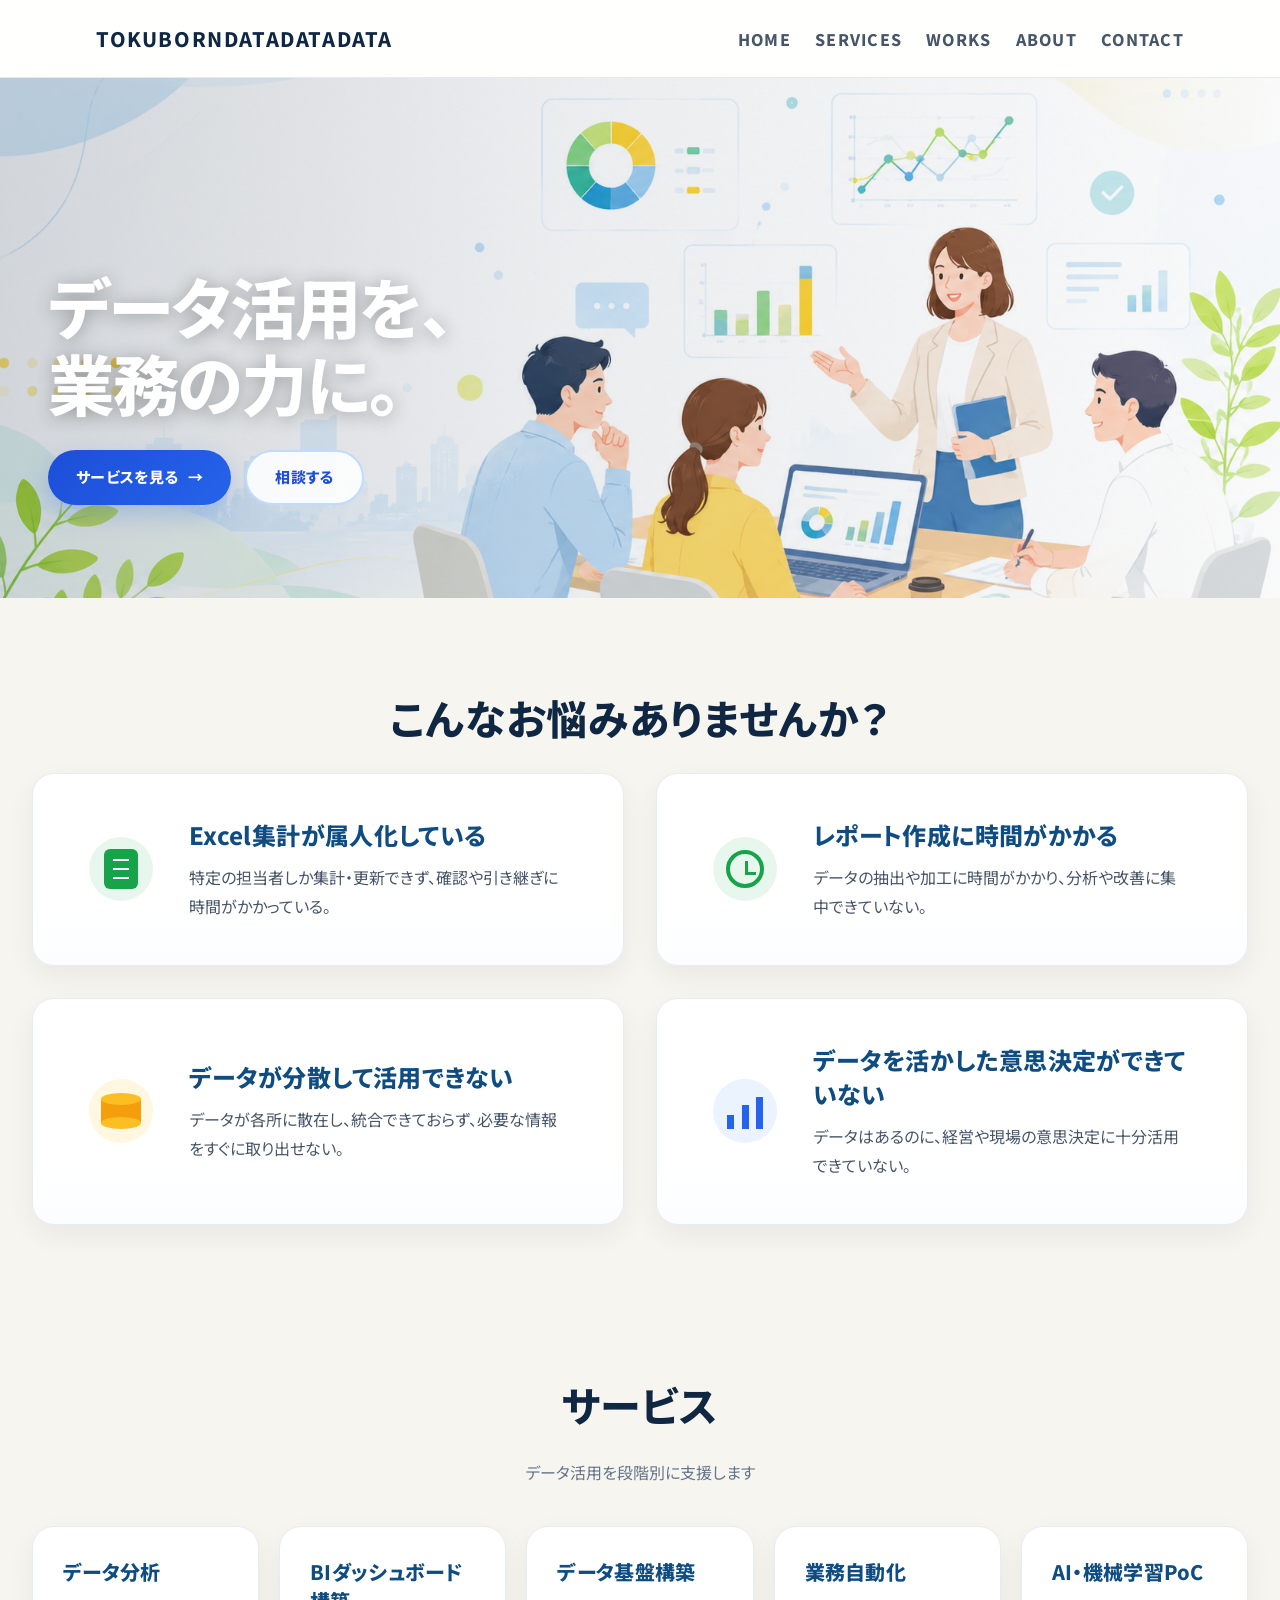
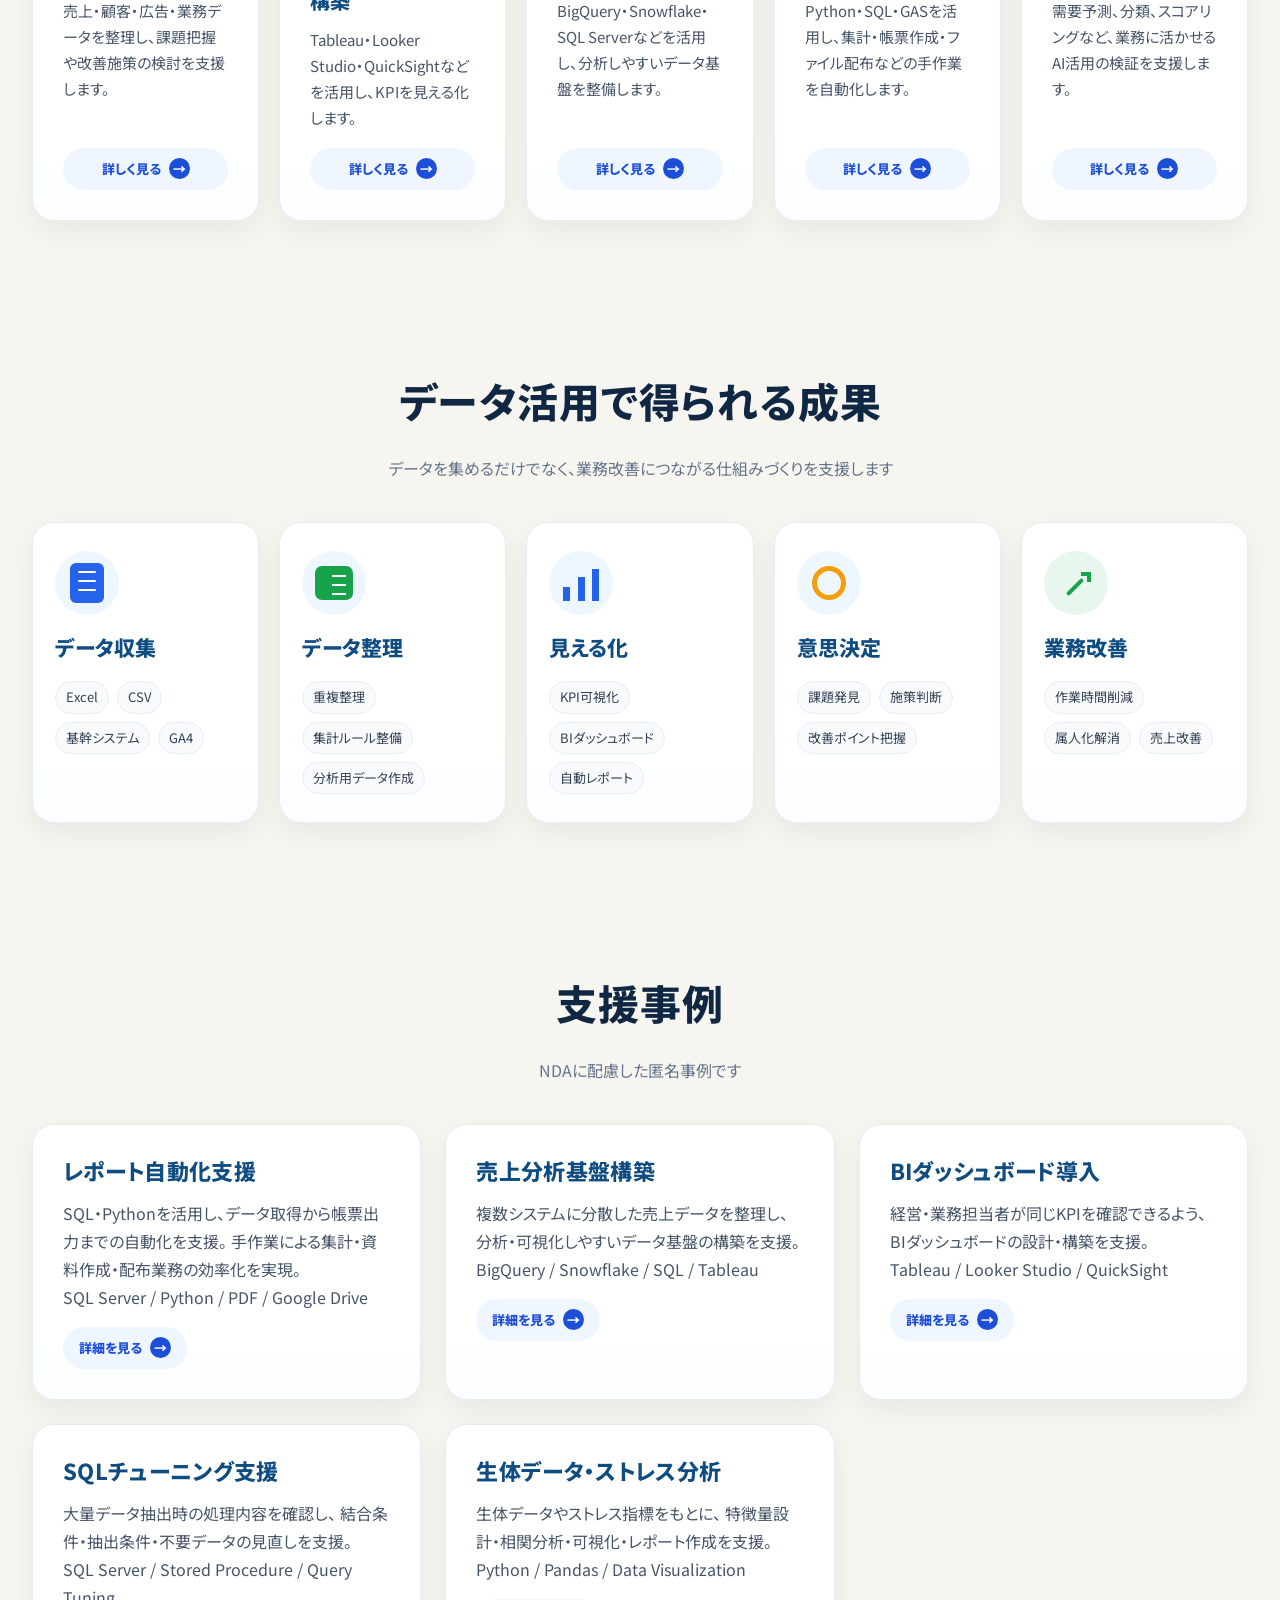
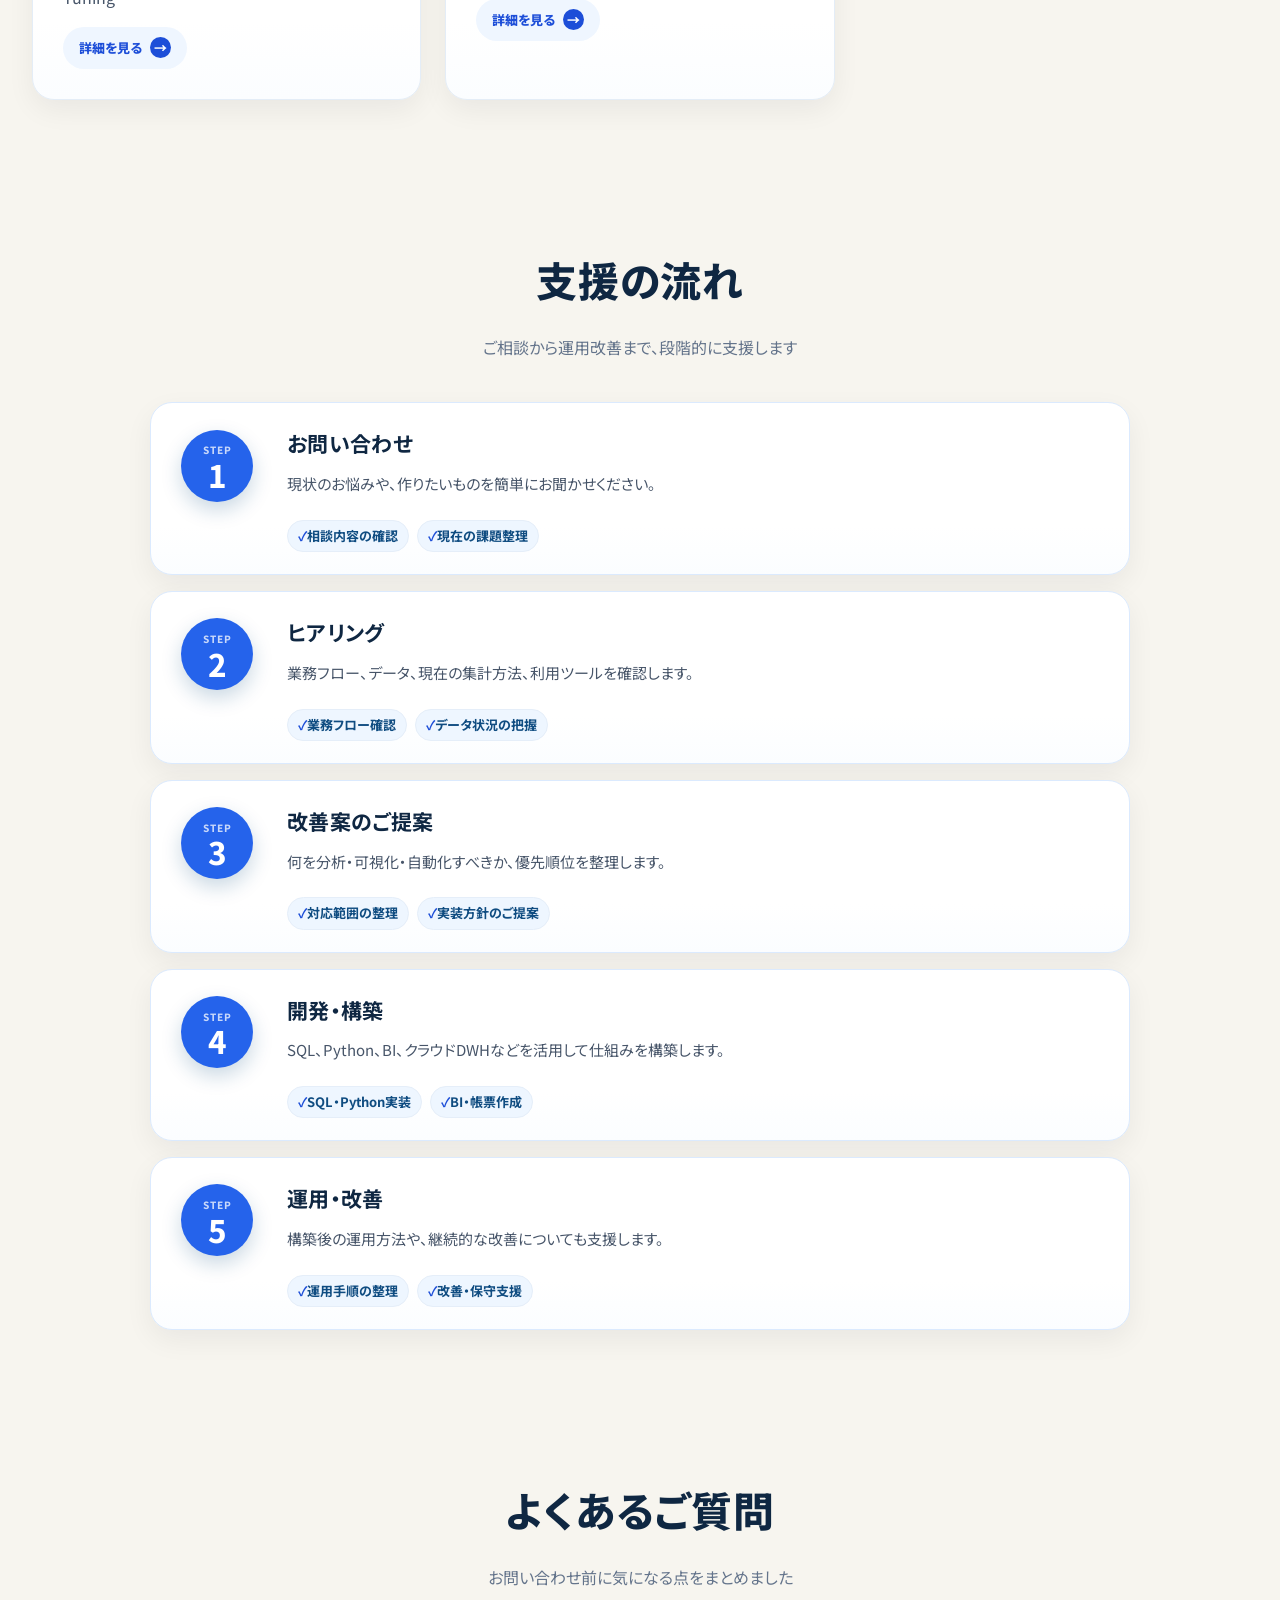
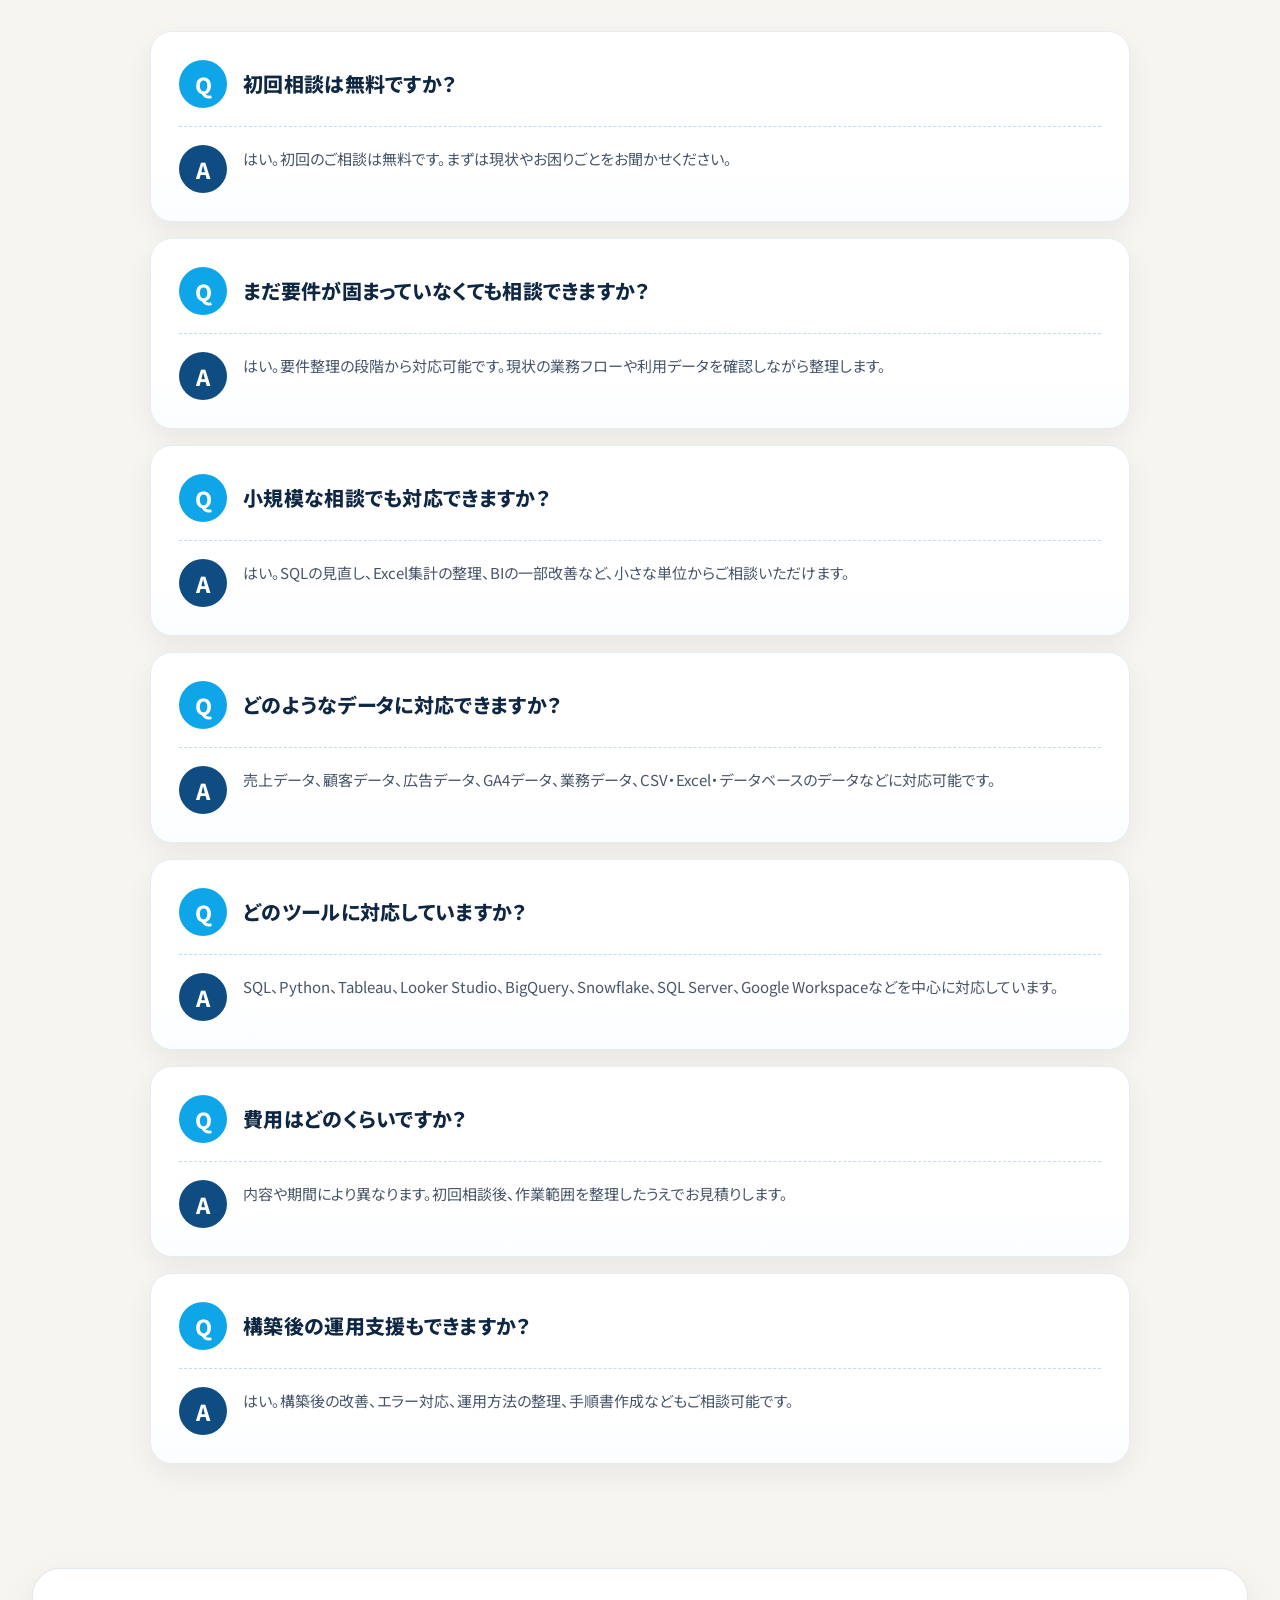
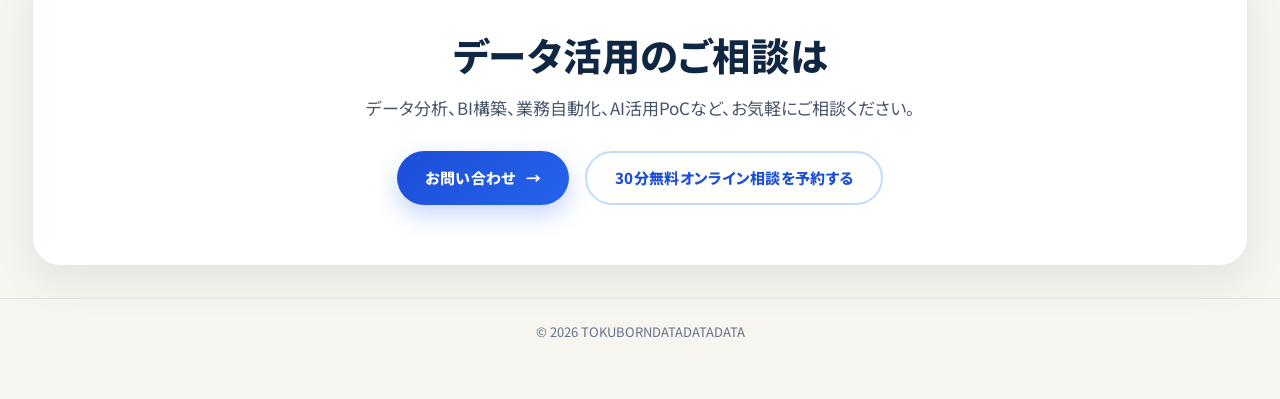
<file: index.html>
<!DOCTYPE html>
<html lang="ja">
<head>
  <meta charset="UTF-8">
  <meta name="viewport" content="width=device-width, initial-scale=1.0">
  <title>TOKUBORNDATADATADATA - データ分析・BI・AI活用支援</title>
  <link rel="preconnect" href="https://fonts.googleapis.com">
  <link rel="preconnect" href="https://fonts.gstatic.com" crossorigin>
  <link href="https://fonts.googleapis.com/css2?family=Noto+Sans+JP:wght@400;500;700&display=swap" rel="stylesheet">
  <link rel="stylesheet" href="css/style.css?v=15">
  </head>


<body>

<header class="header">
  <div class="header-inner">
    <div class="logo">TOKUBORNDATADATADATA</div>

    <button id="menu-toggle" class="menu-toggle" aria-expanded="false" aria-controls="nav" aria-label="メニュー">☰</button>

    <nav id="nav">
      <a href="./index.html">HOME</a>
      <a href="./services/index.html">SERVICES</a>
      <a href="./works/index.html">WORKS</a>
      <a href="./about/index.html">ABOUT</a>
      <a href="./contact/index.html">CONTACT</a>
    </nav>
  </div>
</header>

<!-- ===== ファーストビュー ===== -->
<section class="hero hero-with-image">
  <img src="images/hero-consulting.png"
       alt="データ分析コンサルティングの打ち合わせ風景"
       class="hero-image">

  <div class="hero-content">
   <h1>
  データ活用を、<br>
  業務の力に。
  </h1>

    <div class="hero-buttons">
      <a href="./services/index.html" class="btn primary">サービスを見る</a>
      <a href="./contact/index.html" class="btn secondary">相談する</a>
    </div>
  </div>
</section>

<!-- ===== 課題提起 ===== -->
<section class="section issues">
  <h2 class="section-title">
    こんなお悩み<span class="sp-br"><br></span>ありませんか？
  </h2>

  <div class="issues-grid issues-grid-icon">

    <div class="issue-card issue-card-with-icon">
      <div class="problem-icon spreadsheet-icon">
        <span></span>
      </div>
      <div>
        <h3>Excel集計が属人化している</h3>
        <p>特定の担当者しか集計・更新できず、確認や引き継ぎに時間がかかっている。</p>
      </div>
    </div>

    <div class="issue-card issue-card-with-icon">
      <div class="problem-icon time-icon">
        <span></span>
      </div>
      <div>
        <h3>レポート作成に時間がかかる</h3>
        <p>データの抽出や加工に時間がかかり、分析や改善に集中できていない。</p>
      </div>
    </div>

    <div class="issue-card issue-card-with-icon">
      <div class="problem-icon database-icon">
        <span></span>
      </div>
      <div>
        <h3>データが分散して活用できない</h3>
        <p>データが各所に散在し、統合できておらず、必要な情報をすぐに取り出せない。</p>
      </div>
    </div>

    <div class="issue-card issue-card-with-icon">
      <div class="problem-icon chart-icon">
        <span></span>
      </div>
      <div>
        <h3>データを活かした意思決定ができていない</h3>
        <p>データはあるのに、経営や現場の意思決定に十分活用できていない。</p>
      </div>
    </div>

  </div>
</section>

  <!-- ===== サービス概要 ===== -->
  <section class="section services-overview">
    <h2>サービス</h2>
    <p class="section-subtitle">データ活用を段階別に支援します</p>
    <div class="services-grid">
      <div class="service-card">
        <h3>データ分析</h3>
        <p>売上・顧客・広告・業務データを整理し、課題把握や改善施策の検討を支援します。</p>
        <a href="./services/analytics.html" class="card-link">詳しく見る</a>
      </div>
      <div class="service-card">
        <h3>BIダッシュボード構築</h3>
        <p>Tableau・Looker Studio・QuickSightなどを活用し、KPIを見える化します。</p>
        <a href="./services/bi.html" class="card-link">詳しく見る</a>
      </div>
      <div class="service-card">
        <h3>データ基盤構築</h3>
        <p>BigQuery・Snowflake・SQL Serverなどを活用し、分析しやすいデータ基盤を整備します。</p>
        <a href="./services/platform.html" class="card-link">詳しく見る</a>
      </div>
      <div class="service-card">
        <h3>業務自動化</h3>
        <p>Python・SQL・GASを活用し、集計・帳票作成・ファイル配布などの手作業を自動化します。</p>
        <a href="./services/automation.html" class="card-link">詳しく見る</a>
      </div>
      <div class="service-card">
        <h3>AI・機械学習PoC</h3>
        <p>需要予測、分類、スコアリングなど、業務に活かせるAI活用の検証を支援します。</p>
        <a href="./services/ai.html" class="card-link">詳しく見る</a>
      </div>
    </div>
  </section>
<!-- ===== お客様が得られる成果 ===== -->
<section class="section business-flow">
  <h2 class="section-title">
    データ活用で<span class="sp-br"><br></span>得られる成果
  </h2>

  <p class="section-subtitle">
    データを集めるだけでなく、業務改善につながる仕組みづくりを支援します
  </p>

  <div class="flow-container">

    <div class="flow-step">
      <div class="step-header">
        <div class="step-icon collect-icon">
          <span>
            <i></i>
            <i></i>
            <i></i>
          </span>
        </div>
        <div class="step-title">データ収集</div>
      </div>
      <div class="step-points">
        <div class="step-point">Excel</div>
        <div class="step-point">CSV</div>
        <div class="step-point">基幹システム</div>
        <div class="step-point">GA4</div>
      </div>
    </div>

    <div class="flow-step">
      <div class="step-header">
        <div class="step-icon arrange-icon"><span></span></div>
        <div class="step-title">データ整理</div>
      </div>
      <div class="step-points">
        <div class="step-point">重複整理</div>
        <div class="step-point">集計ルール整備</div>
        <div class="step-point">分析用データ作成</div>
      </div>
    </div>

    <div class="flow-step">
      <div class="step-header">
        <div class="step-icon visualize-icon"><span></span></div>
        <div class="step-title">見える化</div>
      </div>
      <div class="step-points">
        <div class="step-point">KPI可視化</div>
        <div class="step-point">BIダッシュボード</div>
        <div class="step-point">自動レポート</div>
      </div>
    </div>

    <div class="flow-step">
      <div class="step-header">
        <div class="step-icon decision-icon"><span></span></div>
        <div class="step-title">意思決定</div>
      </div>
      <div class="step-points">
        <div class="step-point">課題発見</div>
        <div class="step-point">施策判断</div>
        <div class="step-point">改善ポイント把握</div>
      </div>
    </div>

<div class="flow-step">
  <div class="step-header">

    <div class="step-icon improve-icon">
      <span class="improve-up">
        <i class="arrow-line"></i>
        <i class="arrow-head"></i>
      </span>
    </div>

    <div class="step-title">業務改善</div>

  </div>

  <div class="step-points">
    <div class="step-point">作業時間削減</div>
    <div class="step-point">属人化解消</div>
    <div class="step-point">売上改善</div>
  </div>
</div>
</section>

  <!-- ===== 支援事例 ===== -->
  <section class="section case-studies">
    <h2>支援事例</h2>
    <p class="section-subtitle">NDAに配慮した匿名事例です</p>

    <div class="cases-grid">
      <div class="case-card">
        <h3>レポート自動化支援</h3>
        <p>
          SQL・Pythonを活用し、データ取得から帳票出力までの自動化を支援。
          手作業による集計・資料作成・配布業務の効率化を実現。
        </p>
        <p class="tech">SQL Server / Python / PDF / Google Drive</p>
        <a href="./works/index.html" class="card-link">詳細を見る </a>
      </div>

      <div class="case-card">
        <h3>売上分析基盤構築</h3>
        <p>
          複数システムに分散した売上データを整理し、
          分析・可視化しやすいデータ基盤の構築を支援。
        </p>
        <p class="tech">BigQuery / Snowflake / SQL / Tableau</p>
        <a href="./works/index.html" class="card-link">詳細を見る </a>
      </div>

      <div class="case-card">
        <h3>BIダッシュボード導入</h3>
        <p>
          経営・業務担当者が同じKPIを確認できるよう、
          BIダッシュボードの設計・構築を支援。
        </p>
        <p class="tech">Tableau / Looker Studio / QuickSight</p>
        <a href="./works/index.html" class="card-link">詳細を見る </a>
      </div>

      <div class="case-card">
        <h3>SQLチューニング支援</h3>
        <p>
          大量データ抽出時の処理内容を確認し、
          結合条件・抽出条件・不要データの見直しを支援。
        </p>
        <p class="tech">SQL Server / Stored Procedure / Query Tuning</p>
        <a href="./works/index.html" class="card-link">詳細を見る </a>
      </div>

      <div class="case-card">
        <h3>生体データ・ストレス分析</h3>
        <p>
          生体データやストレス指標をもとに、
          特徴量設計・相関分析・可視化・レポート作成を支援。
        </p>
        <p class="tech">Python / Pandas / Data Visualization</p>
        <a href="./works/index.html" class="card-link">詳細を見る </a>
      </div>
    </div>
  </section>

  
<!-- ===== 支援の流れ ===== -->
<section class="section support-flow">
  <h2>支援の流れ</h2>
  <p class="section-subtitle">ご相談から運用改善まで、段階的に支援します</p>

  <div class="story-flow">
    <div class="story-step">
      <div class="story-number">
        <span>STEP</span>
        <strong>1</strong>
      </div>
      <div class="story-content">
        <h3>お問い合わせ</h3>
        <p>現状のお悩みや、作りたいものを簡単にお聞かせください。</p>
      </div>
      <ul class="story-points">
        <li>相談内容の確認</li>
        <li>現在の課題整理</li>
      </ul>
    </div>

    <div class="story-step">
      <div class="story-number">
        <span>STEP</span>
        <strong>2</strong>
      </div>
      <div class="story-content">
        <h3>ヒアリング</h3>
        <p>業務フロー、データ、現在の集計方法、利用ツールを確認します。</p>
      </div>
      <ul class="story-points">
        <li>業務フロー確認</li>
        <li>データ状況の把握</li>
      </ul>
    </div>

    <div class="story-step">
      <div class="story-number">
        <span>STEP</span>
        <strong>3</strong>
      </div>
      <div class="story-content">
        <h3>改善案のご提案</h3>
        <p>何を分析・可視化・自動化すべきか、優先順位を整理します。</p>
      </div>
      <ul class="story-points">
        <li>対応範囲の整理</li>
        <li>実装方針のご提案</li>
      </ul>
    </div>

    <div class="story-step">
      <div class="story-number">
        <span>STEP</span>
        <strong>4</strong>
      </div>
      <div class="story-content">
        <h3>開発・構築</h3>
        <p>SQL、Python、BI、クラウドDWHなどを活用して仕組みを構築します。</p>
      </div>
      <ul class="story-points">
        <li>SQL・Python実装</li>
        <li>BI・帳票作成</li>
      </ul>
    </div>

    <div class="story-step">
      <div class="story-number">
        <span>STEP</span>
        <strong>5</strong>
      </div>
      <div class="story-content">
        <h3>運用・改善</h3>
        <p>構築後の運用方法や、継続的な改善についても支援します。</p>
      </div>
      <ul class="story-points">
        <li>運用手順の整理</li>
        <li>改善・保守支援</li>
      </ul>
    </div>
  </div>
</section>

<!-- ===== FAQ ===== -->
<section class="section faq">
  <h2>よくあるご質問</h2>
  <p class="section-subtitle">お問い合わせ前に気になる点をまとめました</p>

  <div class="faq-items">

    <div class="faq-item">
      <div class="faq-question">
        <span class="faq-icon q">Q</span>
        <h3>初回相談は無料ですか？</h3>
      </div>
      <div class="faq-answer">
        <span class="faq-icon a">A</span>
        <p>はい。初回のご相談は無料です。まずは現状やお困りごとをお聞かせください。</p>
      </div>
    </div>

    <div class="faq-item">
      <div class="faq-question">
        <span class="faq-icon q">Q</span>
        <h3>まだ要件が固まっていなくても相談できますか？</h3>
      </div>
      <div class="faq-answer">
        <span class="faq-icon a">A</span>
        <p>はい。要件整理の段階から対応可能です。現状の業務フローや利用データを確認しながら整理します。</p>
      </div>
    </div>

    <div class="faq-item">
      <div class="faq-question">
        <span class="faq-icon q">Q</span>
        <h3>小規模な相談でも対応できますか？</h3>
      </div>
      <div class="faq-answer">
        <span class="faq-icon a">A</span>
        <p>はい。SQLの見直し、Excel集計の整理、BIの一部改善など、小さな単位からご相談いただけます。</p>
      </div>
    </div>

    <div class="faq-item">
      <div class="faq-question">
        <span class="faq-icon q">Q</span>
        <h3>どのようなデータに対応できますか？</h3>
      </div>
      <div class="faq-answer">
        <span class="faq-icon a">A</span>
        <p>売上データ、顧客データ、広告データ、GA4データ、業務データ、CSV・Excel・データベースのデータなどに対応可能です。</p>
      </div>
    </div>

    <div class="faq-item">
      <div class="faq-question">
        <span class="faq-icon q">Q</span>
        <h3>どのツールに対応していますか？</h3>
      </div>
      <div class="faq-answer">
        <span class="faq-icon a">A</span>
        <p>SQL、Python、Tableau、Looker Studio、BigQuery、Snowflake、SQL Server、Google Workspaceなどを中心に対応しています。</p>
      </div>
    </div>

    <div class="faq-item">
      <div class="faq-question">
        <span class="faq-icon q">Q</span>
        <h3>費用はどのくらいですか？</h3>
      </div>
      <div class="faq-answer">
        <span class="faq-icon a">A</span>
        <p>内容や期間により異なります。初回相談後、作業範囲を整理したうえでお見積りします。</p>
      </div>
    </div>

    <div class="faq-item">
      <div class="faq-question">
        <span class="faq-icon q">Q</span>
        <h3>構築後の運用支援もできますか？</h3>
      </div>
      <div class="faq-answer">
        <span class="faq-icon a">A</span>
        <p>はい。構築後の改善、エラー対応、運用方法の整理、手順書作成などもご相談可能です。</p>
      </div>
    </div>

  </div>
</section>

   <!-- ===== お問い合わせCTA ===== -->
  <section class="section contact-cta">
  <h2>データ活用のご相談は</h2>
  <p>データ分析、BI構築、業務自動化、AI活用PoCなど、お気軽にご相談ください。</p>

  <div class="contact-buttons">
    <a href="./contact/index.html" class="btn primary">お問い合わせ</a>

    <a href="https://calendar.app.google/4MrVuRrMgLkkvag8A"
       class="btn secondary"
       target="_blank"
       rel="noopener noreferrer">
      30分無料オンライン相談を予約する
    </a>
  </div>
</section>

  <footer>
    <p>&copy; 2026 TOKUBORNDATADATADATA</p>
  </footer>

  <script src="./js/script.js"></script>

</body>
</html>
</file>
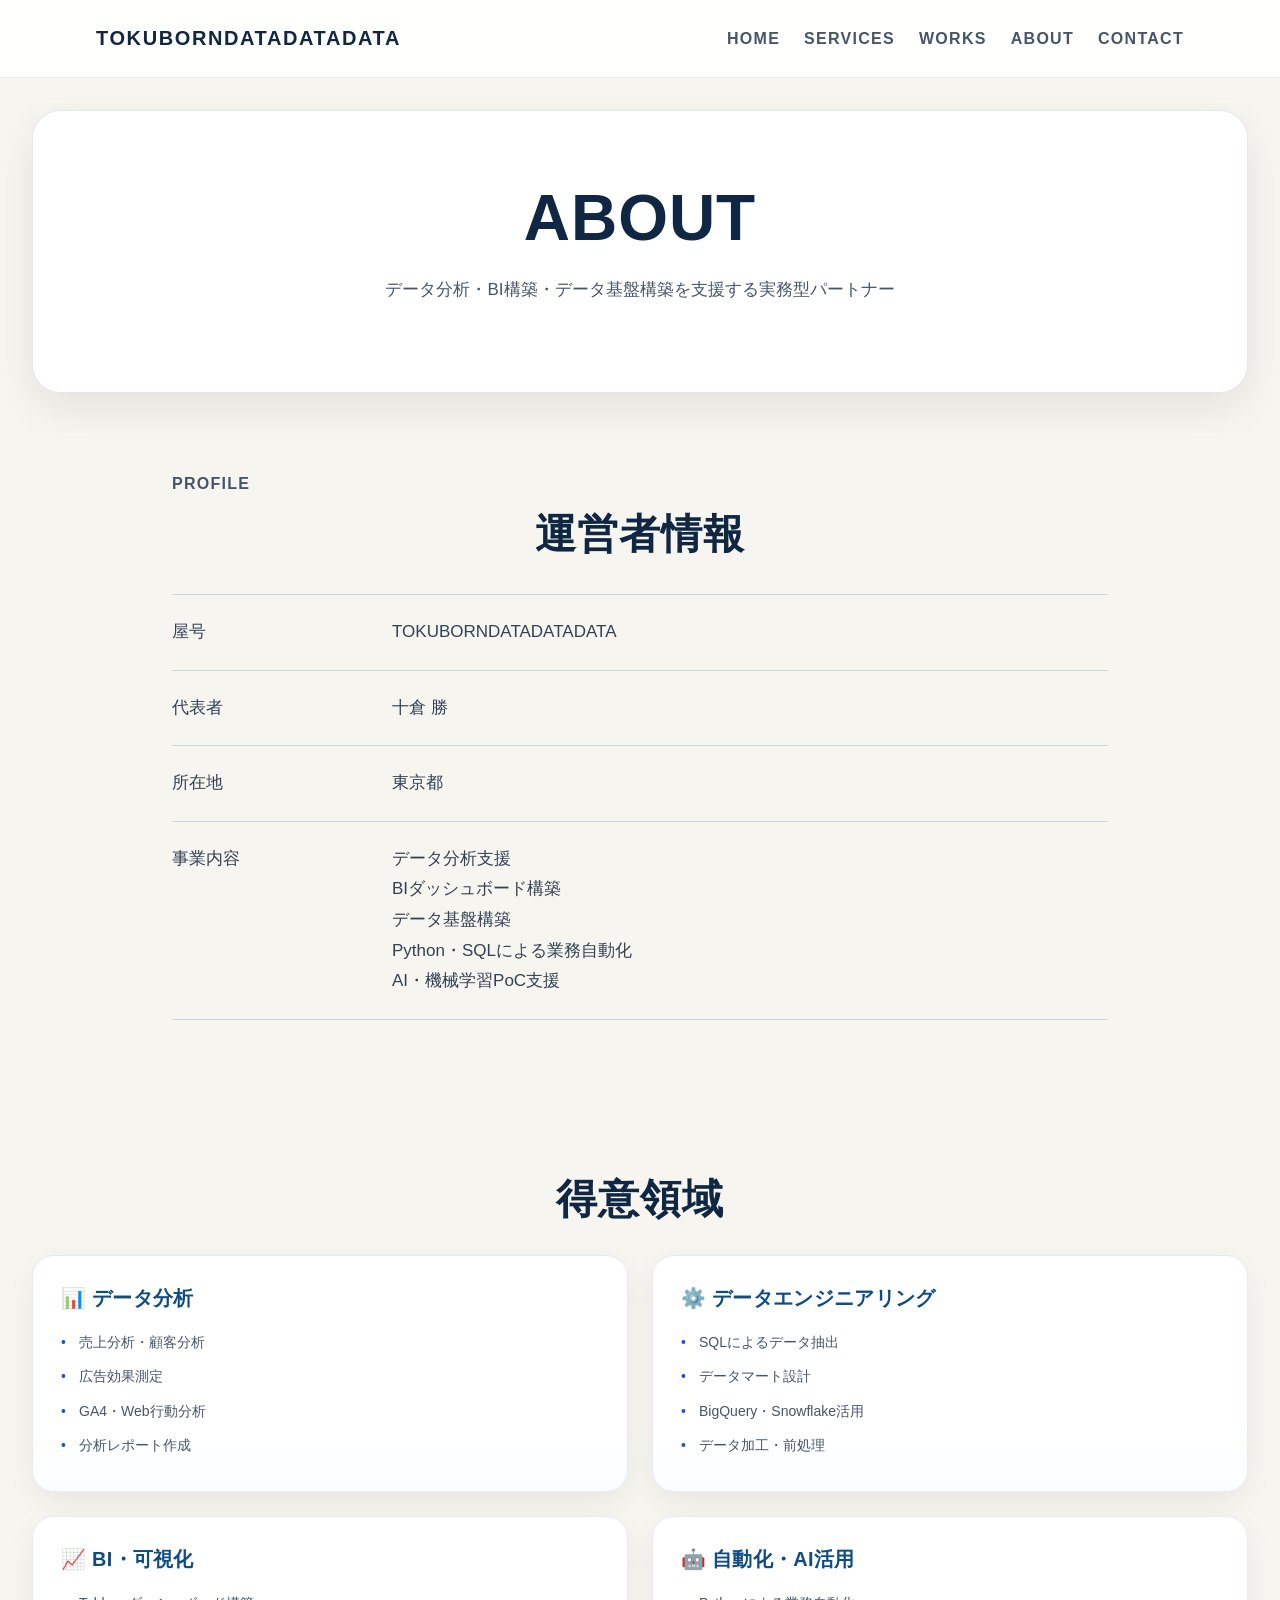
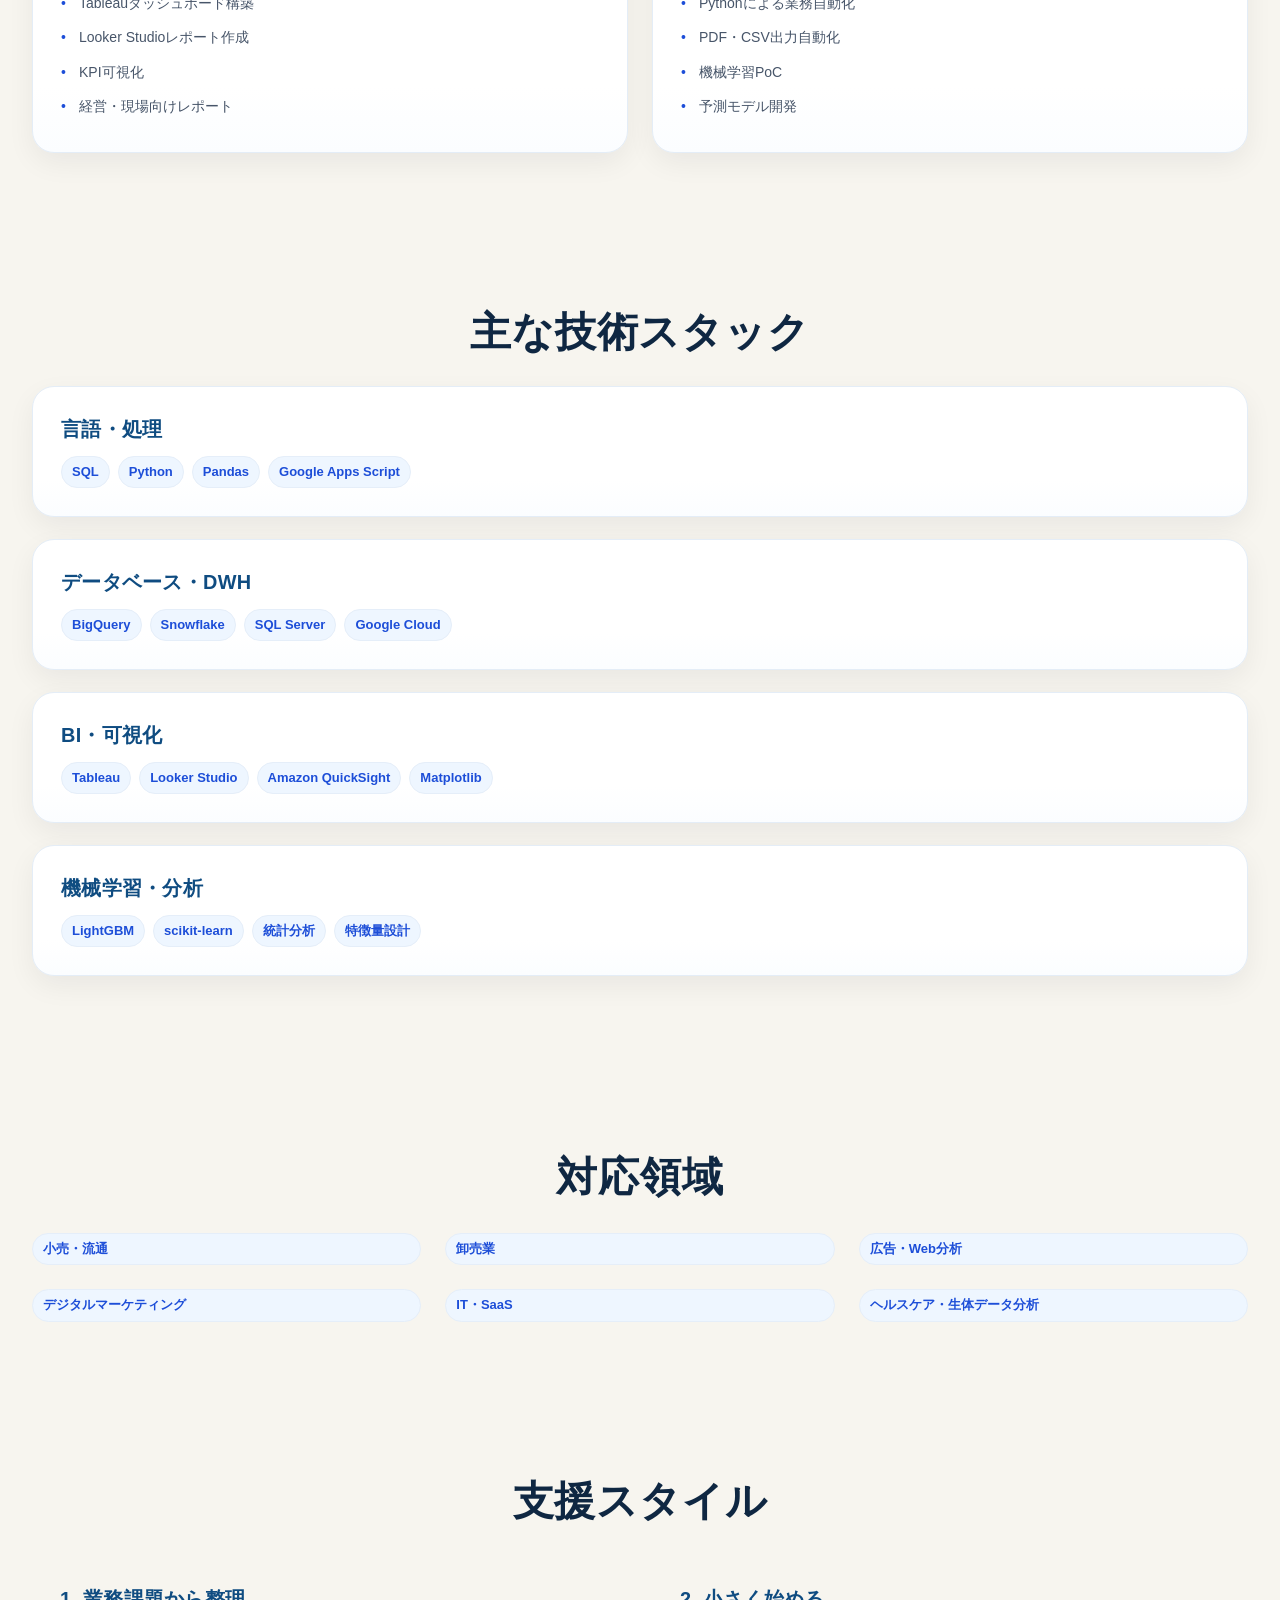
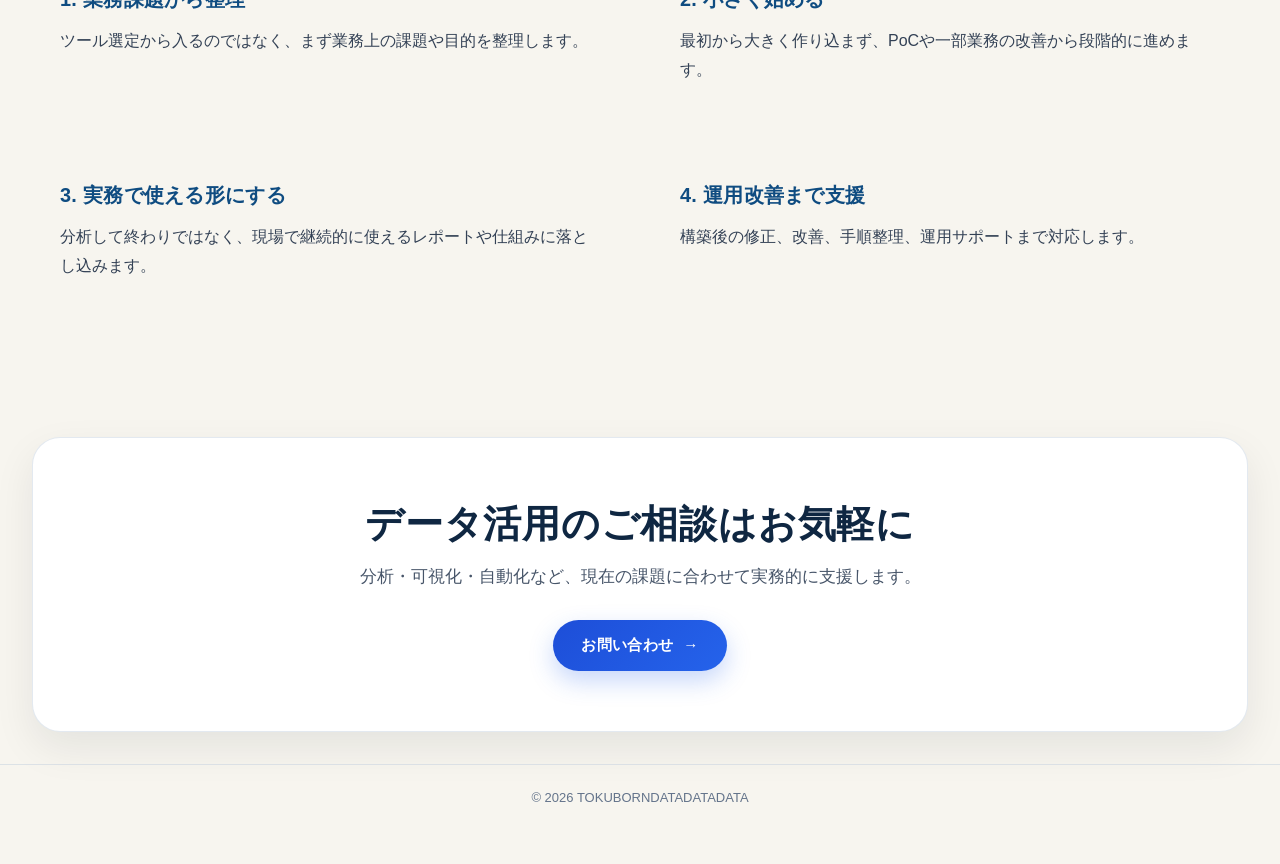
<file: about/index.html>
<!DOCTYPE html>
<html lang="ja">
<head>
  <meta charset="UTF-8">
  <meta name="viewport" content="width=device-width, initial-scale=1.0">
  <title>ABOUT- TOKUBORNDATADATADATA</title>
  <link rel="stylesheet" href="../css/style.css?v=10">
</head>

<body>

<header class="header">
  <div class="header-inner">
    <div class="logo">TOKUBORNDATADATADATA</div>

    <button id="menu-toggle" class="menu-toggle" aria-expanded="false" aria-controls="nav" aria-label="メニュー">☰</button>

<nav id="nav">
      <a href="../index.html">HOME</a>
      <a href="../services/index.html">SERVICES</a>
      <a href="../works/index.html">WORKS</a>
      <a href="../about/index.html">ABOUT</a>
      <a href="../contact/index.html">CONTACT</a>
    </nav>
  </div>
</header>

  <section class="page-hero ABOUT-hero">
    <h1>ABOUT</h1>
    <p>データ分析・BI構築・データ基盤構築を支援する実務型パートナー</p>
  </section>
  
  <section class="section profile-info">
  <p class="section-label">PROFILE</p>
  <h2>運営者情報</h2>

  <div class="profile-table">
    <div class="profile-row">
      <div class="profile-label">屋号</div>
      <div class="profile-value">TOKUBORNDATADATADATA</div>
    </div>

    <div class="profile-row">
      <div class="profile-label">代表者</div>
      <div class="profile-value">十倉 勝</div>
    </div>

    <div class="profile-row">
      <div class="profile-label">所在地</div>
      <div class="profile-value">東京都</div>
    </div>

    <div class="profile-row">
      <div class="profile-label">事業内容</div>
      <div class="profile-value">
        データ分析支援<br>
        BIダッシュボード構築<br>
        データ基盤構築<br>
        Python・SQLによる業務自動化<br>
        AI・機械学習PoC支援
      </div>
    </div>
  </div>
</section>
  
  <section class="section skills">
    <h2>得意領域</h2>
    <div class="skills-grid">
      <div class="skill-category">
        <h3>📊 データ分析</h3>
        <ul>
          <li>売上分析・顧客分析</li>
          <li>広告効果測定</li>
          <li>GA4・Web行動分析</li>
          <li>分析レポート作成</li>
        </ul>
      </div>

      <div class="skill-category">
        <h3>⚙️ データエンジニアリング</h3>
        <ul>
          <li>SQLによるデータ抽出</li>
          <li>データマート設計</li>
          <li>BigQuery・Snowflake活用</li>
          <li>データ加工・前処理</li>
        </ul>
      </div>

      <div class="skill-category">
        <h3>📈 BI・可視化</h3>
        <ul>
          <li>Tableauダッシュボード構築</li>
          <li>Looker Studioレポート作成</li>
          <li>KPI可視化</li>
          <li>経営・現場向けレポート</li>
        </ul>
      </div>

      <div class="skill-category">
        <h3>🤖 自動化・AI活用</h3>
        <ul>
          <li>Pythonによる業務自動化</li>
          <li>PDF・CSV出力自動化</li>
          <li>機械学習PoC</li>
          <li>予測モデル開発</li>
        </ul>
      </div>
    </div>
  </section>

  <section class="section tech-stack">
    <h2>主な技術スタック</h2>

    <div class="tech-category">
      <h3>言語・処理</h3>
      <div class="tech-tags">
        <span class="tech-tag">SQL</span>
        <span class="tech-tag">Python</span>
        <span class="tech-tag">Pandas</span>
        <span class="tech-tag">Google Apps Script</span>
      </div>
    </div>

    <div class="tech-category">
      <h3>データベース・DWH</h3>
      <div class="tech-tags">
        <span class="tech-tag">BigQuery</span>
        <span class="tech-tag">Snowflake</span>
        <span class="tech-tag">SQL Server</span>
        <span class="tech-tag">Google Cloud</span>
      </div>
    </div>

    <div class="tech-category">
      <h3>BI・可視化</h3>
      <div class="tech-tags">
        <span class="tech-tag">Tableau</span>
        <span class="tech-tag">Looker Studio</span>
        <span class="tech-tag">Amazon QuickSight</span>
        <span class="tech-tag">Matplotlib</span>
      </div>
    </div>

    <div class="tech-category">
      <h3>機械学習・分析</h3>
      <div class="tech-tags">
        <span class="tech-tag">LightGBM</span>
        <span class="tech-tag">scikit-learn</span>
        <span class="tech-tag">統計分析</span>
        <span class="tech-tag">特徴量設計</span>
      </div>
    </div>
  </section>

  <section class="section industries">
    <h2>対応領域</h2>
    <div class="industries-grid">
      <div class="industry-item">小売・流通</div>
      <div class="industry-item">卸売業</div>
      <div class="industry-item">広告・Web分析</div>
      <div class="industry-item">デジタルマーケティング</div>
      <div class="industry-item">IT・SaaS</div>
      <div class="industry-item">ヘルスケア・生体データ分析</div>
    </div>
  </section>

  <section class="section approach">
    <h2>支援スタイル</h2>
    <div class="approach-list">
      <div class="approach-item">
        <h3>1. 業務課題から整理</h3>
        <p>ツール選定から入るのではなく、まず業務上の課題や目的を整理します。</p>
      </div>
      <div class="approach-item">
        <h3>2. 小さく始める</h3>
        <p>最初から大きく作り込まず、PoCや一部業務の改善から段階的に進めます。</p>
      </div>
      <div class="approach-item">
        <h3>3. 実務で使える形にする</h3>
        <p>分析して終わりではなく、現場で継続的に使えるレポートや仕組みに落とし込みます。</p>
      </div>
      <div class="approach-item">
        <h3>4. 運用改善まで支援</h3>
        <p>構築後の修正、改善、手順整理、運用サポートまで対応します。</p>
      </div>
    </div>
  </section>

 <section class="section contact-cta">
  <h2>データ活用のご相談はお気軽に</h2>
  <p>分析・可視化・自動化など、現在の課題に合わせて実務的に支援します。</p>
  <a href="../contact/index.html" class="btn primary">お問い合わせ</a>
</section>

  <footer>
    <p>&copy; 2026 TOKUBORNDATADATADATA</p>
  </footer>

  <script src="../js/script.js"></script>

</body>
</html>
</file>
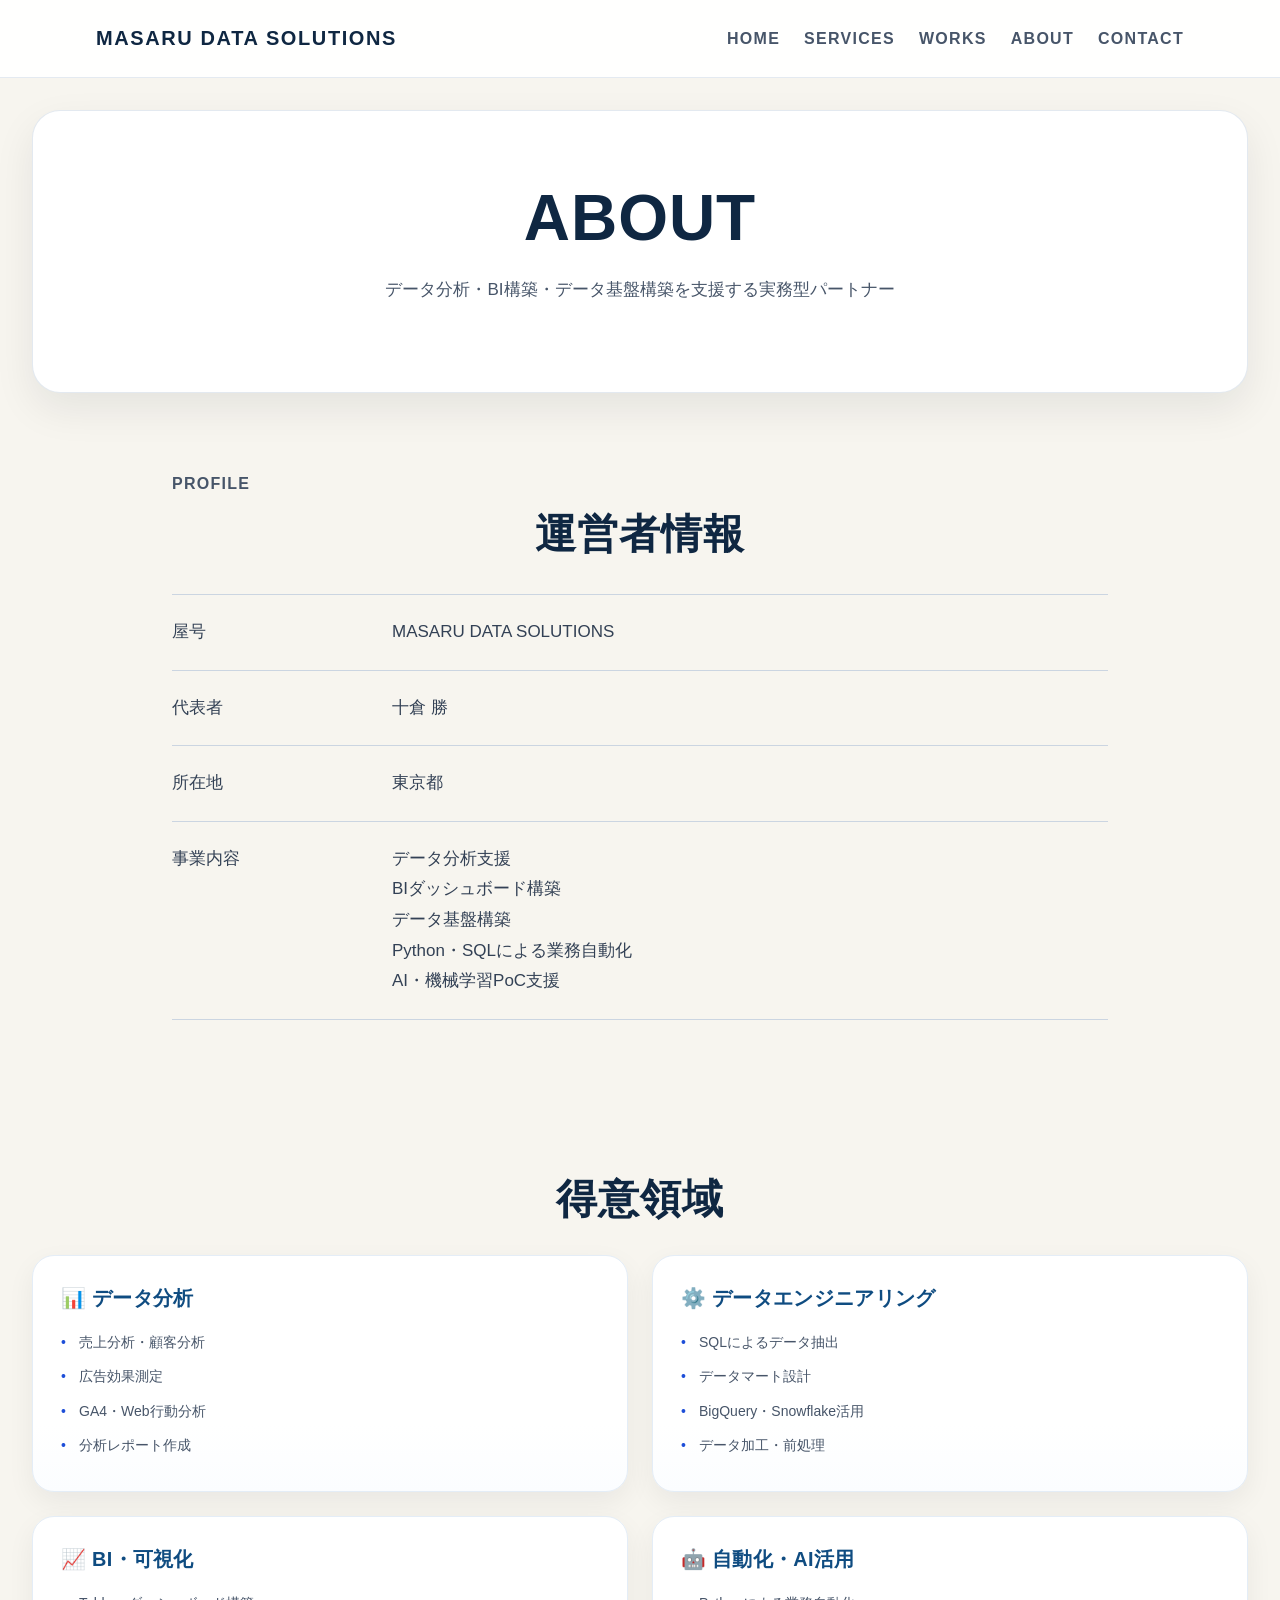
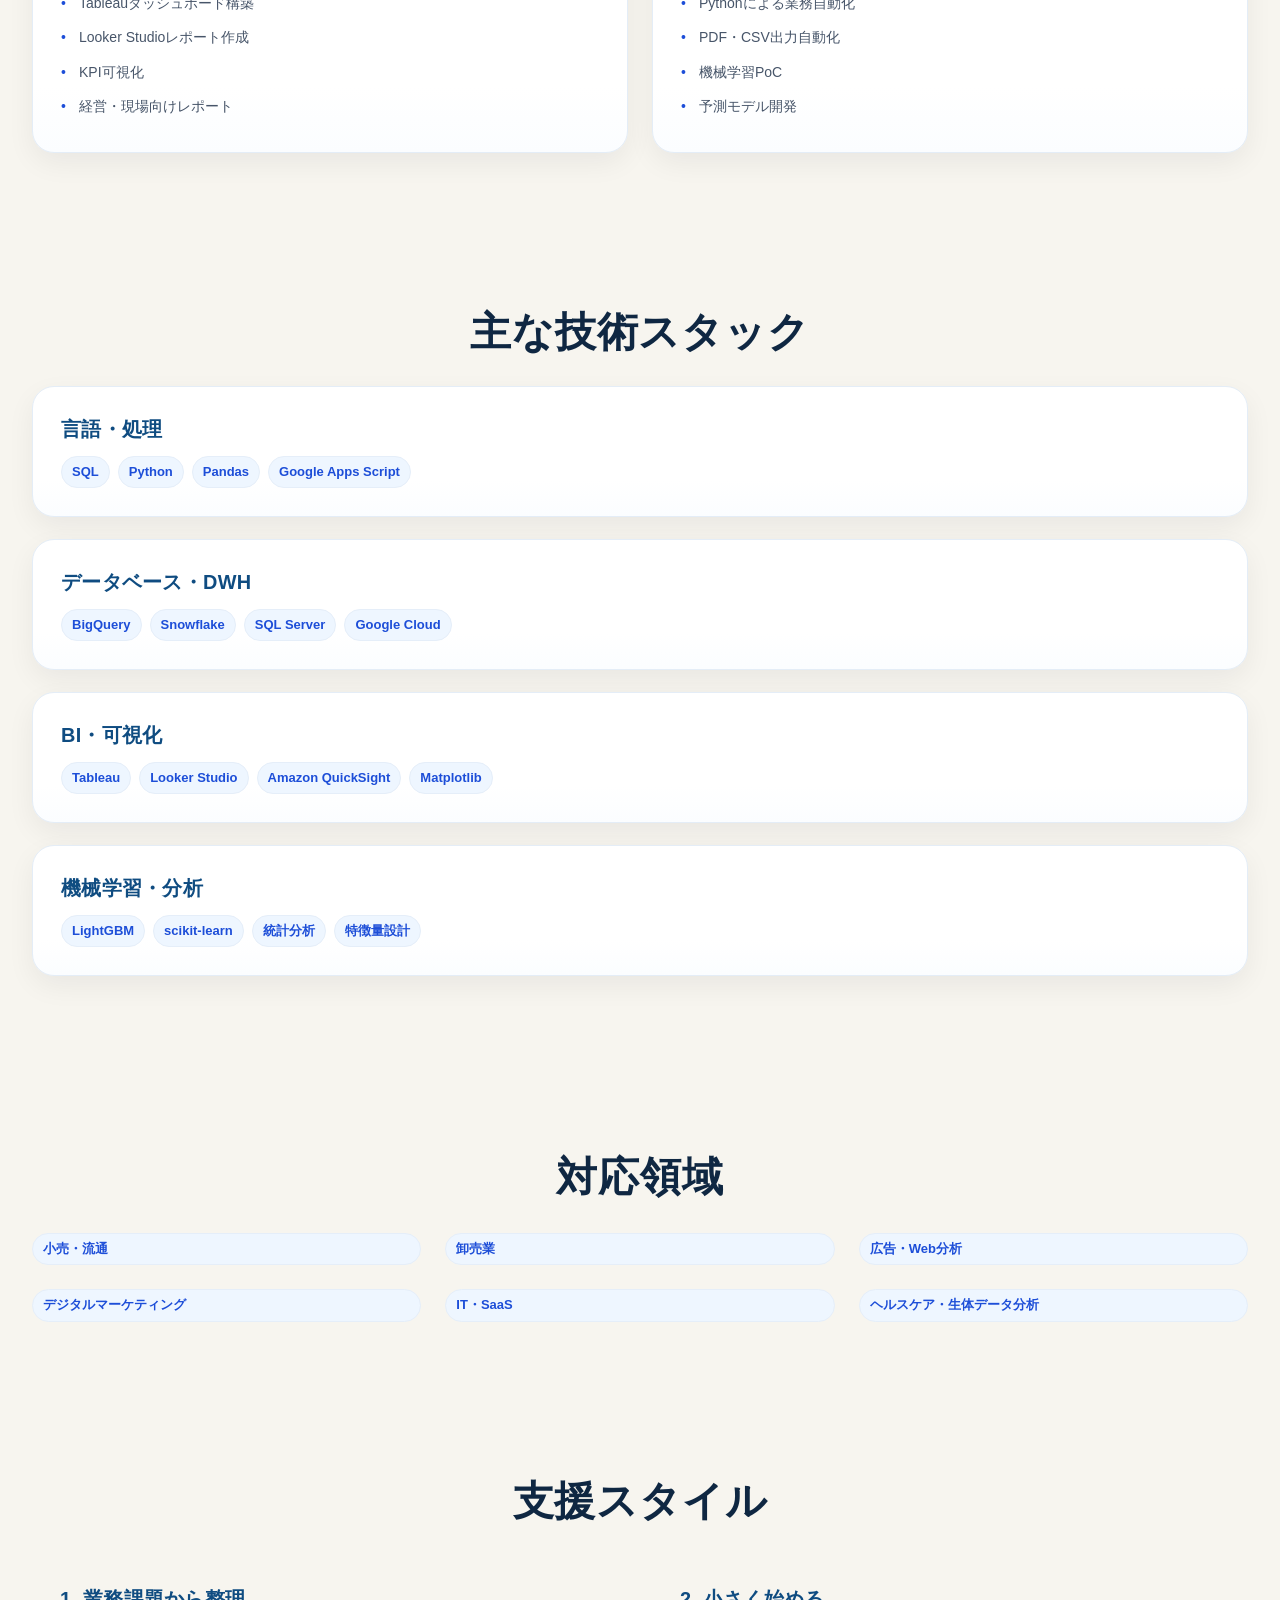
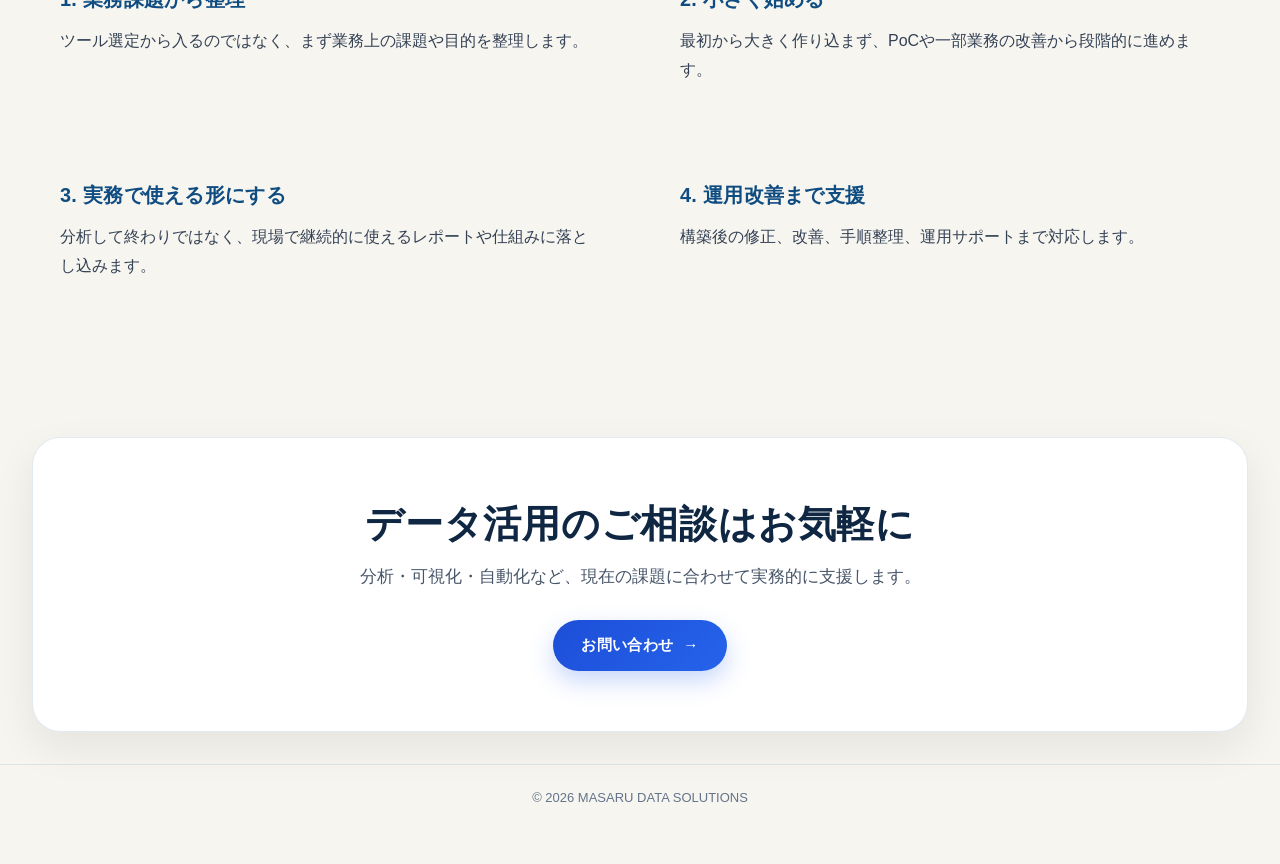
<file: ABOUT/index.html>
<!DOCTYPE html>
<html lang="ja">
<head>
  <meta charset="UTF-8">
  <meta name="viewport" content="width=device-width, initial-scale=1.0">
  <title>ABOUT- MASARU DATA SOLUTIONS</title>
  <link rel="stylesheet" href="../css/style.css?v=10">
</head>

<body>

<header class="header">
  <div class="header-inner">
    <div class="logo">MASARU DATA SOLUTIONS</div>

    <button id="menu-toggle" class="menu-toggle" aria-expanded="false" aria-controls="nav" aria-label="メニュー">☰</button>

<nav id="nav">
      <a href="../index.html">HOME</a>
      <a href="../services/index.html">SERVICES</a>
      <a href="../works/index.html">WORKS</a>
      <a href="../about/index.html">ABOUT</a>
      <a href="../contact/index.html">CONTACT</a>
    </nav>
  </div>
</header>

  <section class="page-hero ABOUT-hero">
    <h1>ABOUT</h1>
    <p>データ分析・BI構築・データ基盤構築を支援する実務型パートナー</p>
  </section>
  
  <section class="section profile-info">
  <p class="section-label">PROFILE</p>
  <h2>運営者情報</h2>

  <div class="profile-table">
    <div class="profile-row">
      <div class="profile-label">屋号</div>
      <div class="profile-value">MASARU DATA SOLUTIONS</div>
    </div>

    <div class="profile-row">
      <div class="profile-label">代表者</div>
      <div class="profile-value">十倉 勝</div>
    </div>

    <div class="profile-row">
      <div class="profile-label">所在地</div>
      <div class="profile-value">東京都</div>
    </div>

    <div class="profile-row">
      <div class="profile-label">事業内容</div>
      <div class="profile-value">
        データ分析支援<br>
        BIダッシュボード構築<br>
        データ基盤構築<br>
        Python・SQLによる業務自動化<br>
        AI・機械学習PoC支援
      </div>
    </div>
  </div>
</section>
  
  <section class="section skills">
    <h2>得意領域</h2>
    <div class="skills-grid">
      <div class="skill-category">
        <h3>📊 データ分析</h3>
        <ul>
          <li>売上分析・顧客分析</li>
          <li>広告効果測定</li>
          <li>GA4・Web行動分析</li>
          <li>分析レポート作成</li>
        </ul>
      </div>

      <div class="skill-category">
        <h3>⚙️ データエンジニアリング</h3>
        <ul>
          <li>SQLによるデータ抽出</li>
          <li>データマート設計</li>
          <li>BigQuery・Snowflake活用</li>
          <li>データ加工・前処理</li>
        </ul>
      </div>

      <div class="skill-category">
        <h3>📈 BI・可視化</h3>
        <ul>
          <li>Tableauダッシュボード構築</li>
          <li>Looker Studioレポート作成</li>
          <li>KPI可視化</li>
          <li>経営・現場向けレポート</li>
        </ul>
      </div>

      <div class="skill-category">
        <h3>🤖 自動化・AI活用</h3>
        <ul>
          <li>Pythonによる業務自動化</li>
          <li>PDF・CSV出力自動化</li>
          <li>機械学習PoC</li>
          <li>予測モデル開発</li>
        </ul>
      </div>
    </div>
  </section>

  <section class="section tech-stack">
    <h2>主な技術スタック</h2>

    <div class="tech-category">
      <h3>言語・処理</h3>
      <div class="tech-tags">
        <span class="tech-tag">SQL</span>
        <span class="tech-tag">Python</span>
        <span class="tech-tag">Pandas</span>
        <span class="tech-tag">Google Apps Script</span>
      </div>
    </div>

    <div class="tech-category">
      <h3>データベース・DWH</h3>
      <div class="tech-tags">
        <span class="tech-tag">BigQuery</span>
        <span class="tech-tag">Snowflake</span>
        <span class="tech-tag">SQL Server</span>
        <span class="tech-tag">Google Cloud</span>
      </div>
    </div>

    <div class="tech-category">
      <h3>BI・可視化</h3>
      <div class="tech-tags">
        <span class="tech-tag">Tableau</span>
        <span class="tech-tag">Looker Studio</span>
        <span class="tech-tag">Amazon QuickSight</span>
        <span class="tech-tag">Matplotlib</span>
      </div>
    </div>

    <div class="tech-category">
      <h3>機械学習・分析</h3>
      <div class="tech-tags">
        <span class="tech-tag">LightGBM</span>
        <span class="tech-tag">scikit-learn</span>
        <span class="tech-tag">統計分析</span>
        <span class="tech-tag">特徴量設計</span>
      </div>
    </div>
  </section>

  <section class="section industries">
    <h2>対応領域</h2>
    <div class="industries-grid">
      <div class="industry-item">小売・流通</div>
      <div class="industry-item">卸売業</div>
      <div class="industry-item">広告・Web分析</div>
      <div class="industry-item">デジタルマーケティング</div>
      <div class="industry-item">IT・SaaS</div>
      <div class="industry-item">ヘルスケア・生体データ分析</div>
    </div>
  </section>

  <section class="section approach">
    <h2>支援スタイル</h2>
    <div class="approach-list">
      <div class="approach-item">
        <h3>1. 業務課題から整理</h3>
        <p>ツール選定から入るのではなく、まず業務上の課題や目的を整理します。</p>
      </div>
      <div class="approach-item">
        <h3>2. 小さく始める</h3>
        <p>最初から大きく作り込まず、PoCや一部業務の改善から段階的に進めます。</p>
      </div>
      <div class="approach-item">
        <h3>3. 実務で使える形にする</h3>
        <p>分析して終わりではなく、現場で継続的に使えるレポートや仕組みに落とし込みます。</p>
      </div>
      <div class="approach-item">
        <h3>4. 運用改善まで支援</h3>
        <p>構築後の修正、改善、手順整理、運用サポートまで対応します。</p>
      </div>
    </div>
  </section>

 <section class="section contact-cta">
  <h2>データ活用のご相談はお気軽に</h2>
  <p>分析・可視化・自動化など、現在の課題に合わせて実務的に支援します。</p>
  <a href="../contact/index.html" class="btn primary">お問い合わせ</a>
</section>

  <footer>
    <p>&copy; 2026 MASARU DATA SOLUTIONS</p>
  </footer>

  <script src="../js/script.js"></script>

</body>
</html>
</file>
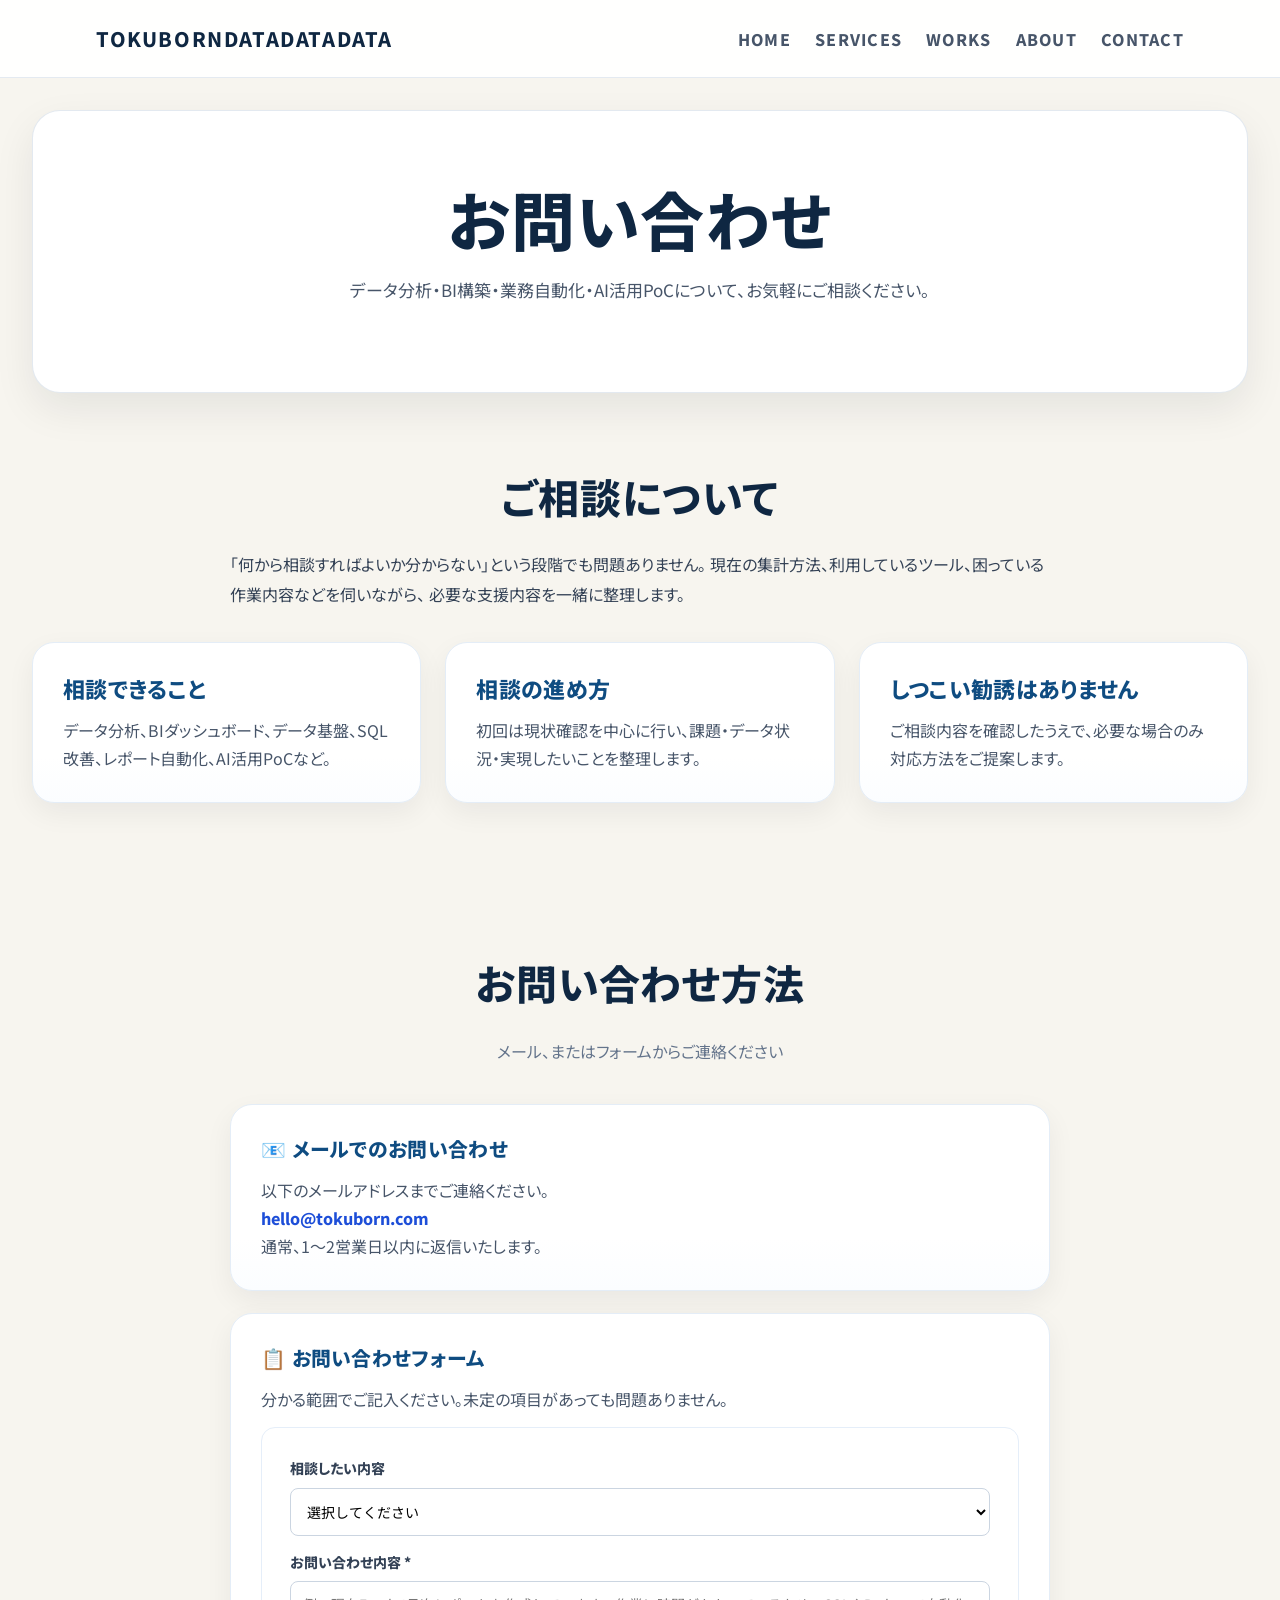
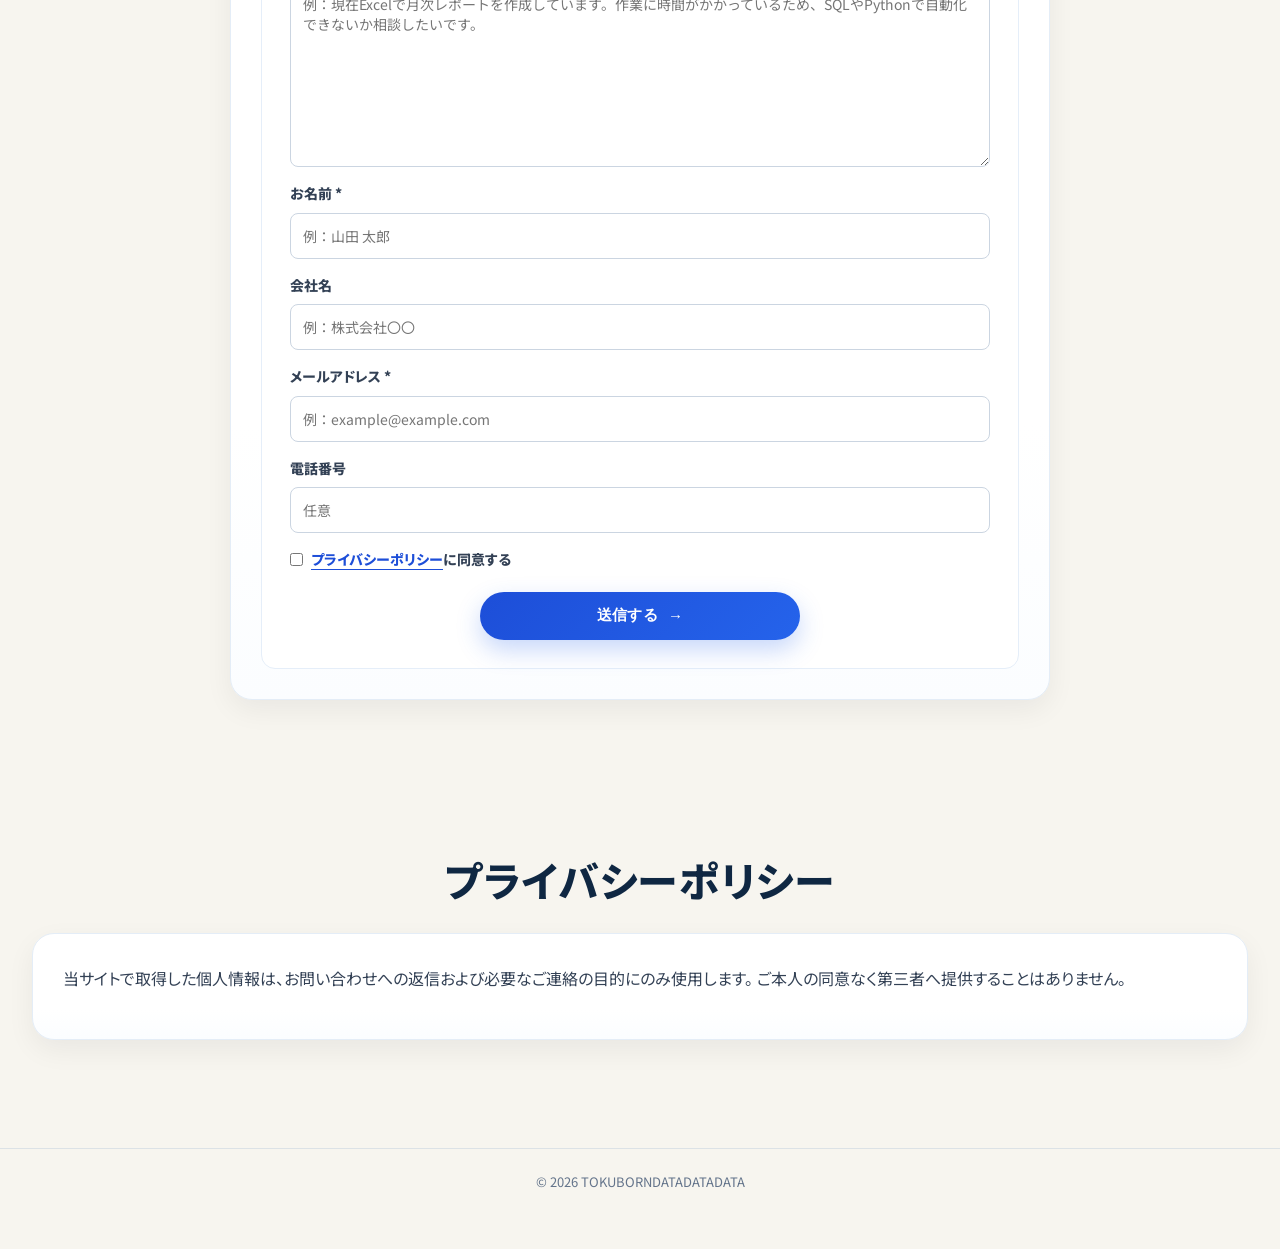
<file: contact/index.html>
<!DOCTYPE html>
<html lang="ja">
<head>
  <meta charset="UTF-8">
  <meta name="viewport" content="width=device-width, initial-scale=1.0">
  <title>お問い合わせ - TOKUBORNDATADATADATA</title>
  <link rel="preconnect" href="https://fonts.googleapis.com">
  <link rel="preconnect" href="https://fonts.gstatic.com" crossorigin>
  <link href="https://fonts.googleapis.com/css2?family=Noto+Sans+JP:wght@400;500;700&display=swap" rel="stylesheet">
  <link rel="stylesheet" href="../css/style.css?v=4">
</head>

<body>

  <header class="header">
  <div class="header-inner">
    <div class="logo">TOKUBORNDATADATADATA</div>

    <button id="menu-toggle" class="menu-toggle" aria-expanded="false" aria-controls="nav" aria-label="メニュー">☰</button>

    <nav id="nav">
      <a href="../index.html">HOME</a>
      <a href="../services/index.html">SERVICES</a>
      <a href="../works/index.html">WORKS</a>
      <a href="../about/index.html">ABOUT</a>
      <a href="../contact/index.html">CONTACT</a>
    </nav>
  </div>
</header>

  <!-- ===== ページタイトル ===== -->
  <section class="page-hero">
    <h1>お問い合わせ</h1>
    <p>データ分析・BI構築・業務自動化・AI活用PoCについて、お気軽にご相談ください。</p>
  </section>

  <!-- ===== はじめに ===== -->
  <section class="section contact-intro">
    <h2>ご相談について</h2>
    <p>
      「何から相談すればよいか分からない」という段階でも問題ありません。
      現在の集計方法、利用しているツール、困っている作業内容などを伺いながら、
      必要な支援内容を一緒に整理します。
    </p>

    <div class="cases-grid">
      <div class="case-card">
        <h3>相談できること</h3>
        <p>データ分析、BIダッシュボード、データ基盤、SQL改善、レポート自動化、AI活用PoCなど。</p>
      </div>

      <div class="case-card">
        <h3>相談の進め方</h3>
        <p>初回は現状確認を中心に行い、課題・データ状況・実現したいことを整理します。</p>
      </div>

      <div class="case-card">
        <h3>しつこい勧誘はありません</h3>
        <p>ご相談内容を確認したうえで、必要な場合のみ対応方法をご提案します。</p>
      </div>
    </div>
  </section>

  <!-- ===== お問い合わせ方法 ===== -->
  <section class="section contact-info">
    <h2>お問い合わせ方法</h2>
    <p class="section-subtitle">メール、またはフォームからご連絡ください</p>

    <div class="contact-methods">
      <div class="contact-method">
        <h3>📧 メールでのお問い合わせ</h3>
        <p>以下のメールアドレスまでご連絡ください。</p>
        <p class="contact-detail">
          <a href="mailto:hello@tokuborn.com">hello@tokuborn.com</a>
        </p>
        <p class="response-time">通常、1〜2営業日以内に返信いたします。</p>
      </div>

      <div class="contact-method">
        <h3>📋 お問い合わせフォーム</h3>
        <p>分かる範囲でご記入ください。未定の項目があっても問題ありません。</p>

        <div class="contact-form-container">
          <form id="contactForm" class="contact-form">

            <div class="form-group">
              <label for="service">相談したい内容</label>
              <select id="service" name="service">
                <option value="">選択してください</option>
                <option value="analytics">データ分析</option>
                <option value="bi">BIダッシュボード構築</option>
                <option value="platform">データ基盤構築</option>
                <option value="automation">業務自動化</option>
                <option value="sql">SQL改善・チューニング</option>
                <option value="ai">AI・機械学習PoC</option>
                <option value="not_sure">何を相談すればよいか分からない</option>
                <option value="other">その他</option>
              </select>
            </div>

            <div class="form-group">
              <label for="message">お問い合わせ内容 *</label>
              <textarea id="message" name="message" rows="8" required placeholder="例：現在Excelで月次レポートを作成しています。作業に時間がかかっているため、SQLやPythonで自動化できないか相談したいです。"></textarea>
            </div>

            <div class="form-group">
              <label for="name">お名前 *</label>
              <input type="text" id="name" name="name" required placeholder="例：山田 太郎">
            </div>

            <div class="form-group">
              <label for="company">会社名</label>
              <input type="text" id="company" name="company" placeholder="例：株式会社〇〇">
            </div>

            <div class="form-group">
              <label for="email">メールアドレス *</label>
              <input type="email" id="email" name="email" required placeholder="例：example@example.com">
            </div>

            <div class="form-group">
              <label for="phone">電話番号</label>
              <input type="tel" id="phone" name="phone" placeholder="任意">
            </div>

            <div class="form-group checkbox">
              <label>
                <input type="checkbox" name="privacy" required>
                <span><a href="#privacy-policy">プライバシーポリシー</a>に同意する</span>
              </label>
            </div>

            <button type="submit" class="btn primary">送信する</button>

          </form>
        </div>
      </div>
    </div>
  </section>

  <!-- ===== プライバシーポリシー ===== -->
  <section class="section" id="privacy-policy">
    <h2>プライバシーポリシー</h2>
    <div class="privacy-content">
      <p>
        当サイトで取得した個人情報は、お問い合わせへの返信および必要なご連絡の目的にのみ使用します。
        ご本人の同意なく第三者へ提供することはありません。
      </p>
    </div>
  </section>

  <footer>
    <p>&copy; 2026 TOKUBORNDATADATADATA</p>
  </footer>

  <script src="../js/script.js"></script>
  <script>
    document.getElementById('contactForm').addEventListener('submit', function(e) {
      e.preventDefault();
      alert('お問い合わせいただきありがとうございます。\n\n※現在、フォーム送信機能は仮の状態です。\nお手数ですが、以下のメールアドレスまでご連絡ください。\n\nemail: info@datamasaru.com');
      this.reset();
    });
  </script>

</body>
</html>
</file>
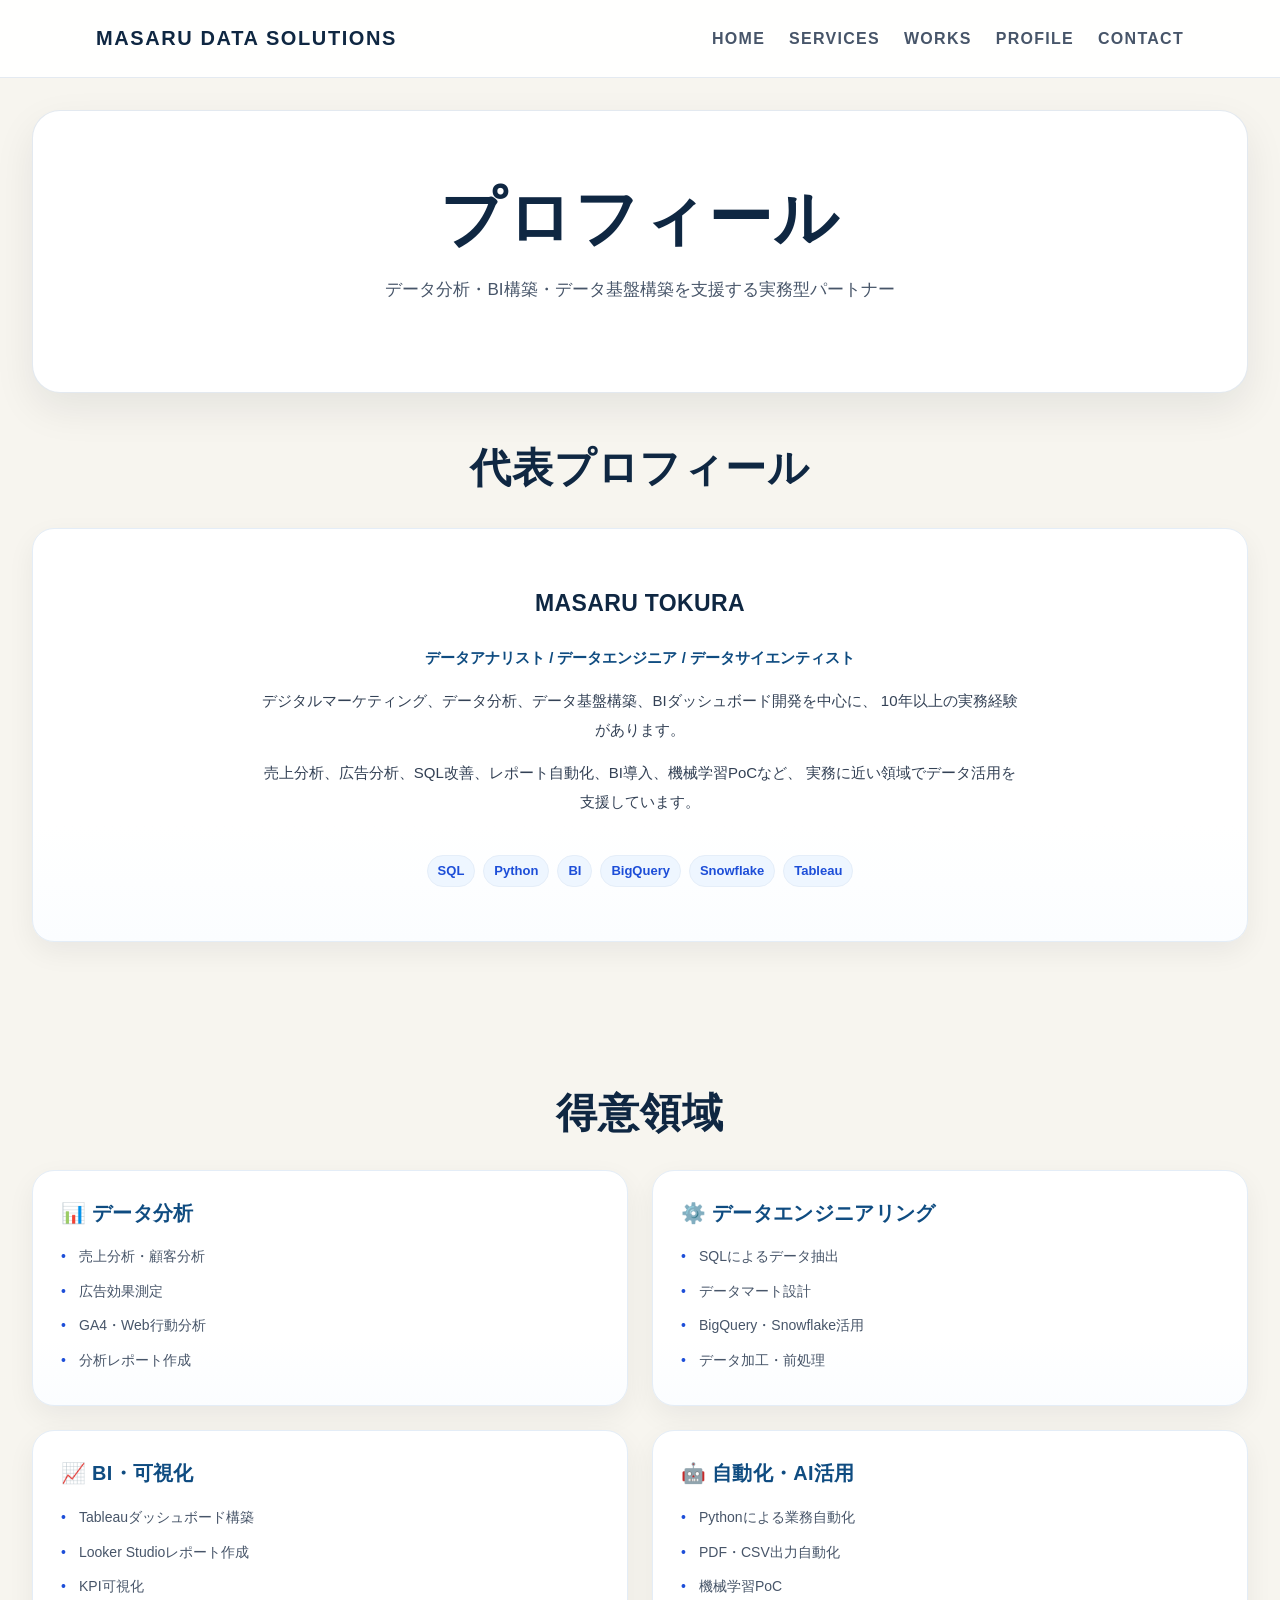
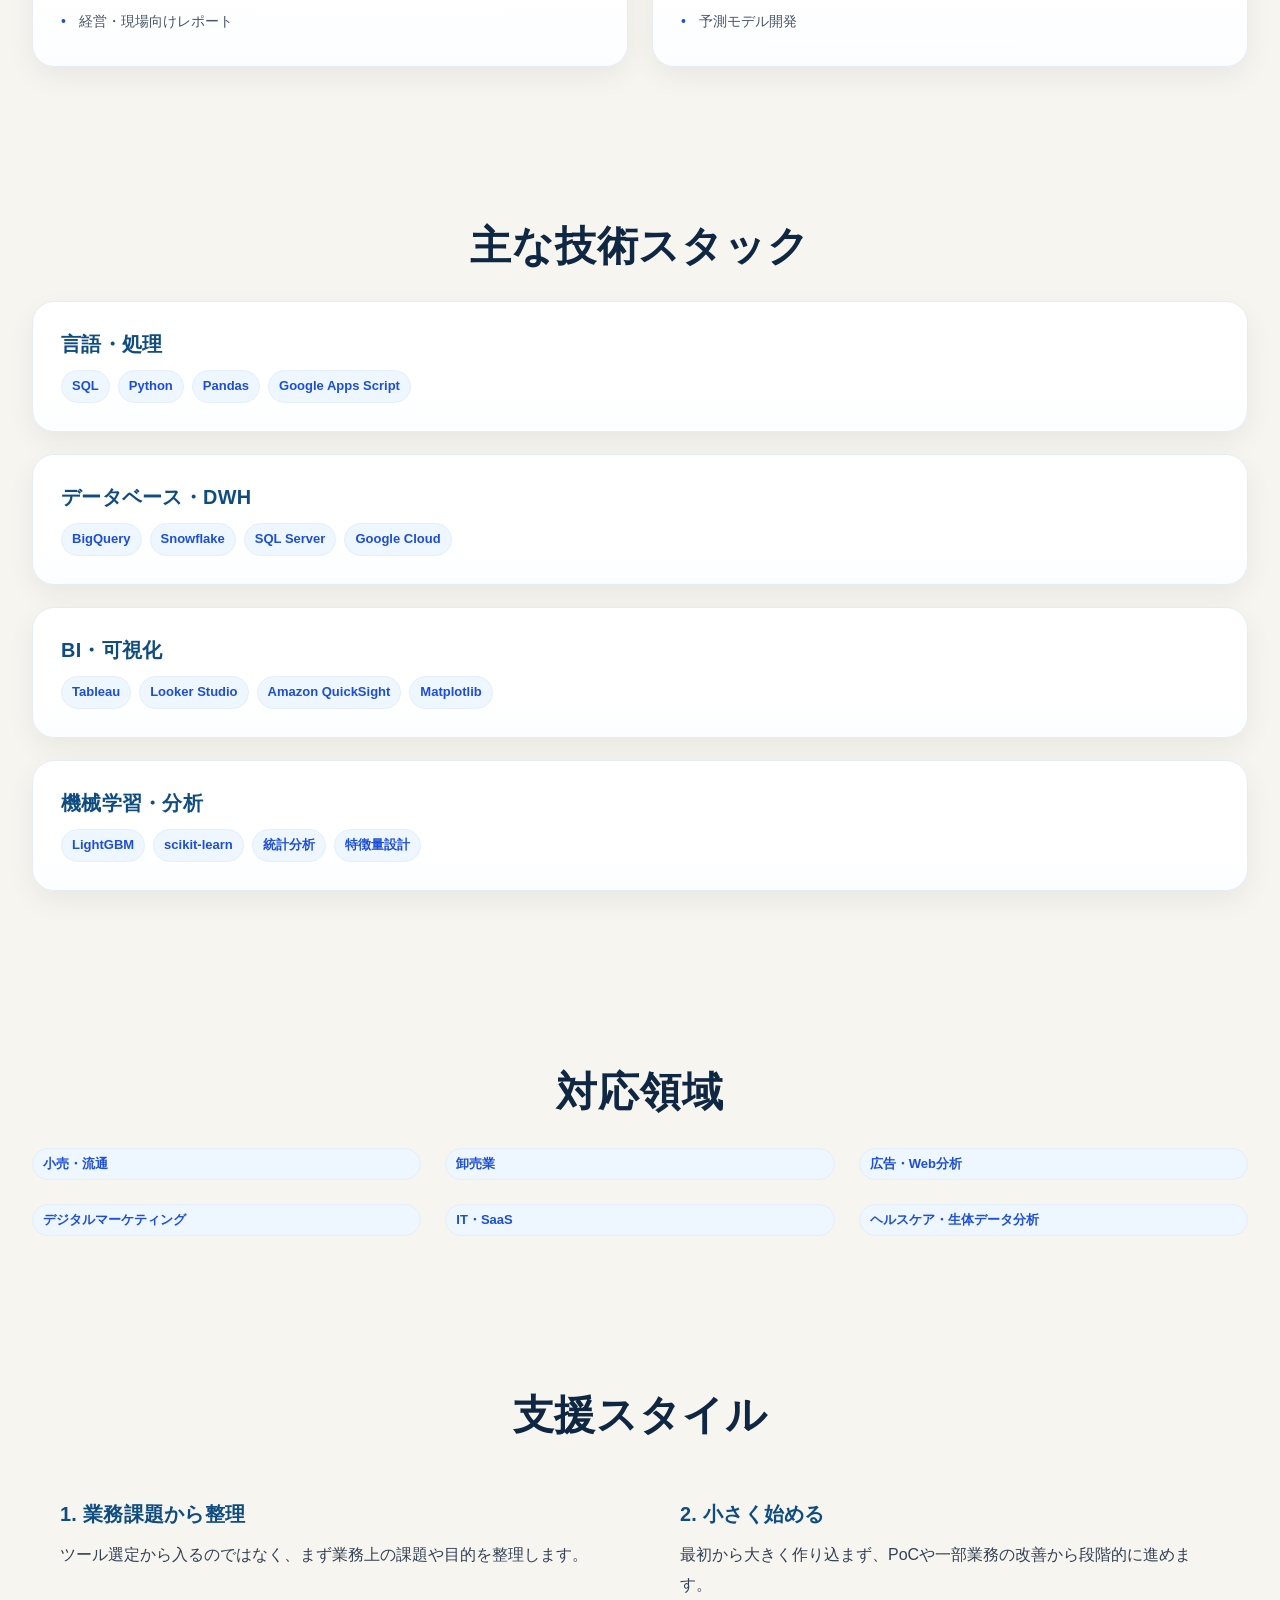
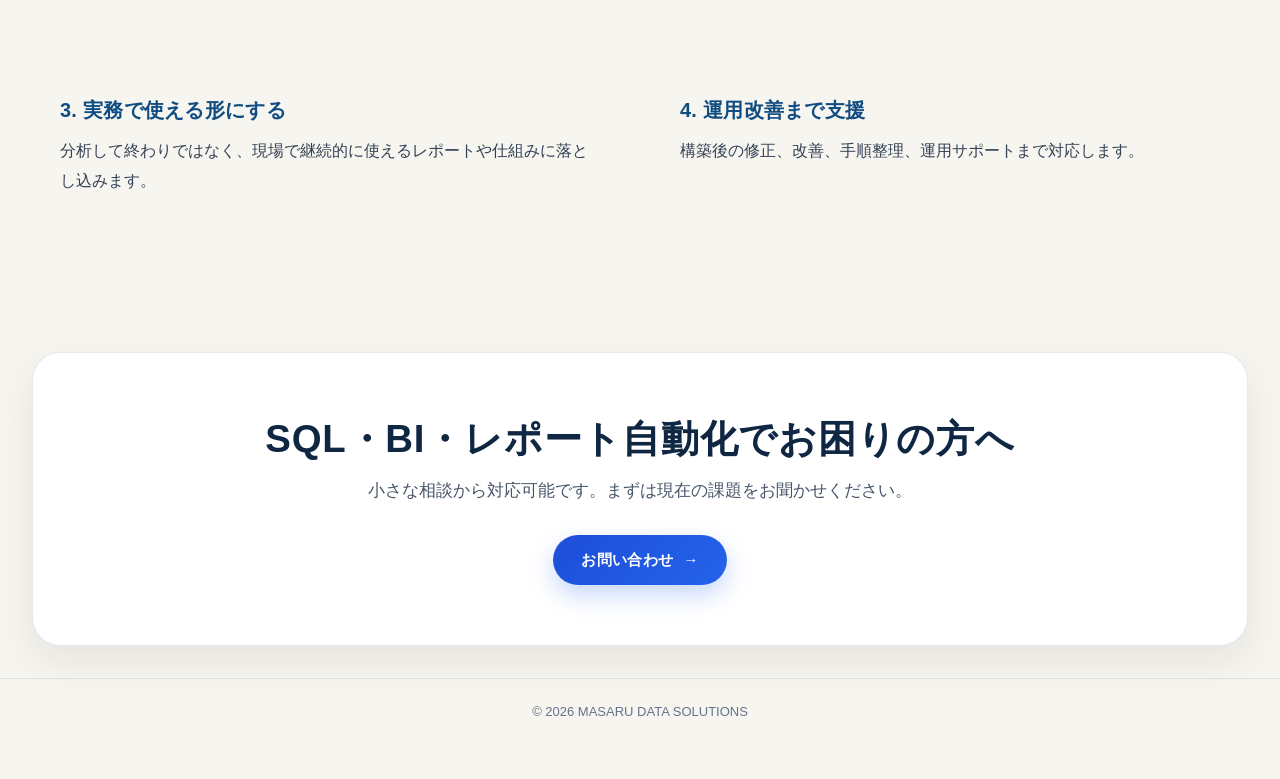
<file: profile/index.html>
<!DOCTYPE html>
<html lang="ja">
<head>
  <meta charset="UTF-8">
  <meta name="viewport" content="width=device-width, initial-scale=1.0">
  <title>プロフィール - MASARU DATA SOLUTIONS</title>
  <link rel="stylesheet" href="../css/style.css?v=10">
</head>

<body>

<header class="header">
  <div class="header-inner">
    <div class="logo">MASARU DATA SOLUTIONS</div>

    <button id="menu-toggle" class="menu-toggle" aria-expanded="false" aria-controls="nav" aria-label="メニュー">☰</button>

<nav id="nav">
      <a href="../index.html">HOME</a>
      <a href="../services/index.html">SERVICES</a>
      <a href="../works/index.html">WORKS</a>
      <a href="../profile/index.html">PROFILE</a>
      <a href="../contact/index.html">CONTACT</a>
    </nav>
  </div>
</header>

  <section class="page-hero profile-hero">
    <h1>プロフィール</h1>
    <p>データ分析・BI構築・データ基盤構築を支援する実務型パートナー</p>
  </section>

  <section class="section representative-profile">
    <h2>代表プロフィール</h2>

    <div class="representative-card">
      <h3>MASARU TOKURA</h3>

      <p class="profile-role">
        データアナリスト / データエンジニア / データサイエンティスト
      </p>

      <p>
        デジタルマーケティング、データ分析、データ基盤構築、BIダッシュボード開発を中心に、
        10年以上の実務経験があります。
      </p>

      <p>
        売上分析、広告分析、SQL改善、レポート自動化、BI導入、機械学習PoCなど、
        実務に近い領域でデータ活用を支援しています。
      </p>

      <div class="profile-tags">
        <span>SQL</span>
        <span>Python</span>
        <span>BI</span>
        <span>BigQuery</span>
        <span>Snowflake</span>
        <span>Tableau</span>
      </div>
    </div>
  </section>

  <section class="section skills">
    <h2>得意領域</h2>
    <div class="skills-grid">
      <div class="skill-category">
        <h3>📊 データ分析</h3>
        <ul>
          <li>売上分析・顧客分析</li>
          <li>広告効果測定</li>
          <li>GA4・Web行動分析</li>
          <li>分析レポート作成</li>
        </ul>
      </div>

      <div class="skill-category">
        <h3>⚙️ データエンジニアリング</h3>
        <ul>
          <li>SQLによるデータ抽出</li>
          <li>データマート設計</li>
          <li>BigQuery・Snowflake活用</li>
          <li>データ加工・前処理</li>
        </ul>
      </div>

      <div class="skill-category">
        <h3>📈 BI・可視化</h3>
        <ul>
          <li>Tableauダッシュボード構築</li>
          <li>Looker Studioレポート作成</li>
          <li>KPI可視化</li>
          <li>経営・現場向けレポート</li>
        </ul>
      </div>

      <div class="skill-category">
        <h3>🤖 自動化・AI活用</h3>
        <ul>
          <li>Pythonによる業務自動化</li>
          <li>PDF・CSV出力自動化</li>
          <li>機械学習PoC</li>
          <li>予測モデル開発</li>
        </ul>
      </div>
    </div>
  </section>

  <section class="section tech-stack">
    <h2>主な技術スタック</h2>

    <div class="tech-category">
      <h3>言語・処理</h3>
      <div class="tech-tags">
        <span class="tech-tag">SQL</span>
        <span class="tech-tag">Python</span>
        <span class="tech-tag">Pandas</span>
        <span class="tech-tag">Google Apps Script</span>
      </div>
    </div>

    <div class="tech-category">
      <h3>データベース・DWH</h3>
      <div class="tech-tags">
        <span class="tech-tag">BigQuery</span>
        <span class="tech-tag">Snowflake</span>
        <span class="tech-tag">SQL Server</span>
        <span class="tech-tag">Google Cloud</span>
      </div>
    </div>

    <div class="tech-category">
      <h3>BI・可視化</h3>
      <div class="tech-tags">
        <span class="tech-tag">Tableau</span>
        <span class="tech-tag">Looker Studio</span>
        <span class="tech-tag">Amazon QuickSight</span>
        <span class="tech-tag">Matplotlib</span>
      </div>
    </div>

    <div class="tech-category">
      <h3>機械学習・分析</h3>
      <div class="tech-tags">
        <span class="tech-tag">LightGBM</span>
        <span class="tech-tag">scikit-learn</span>
        <span class="tech-tag">統計分析</span>
        <span class="tech-tag">特徴量設計</span>
      </div>
    </div>
  </section>

  <section class="section industries">
    <h2>対応領域</h2>
    <div class="industries-grid">
      <div class="industry-item">小売・流通</div>
      <div class="industry-item">卸売業</div>
      <div class="industry-item">広告・Web分析</div>
      <div class="industry-item">デジタルマーケティング</div>
      <div class="industry-item">IT・SaaS</div>
      <div class="industry-item">ヘルスケア・生体データ分析</div>
    </div>
  </section>

  <section class="section approach">
    <h2>支援スタイル</h2>
    <div class="approach-list">
      <div class="approach-item">
        <h3>1. 業務課題から整理</h3>
        <p>ツール選定から入るのではなく、まず業務上の課題や目的を整理します。</p>
      </div>
      <div class="approach-item">
        <h3>2. 小さく始める</h3>
        <p>最初から大きく作り込まず、PoCや一部業務の改善から段階的に進めます。</p>
      </div>
      <div class="approach-item">
        <h3>3. 実務で使える形にする</h3>
        <p>分析して終わりではなく、現場で継続的に使えるレポートや仕組みに落とし込みます。</p>
      </div>
      <div class="approach-item">
        <h3>4. 運用改善まで支援</h3>
        <p>構築後の修正、改善、手順整理、運用サポートまで対応します。</p>
      </div>
    </div>
  </section>

  <section class="section contact-cta">
    <h2>SQL・BI・レポート自動化でお困りの方へ</h2>
    <p>小さな相談から対応可能です。まずは現在の課題をお聞かせください。</p>
    <a href="../contact/index.html" class="btn primary">お問い合わせ</a>
  </section>

  <footer>
    <p>&copy; 2026 MASARU DATA SOLUTIONS</p>
  </footer>

  <script src="../js/script.js"></script>

</body>
</html>
</file>
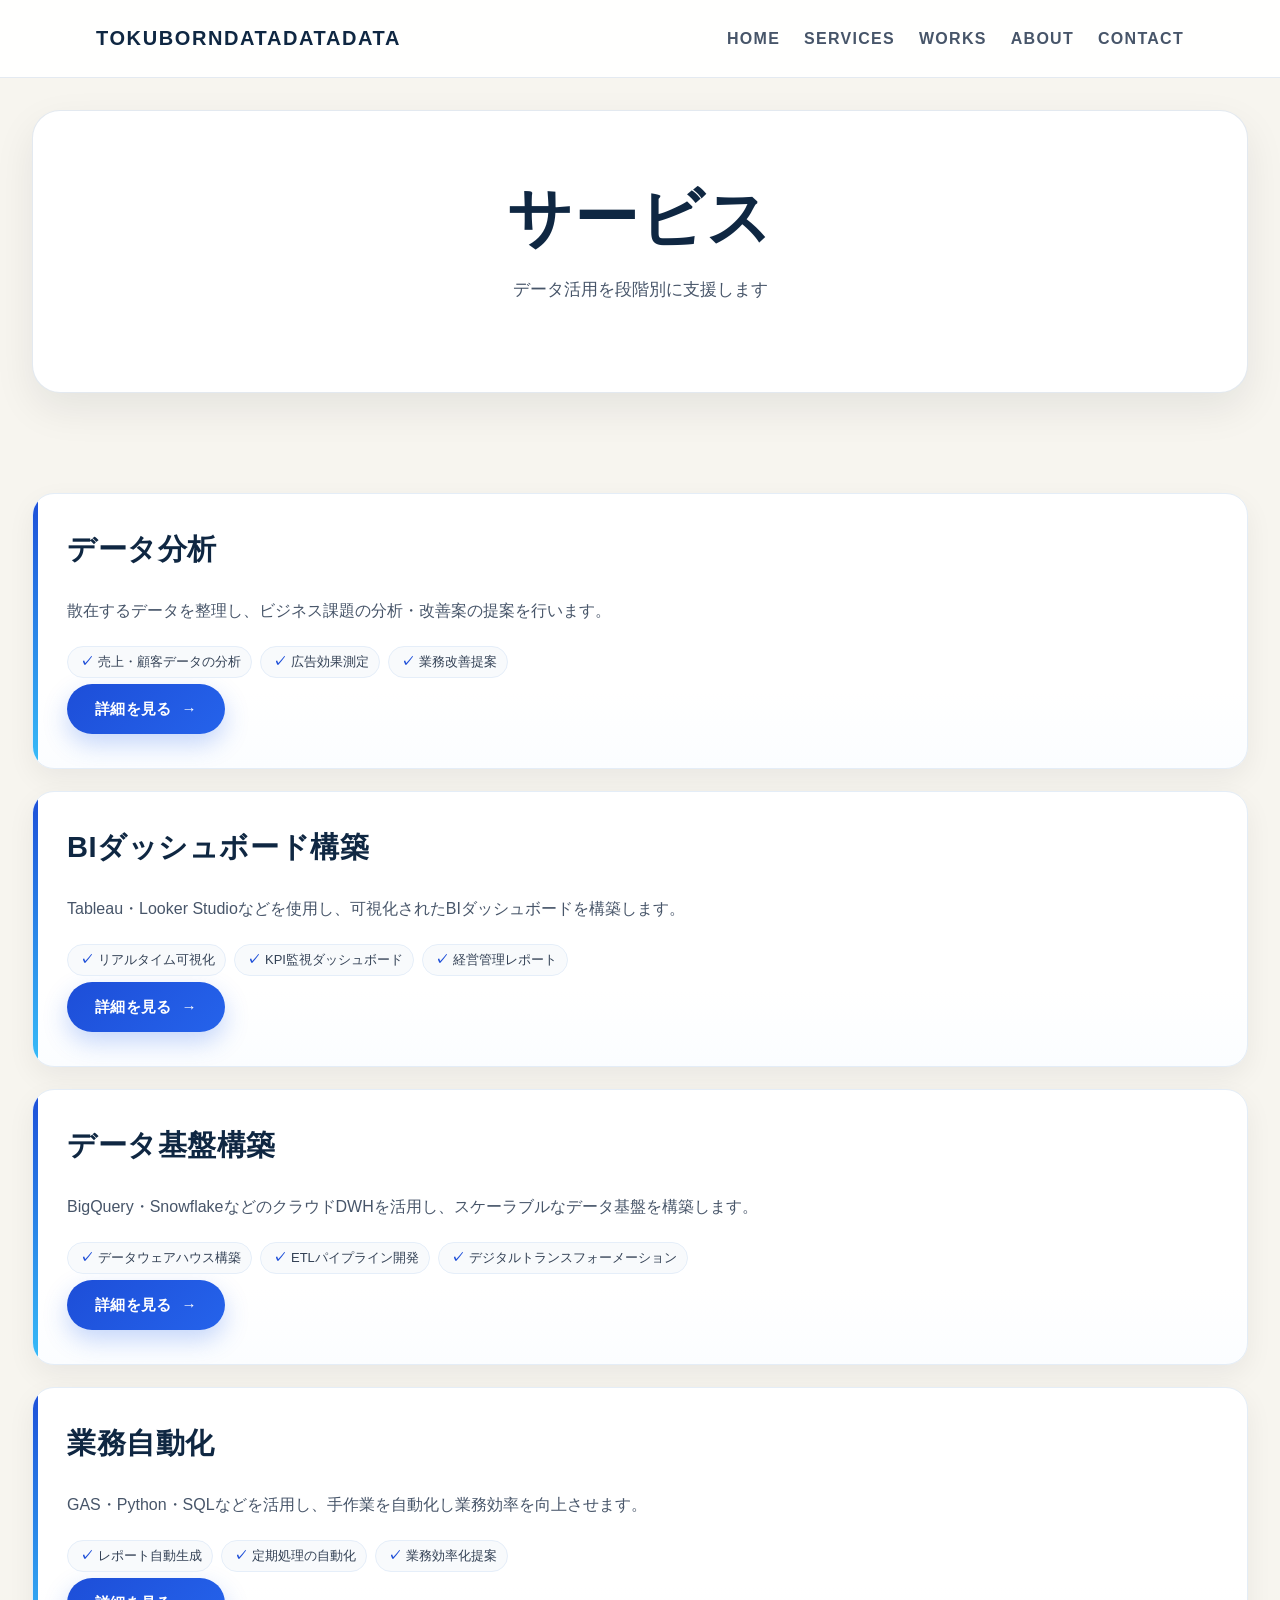
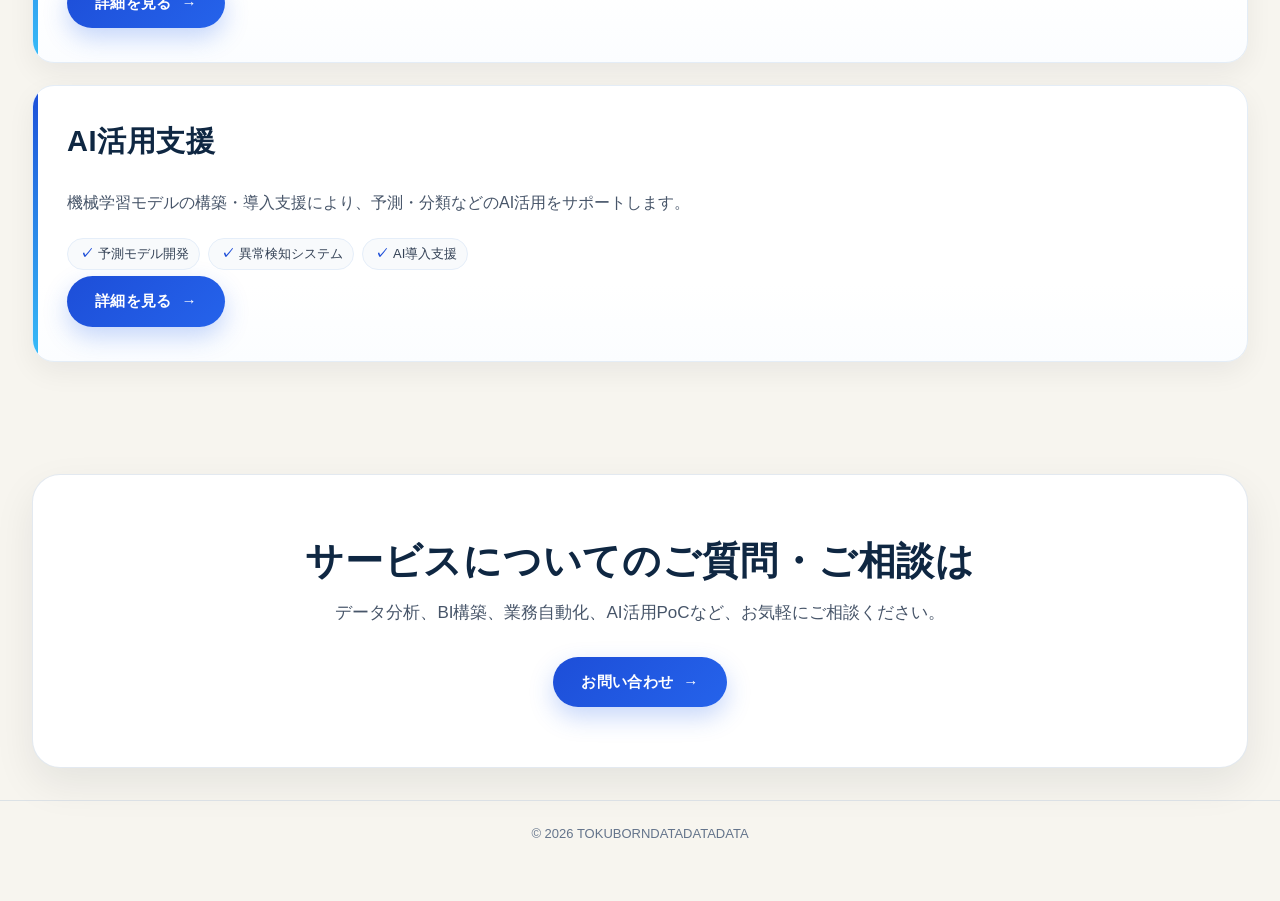
<file: services/index.html>
<!DOCTYPE html>
<html lang="ja">
<head>
  <meta charset="UTF-8">
  <meta name="viewport" content="width=device-width, initial-scale=1.0">
  <title>サービス - TOKUBORNDATADATADATA</title>
  <link rel="stylesheet" href="../css/style.css?v=4">
</head>

<body>

<header class="header">
  <div class="header-inner">
    <div class="logo">TOKUBORNDATADATADATA</div>

    <button id="menu-toggle" class="menu-toggle" aria-expanded="false" aria-controls="nav" aria-label="メニュー">☰</button>

    <nav id="nav">
      <a href="../index.html">HOME</a>
      <a href="../services/index.html">SERVICES</a>
      <a href="../works/index.html">WORKS</a>
      <a href="../about/index.html">ABOUT</a>
      <a href="../contact/index.html">CONTACT</a>
    </nav>
  </div>
</header>

  <!-- ===== ページタイトル ===== -->
  <section class="page-hero">
    <h1>サービス</h1>
    <p>データ活用を段階別に支援します</p>
  </section>

  <!-- ===== サービス詳細リスト ===== -->
  <section class="section services-list">
    <div class="services-grid-large">
      <div class="service-card-large">
        <h2>データ分析</h2>
        <p class="service-description">
          散在するデータを整理し、ビジネス課題の分析・改善案の提案を行います。
        </p>
        <ul class="service-features">
          <li>売上・顧客データの分析</li>
          <li>広告効果測定</li>
          <li>業務改善提案</li>
        </ul>
        <a href="./analytics.html" class="btn primary">詳細を見る</a>
      </div>

      <div class="service-card-large">
        <h2>BIダッシュボード構築</h2>
        <p class="service-description">
          Tableau・Looker Studioなどを使用し、可視化されたBIダッシュボードを構築します。
        </p>
        <ul class="service-features">
          <li>リアルタイム可視化</li>
          <li>KPI監視ダッシュボード</li>
          <li>経営管理レポート</li>
        </ul>
        <a href="./bi.html" class="btn primary">詳細を見る</a>
      </div>

      <div class="service-card-large">
        <h2>データ基盤構築</h2>
        <p class="service-description">
          BigQuery・SnowflakeなどのクラウドDWHを活用し、スケーラブルなデータ基盤を構築します。
        </p>
        <ul class="service-features">
          <li>データウェアハウス構築</li>
          <li>ETLパイプライン開発</li>
          <li>デジタルトランスフォーメーション</li>
        </ul>
        <a href="./platform.html" class="btn primary">詳細を見る</a>
      </div>

      <div class="service-card-large">
        <h2>業務自動化</h2>
        <p class="service-description">
          GAS・Python・SQLなどを活用し、手作業を自動化し業務効率を向上させます。
        </p>
        <ul class="service-features">
          <li>レポート自動生成</li>
          <li>定期処理の自動化</li>
          <li>業務効率化提案</li>
        </ul>
        <a href="./automation.html" class="btn primary">詳細を見る</a>
      </div>

      <div class="service-card-large">
        <h2>AI活用支援</h2>
        <p class="service-description">
          機械学習モデルの構築・導入支援により、予測・分類などのAI活用をサポートします。
        </p>
        <ul class="service-features">
          <li>予測モデル開発</li>
          <li>異常検知システム</li>
          <li>AI導入支援</li>
        </ul>
        <a href="./ai.html" class="btn primary">詳細を見る</a>
      </div>
    </div>
  </section>

<!-- ===== CTA ===== -->
<section class="section contact-cta">
  <h2>サービスについてのご質問・ご相談は</h2>
  <p>データ分析、BI構築、業務自動化、AI活用PoCなど、お気軽にご相談ください。</p>
  <a href="../contact/index.html" class="btn primary">お問い合わせ</a>
</section>

  <footer>
    <p>&copy; 2026 TOKUBORNDATADATADATA</p>
  </footer>

  <script src="../js/script.js"></script>

</body>
</html>
</file>
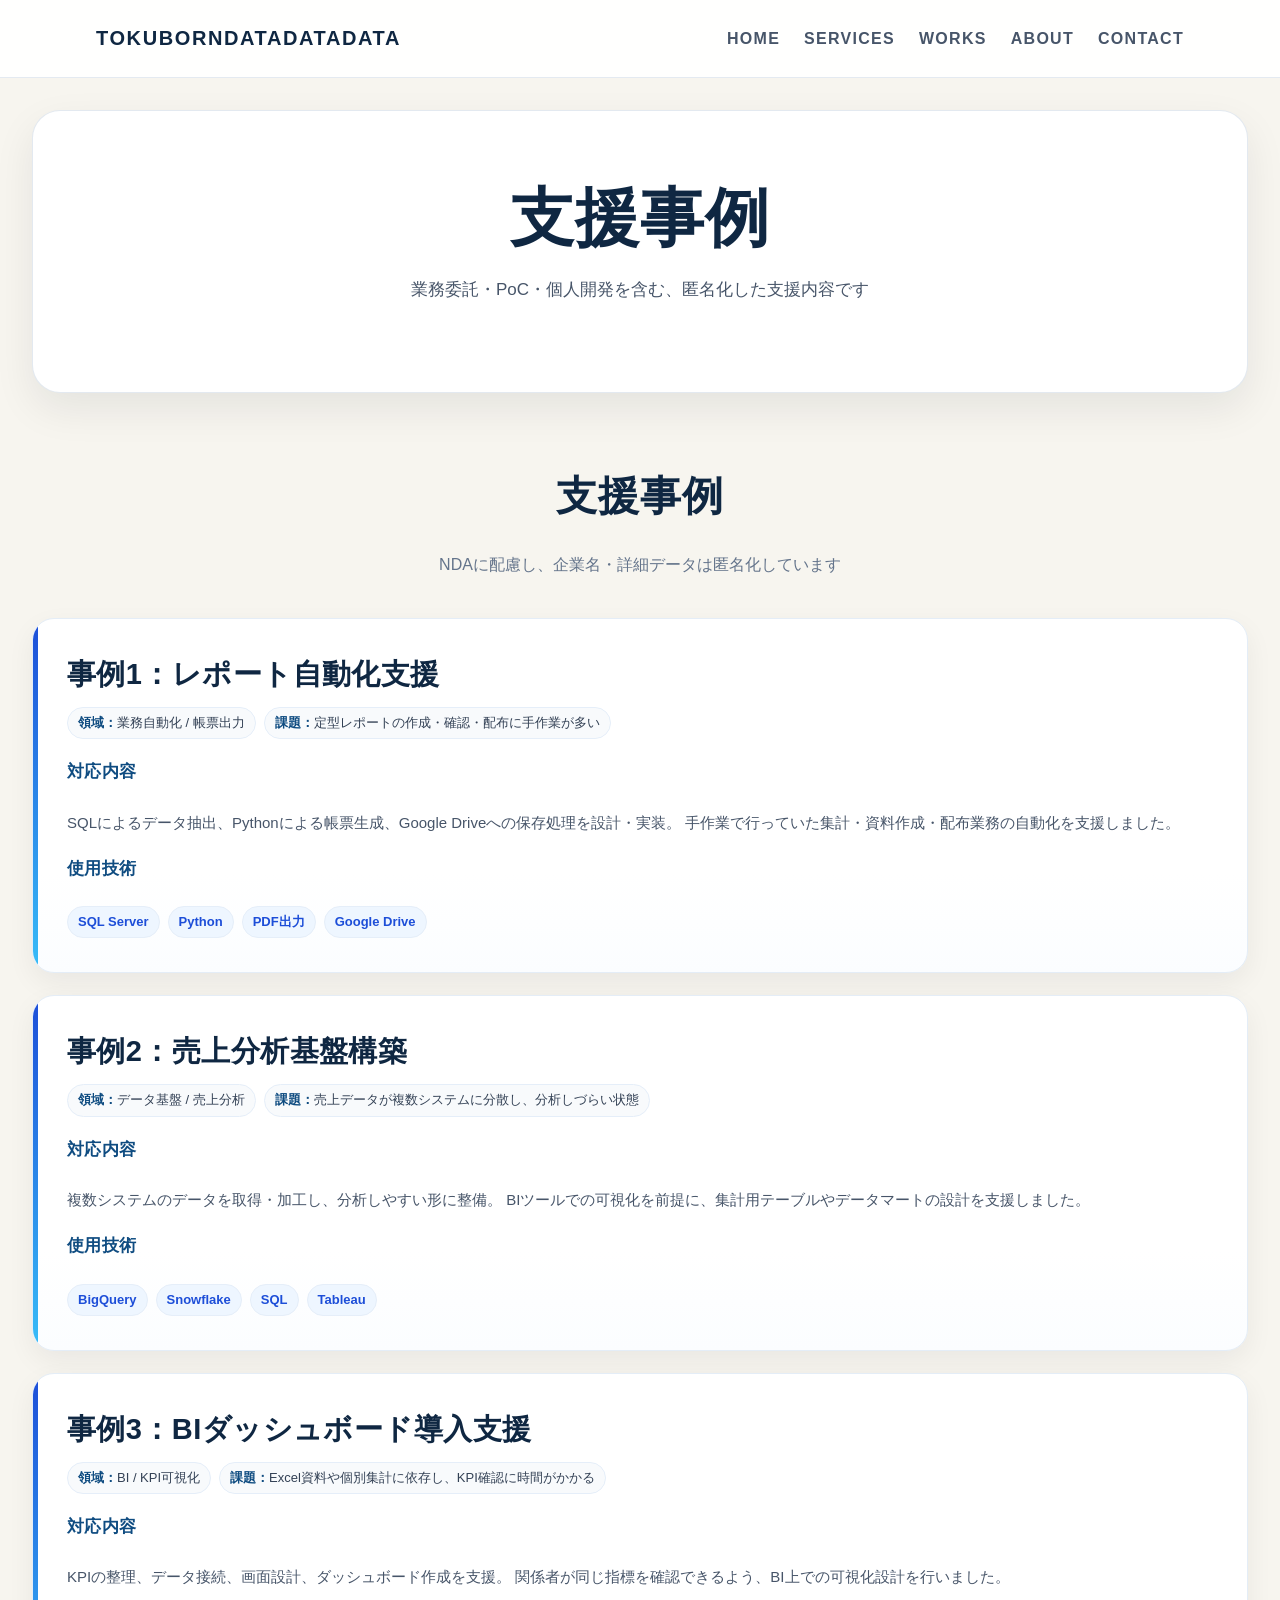
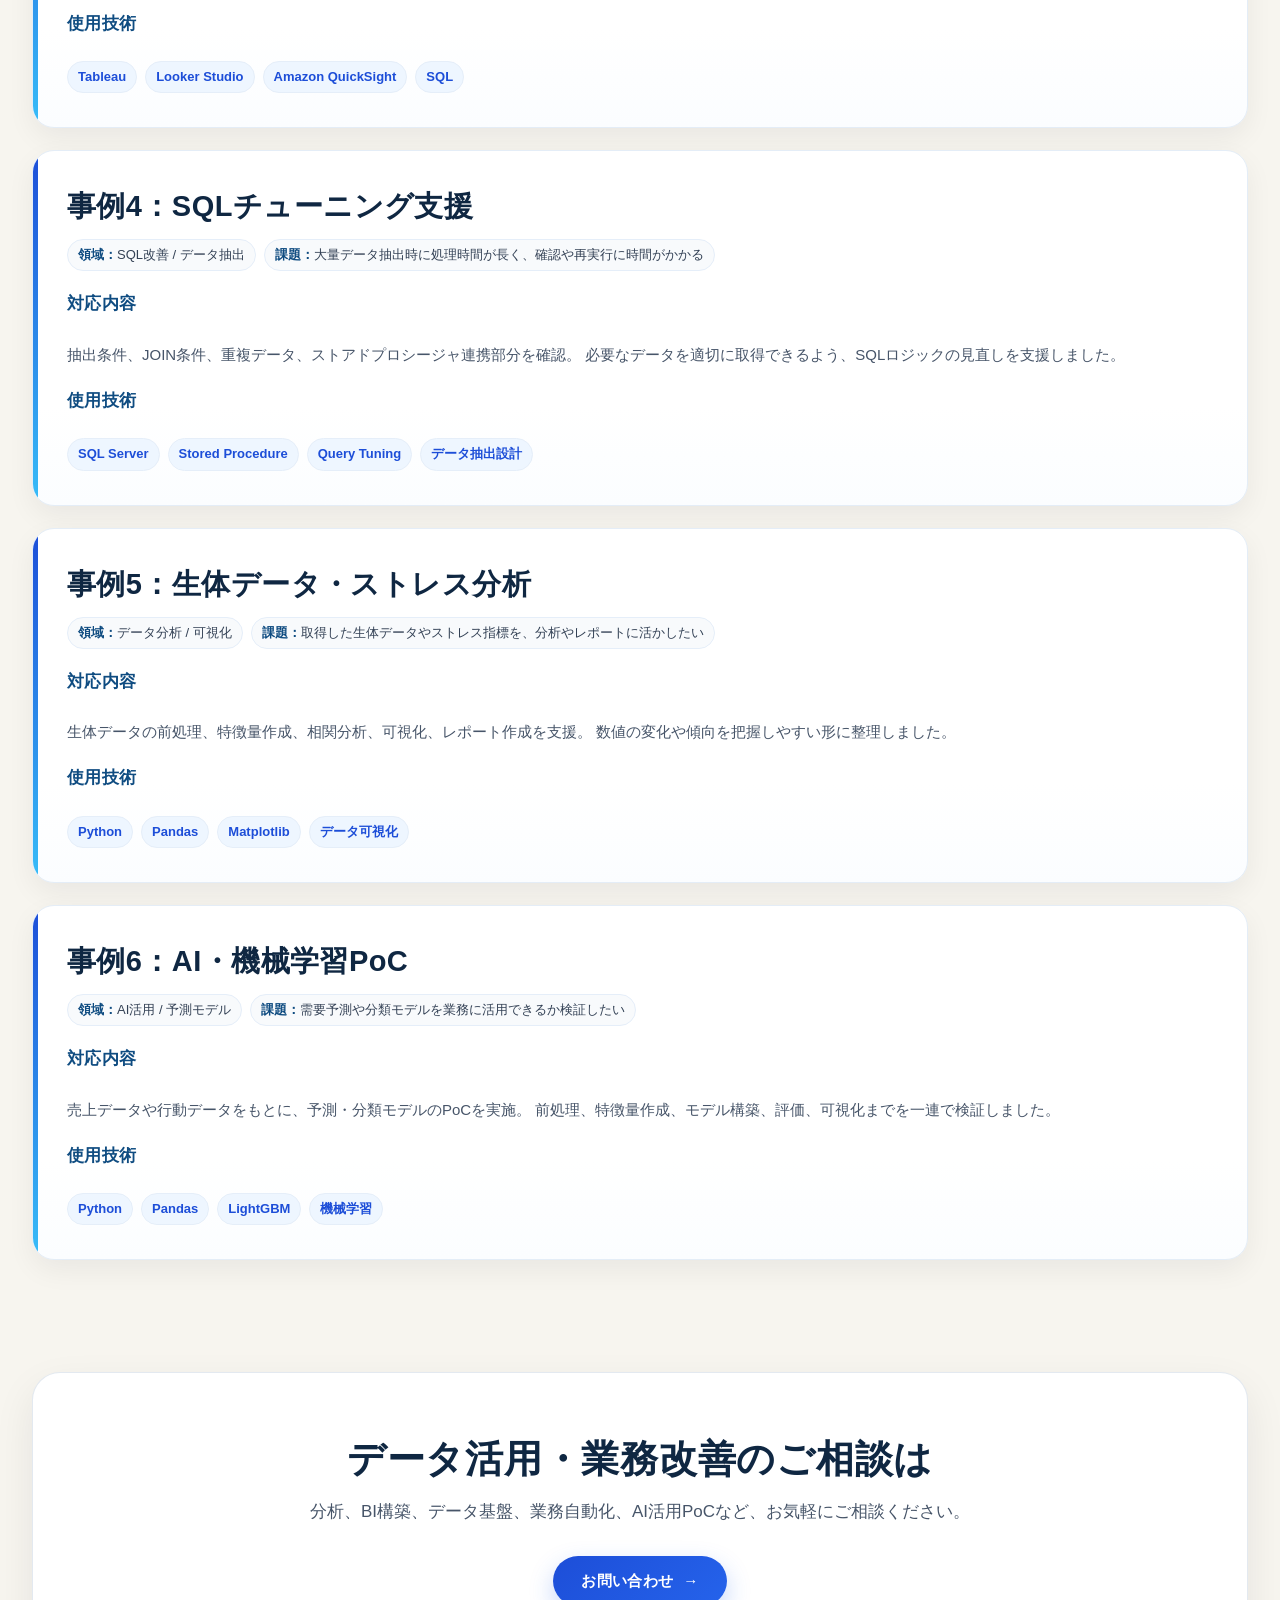
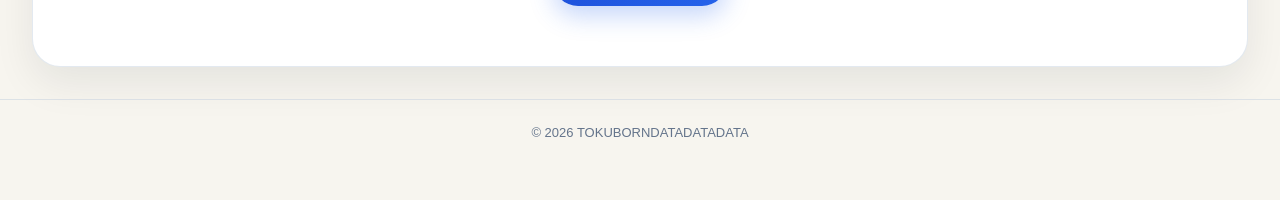
<file: works/index.html>
<!DOCTYPE html>
<html lang="ja">
<head>
  <meta charset="UTF-8">
  <meta name="viewport" content="width=device-width, initial-scale=1.0">
  <title>支援事例 - TOKUBORNDATADATADATA</title>
  <link rel="stylesheet" href="../css/style.css?v=4">
</head>

<body>

 <header class="header">
  <div class="header-inner">
    <div class="logo">TOKUBORNDATADATADATA</div>

    <button id="menu-toggle" class="menu-toggle" aria-expanded="false" aria-controls="nav" aria-label="メニュー">☰</button>

     <nav id="nav">
      <a href="../index.html">HOME</a>
      <a href="../services/index.html">SERVICES</a>
      <a href="../works/index.html">WORKS</a>
      <a href="../about/index.html">ABOUT</a>
      <a href="../contact/index.html">CONTACT</a>
    </nav>
  </div>
</header>

  <!-- ===== ページタイトル ===== -->
  <section class="page-hero">
    <h1>支援事例</h1>
    <p>業務委託・PoC・個人開発を含む、匿名化した支援内容です</p>
  </section>

  <!-- ===== 支援事例リスト ===== -->
  <section class="section works-list">
    <h2>支援事例</h2>
    <p class="section-subtitle">NDAに配慮し、企業名・詳細データは匿名化しています</p>

    <div class="works-grid">

      <div class="work-card">
        <h3>事例1：レポート自動化支援</h3>
        <div class="work-info">
          <div class="work-detail">
            <strong>領域：</strong>業務自動化 / 帳票出力
          </div>
          <div class="work-detail">
            <strong>課題：</strong>定型レポートの作成・確認・配布に手作業が多い
          </div>
        </div>
        <div class="work-description">
          <h4>対応内容</h4>
          <p>
            SQLによるデータ抽出、Pythonによる帳票生成、Google Driveへの保存処理を設計・実装。
            手作業で行っていた集計・資料作成・配布業務の自動化を支援しました。
          </p>
        </div>
        <div class="work-result">
          <h4>使用技術</h4>
          <ul>
            <li>SQL Server</li>
            <li>Python</li>
            <li>PDF出力</li>
            <li>Google Drive</li>
          </ul>
        </div>
      </div>

      <div class="work-card">
        <h3>事例2：売上分析基盤構築</h3>
        <div class="work-info">
          <div class="work-detail">
            <strong>領域：</strong>データ基盤 / 売上分析
          </div>
          <div class="work-detail">
            <strong>課題：</strong>売上データが複数システムに分散し、分析しづらい状態
          </div>
        </div>
        <div class="work-description">
          <h4>対応内容</h4>
          <p>
            複数システムのデータを取得・加工し、分析しやすい形に整備。
            BIツールでの可視化を前提に、集計用テーブルやデータマートの設計を支援しました。
          </p>
        </div>
        <div class="work-result">
          <h4>使用技術</h4>
          <ul>
            <li>BigQuery</li>
            <li>Snowflake</li>
            <li>SQL</li>
            <li>Tableau</li>
          </ul>
        </div>
      </div>

      <div class="work-card">
        <h3>事例3：BIダッシュボード導入支援</h3>
        <div class="work-info">
          <div class="work-detail">
            <strong>領域：</strong>BI / KPI可視化
          </div>
          <div class="work-detail">
            <strong>課題：</strong>Excel資料や個別集計に依存し、KPI確認に時間がかかる
          </div>
        </div>
        <div class="work-description">
          <h4>対応内容</h4>
          <p>
            KPIの整理、データ接続、画面設計、ダッシュボード作成を支援。
            関係者が同じ指標を確認できるよう、BI上での可視化設計を行いました。
          </p>
        </div>
        <div class="work-result">
          <h4>使用技術</h4>
          <ul>
            <li>Tableau</li>
            <li>Looker Studio</li>
            <li>Amazon QuickSight</li>
            <li>SQL</li>
          </ul>
        </div>
      </div>

      <div class="work-card">
        <h3>事例4：SQLチューニング支援</h3>
        <div class="work-info">
          <div class="work-detail">
            <strong>領域：</strong>SQL改善 / データ抽出
          </div>
          <div class="work-detail">
            <strong>課題：</strong>大量データ抽出時に処理時間が長く、確認や再実行に時間がかかる
          </div>
        </div>
        <div class="work-description">
          <h4>対応内容</h4>
          <p>
            抽出条件、JOIN条件、重複データ、ストアドプロシージャ連携部分を確認。
            必要なデータを適切に取得できるよう、SQLロジックの見直しを支援しました。
          </p>
        </div>
        <div class="work-result">
          <h4>使用技術</h4>
          <ul>
            <li>SQL Server</li>
            <li>Stored Procedure</li>
            <li>Query Tuning</li>
            <li>データ抽出設計</li>
          </ul>
        </div>
      </div>

      <div class="work-card">
        <h3>事例5：生体データ・ストレス分析</h3>
        <div class="work-info">
          <div class="work-detail">
            <strong>領域：</strong>データ分析 / 可視化
          </div>
          <div class="work-detail">
            <strong>課題：</strong>取得した生体データやストレス指標を、分析やレポートに活かしたい
          </div>
        </div>
        <div class="work-description">
          <h4>対応内容</h4>
          <p>
            生体データの前処理、特徴量作成、相関分析、可視化、レポート作成を支援。
            数値の変化や傾向を把握しやすい形に整理しました。
          </p>
        </div>
        <div class="work-result">
          <h4>使用技術</h4>
          <ul>
            <li>Python</li>
            <li>Pandas</li>
            <li>Matplotlib</li>
            <li>データ可視化</li>
          </ul>
        </div>
      </div>

      <div class="work-card">
        <h3>事例6：AI・機械学習PoC</h3>
        <div class="work-info">
          <div class="work-detail">
            <strong>領域：</strong>AI活用 / 予測モデル
          </div>
          <div class="work-detail">
            <strong>課題：</strong>需要予測や分類モデルを業務に活用できるか検証したい
          </div>
        </div>
        <div class="work-description">
          <h4>対応内容</h4>
          <p>
            売上データや行動データをもとに、予測・分類モデルのPoCを実施。
            前処理、特徴量作成、モデル構築、評価、可視化までを一連で検証しました。
          </p>
        </div>
        <div class="work-result">
          <h4>使用技術</h4>
          <ul>
            <li>Python</li>
            <li>Pandas</li>
            <li>LightGBM</li>
            <li>機械学習</li>
          </ul>
        </div>
      </div>

    </div>
  </section>

  <!-- ===== CTA ===== -->
  <section class="section contact-cta">
    <h2>データ活用・業務改善のご相談は</h2>
    <p>分析、BI構築、データ基盤、業務自動化、AI活用PoCなど、お気軽にご相談ください。</p>
    <a href="../contact/index.html" class="btn primary">お問い合わせ</a>
  </section>

  <footer>
    <p>&copy; 2026 TOKUBORNDATADATADATA</p>
  </footer>

  <script src="../js/script.js"></script>

</body>
</html>
</file>
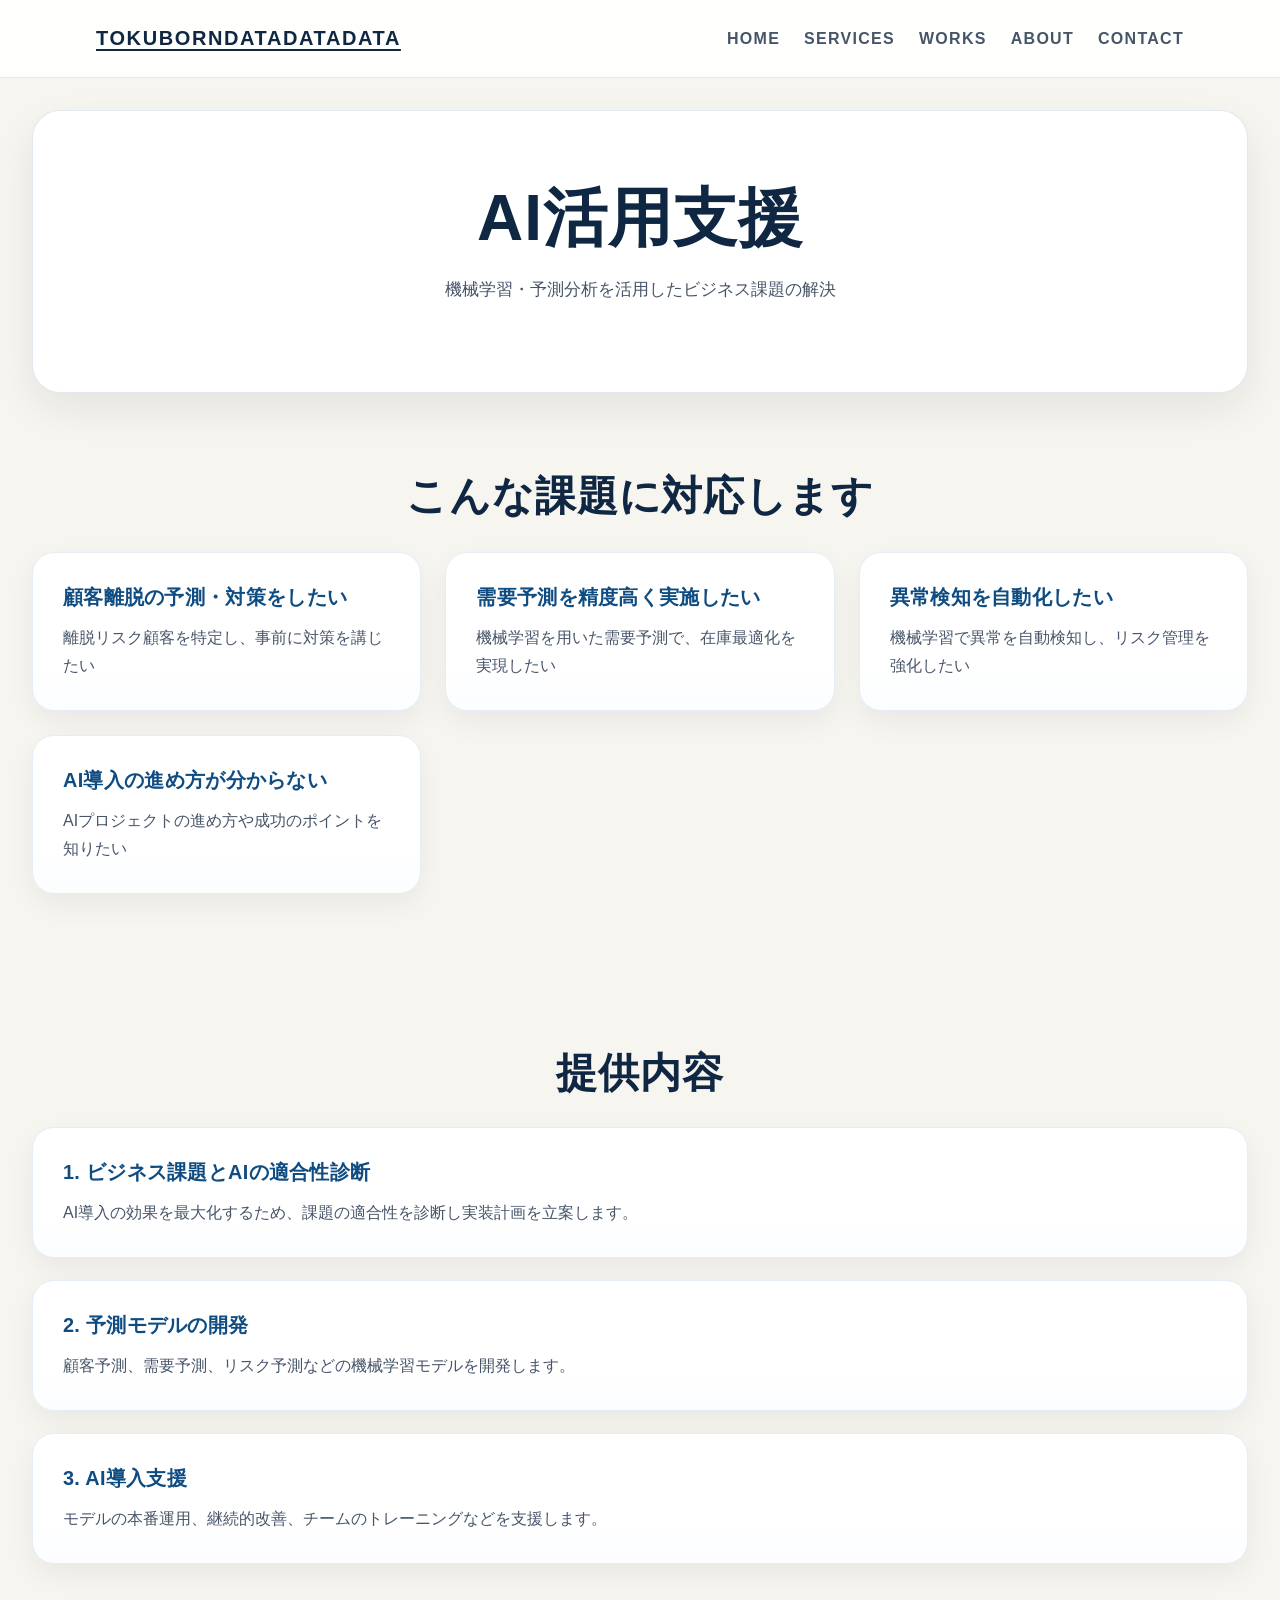
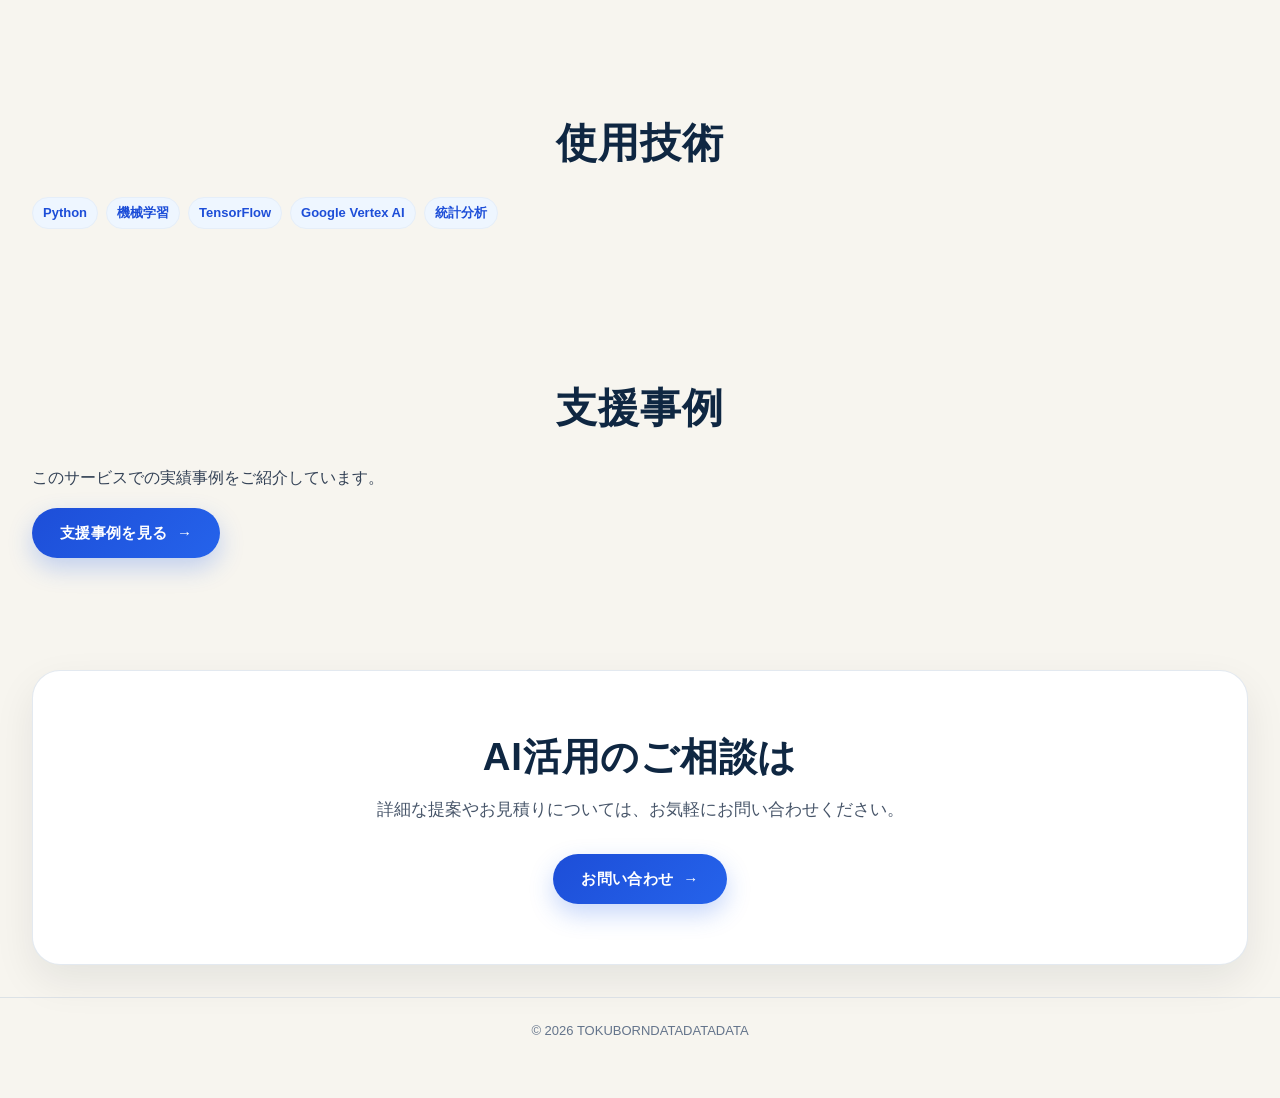
<file: services/ai.html>
<!DOCTYPE html>
<html lang="ja">
<head>
  <meta charset="UTF-8">
  <meta name="viewport" content="width=device-width, initial-scale=1.0">
  <title>AI活用支援 - TOKUBORNDATADATADATA</title>
  <link rel="stylesheet" href="../css/style.css?v=4">
</head>

<body>

<header class="header">
  <div class="header-inner">
    <a href="../index.html" class="logo">TOKUBORNDATADATADATA</a>

    <button id="menu-toggle" class="menu-toggle" aria-expanded="false" aria-controls="nav" aria-label="メニュー">☰</button>

    <nav id="nav">
      <a href="../index.html">HOME</a>
      <a href="../services/index.html">SERVICES</a>
      <a href="../works/index.html">WORKS</a>
      <a href="../about/index.html">ABOUT</a>
      <a href="../contact/index.html">CONTACT</a>
    </nav>
  </div>
</header>

  <!-- ===== ページタイトル ===== -->
  <section class="page-hero">
    <h1>AI活用支援</h1>
    <p>機械学習・予測分析を活用したビジネス課題の解決</p>
  </section>

  <!-- ===== サービス詳細 ===== -->
  <section class="section service-detail">
    <h2>こんな課題に対応します</h2>
    <div class="detail-cards">
      <div class="detail-card">
        <h3>顧客離脱の予測・対策をしたい</h3>
        <p>離脱リスク顧客を特定し、事前に対策を講じたい</p>
      </div>
      <div class="detail-card">
        <h3>需要予測を精度高く実施したい</h3>
        <p>機械学習を用いた需要予測で、在庫最適化を実現したい</p>
      </div>
      <div class="detail-card">
        <h3>異常検知を自動化したい</h3>
        <p>機械学習で異常を自動検知し、リスク管理を強化したい</p>
      </div>
      <div class="detail-card">
        <h3>AI導入の進め方が分からない</h3>
        <p>AIプロジェクトの進め方や成功のポイントを知りたい</p>
      </div>
    </div>
  </section>

  <section class="section service-detail">
    <h2>提供内容</h2>
    <div class="detail-list">
      <div class="detail-item">
        <h3>1. ビジネス課題とAIの適合性診断</h3>
        <p>AI導入の効果を最大化するため、課題の適合性を診断し実装計画を立案します。</p>
      </div>
      <div class="detail-item">
        <h3>2. 予測モデルの開発</h3>
        <p>顧客予測、需要予測、リスク予測などの機械学習モデルを開発します。</p>
      </div>
      <div class="detail-item">
        <h3>3. AI導入支援</h3>
        <p>モデルの本番運用、継続的改善、チームのトレーニングなどを支援します。</p>
      </div>
    </div>
  </section>

  <section class="section service-detail">
    <h2>使用技術</h2>
    <div class="tech-tags">
      <span class="tech-tag">Python</span>
      <span class="tech-tag">機械学習</span>
      <span class="tech-tag">TensorFlow</span>
      <span class="tech-tag">Google Vertex AI</span>
      <span class="tech-tag">統計分析</span>
    </div>
  </section>

  <!-- ===== 支援事例へのリンク ===== -->
  <section class="section related-section">
    <h2>支援事例</h2>
    <p>このサービスでの実績事例をご紹介しています。</p>
    <a href="../works/index.html" class="btn primary">支援事例を見る</a>
  </section>

  <!-- ===== CTA ===== -->
  <section class="section contact-cta">
    <h2>AI活用のご相談は</h2>
    <p>詳細な提案やお見積りについては、お気軽にお問い合わせください。</p>
    <a href="../contact/index.html" class="btn primary">お問い合わせ</a>
  </section>

  <footer>
    <p>&copy; 2026 TOKUBORNDATADATADATA</p>
  </footer>

  <script src="../js/script.js"></script>

</body>
</html>
</file>
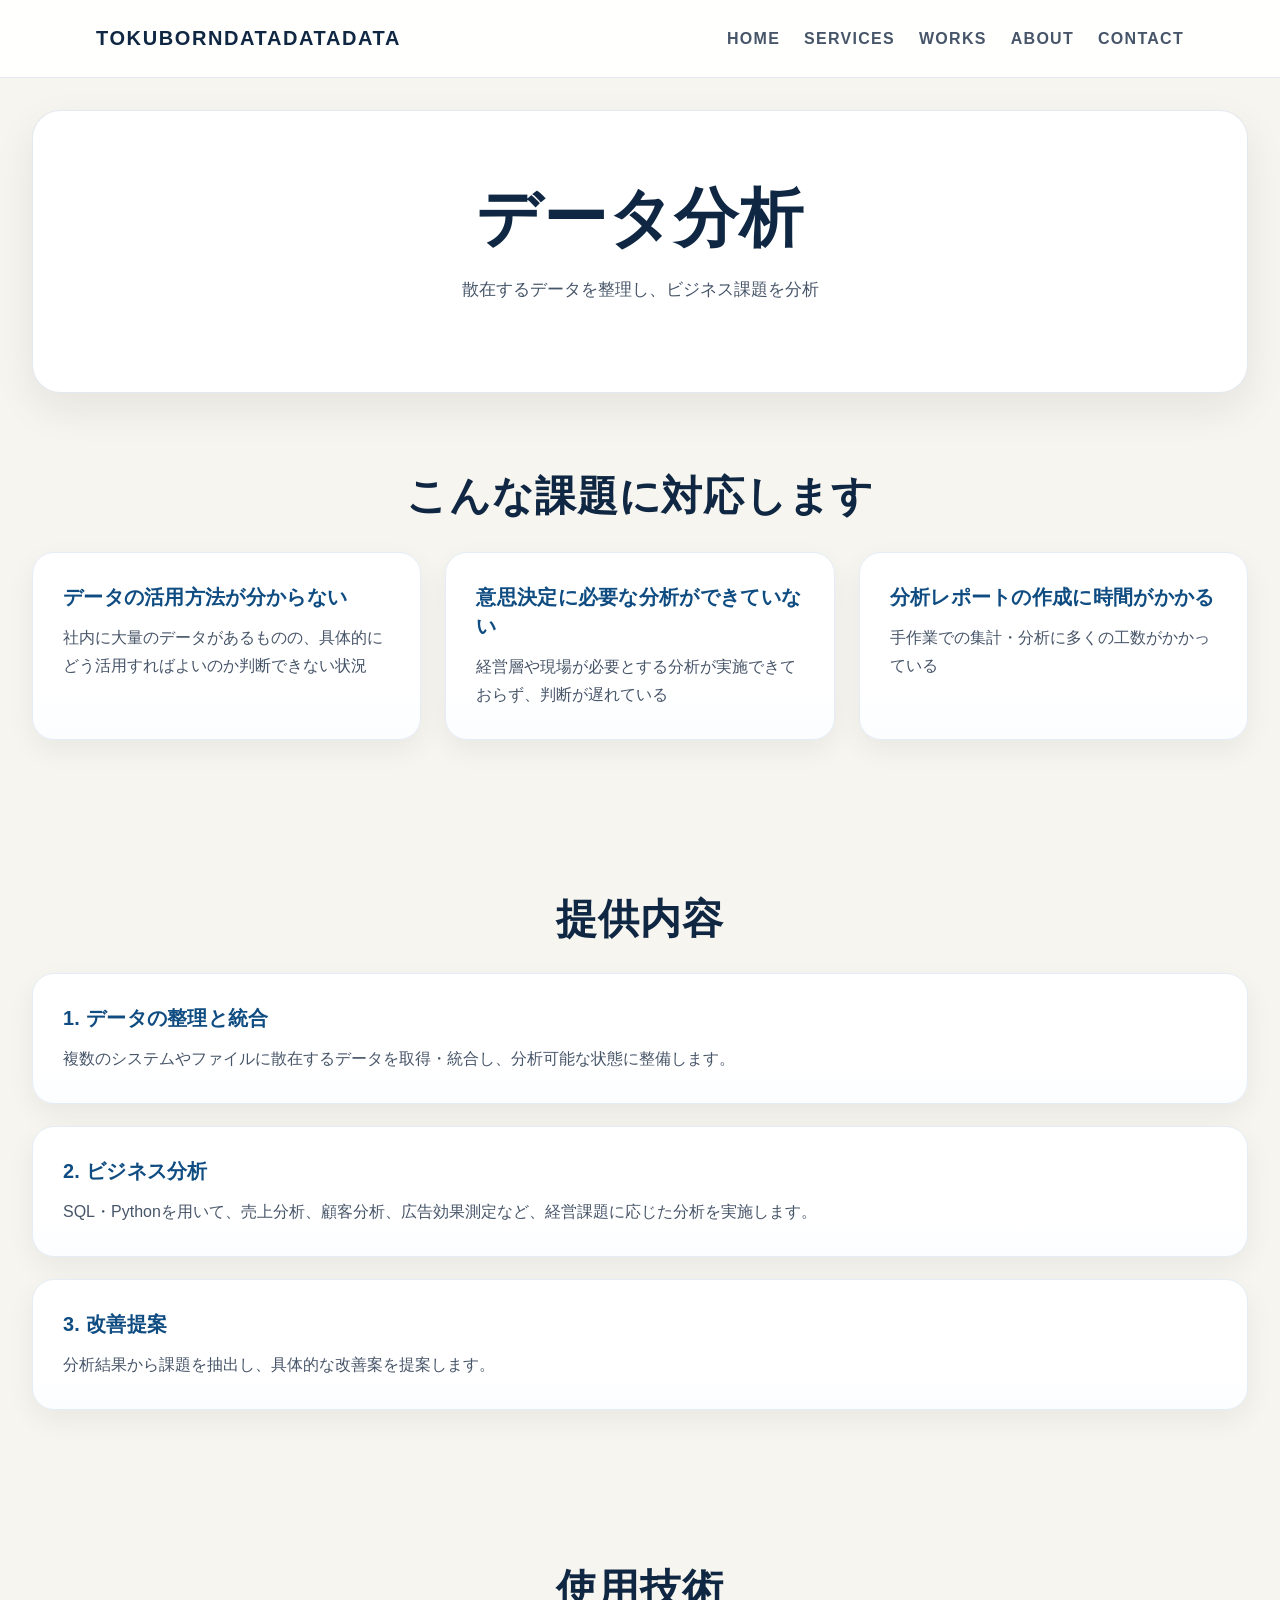
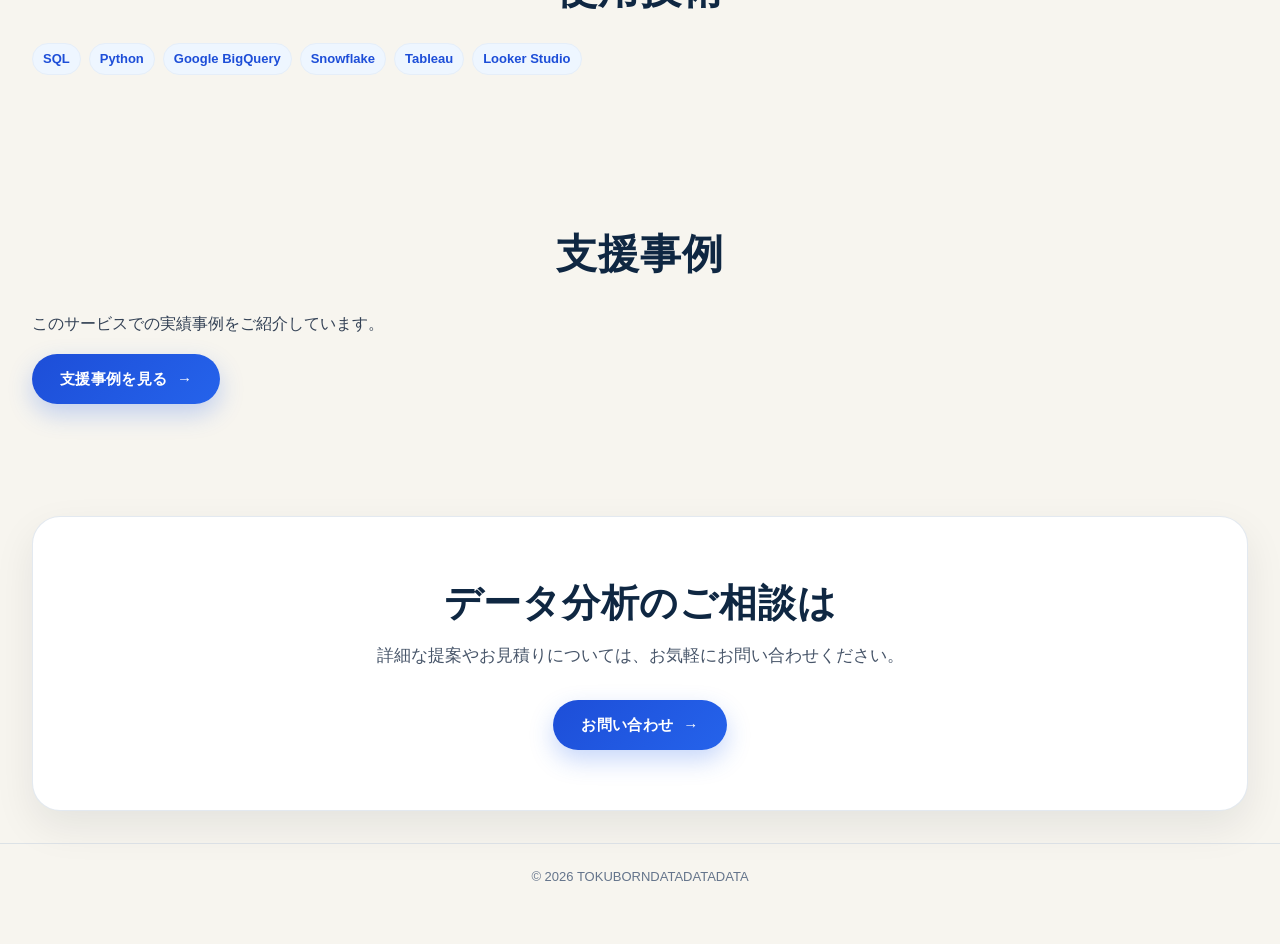
<file: services/analytics.html>
<!DOCTYPE html>
<html lang="ja">
<head>
  <meta charset="UTF-8">
  <meta name="viewport" content="width=device-width, initial-scale=1.0">
  <title>データ分析 - TOKUBORNDATADATADATA</title>
  <link rel="stylesheet" href="../css/style.css?v=4">
</head>

<body>

 <header class="header">
  <div class="header-inner">
    <div class="logo">TOKUBORNDATADATADATA</div>

    <button id="menu-toggle" class="menu-toggle" aria-expanded="false" aria-controls="nav" aria-label="メニュー">☰</button>

    <nav id="nav">
      <a href="../index.html">HOME</a>
      <a href="../services/index.html">SERVICES</a>
      <a href="../works/index.html">WORKS</a>
      <a href="../about/index.html">ABOUT</a>
      <a href="../contact/index.html">CONTACT</a>
    </nav>
  </div>
</header>

  <!-- ===== ページタイトル ===== -->
  <section class="page-hero">
    <h1>データ分析</h1>
    <p>散在するデータを整理し、ビジネス課題を分析</p>
  </section>

  <!-- ===== サービス詳細 ===== -->
  <section class="section service-detail">
    <h2>こんな課題に対応します</h2>
    <div class="detail-cards">
      <div class="detail-card">
        <h3>データの活用方法が分からない</h3>
        <p>社内に大量のデータがあるものの、具体的にどう活用すればよいのか判断できない状況</p>
      </div>
      <div class="detail-card">
        <h3>意思決定に必要な分析ができていない</h3>
        <p>経営層や現場が必要とする分析が実施できておらず、判断が遅れている</p>
      </div>
      <div class="detail-card">
        <h3>分析レポートの作成に時間がかかる</h3>
        <p>手作業での集計・分析に多くの工数がかかっている</p>
      </div>
    </div>
  </section>

  <section class="section service-detail">
    <h2>提供内容</h2>
    <div class="detail-list">
      <div class="detail-item">
        <h3>1. データの整理と統合</h3>
        <p>複数のシステムやファイルに散在するデータを取得・統合し、分析可能な状態に整備します。</p>
      </div>
      <div class="detail-item">
        <h3>2. ビジネス分析</h3>
        <p>SQL・Pythonを用いて、売上分析、顧客分析、広告効果測定など、経営課題に応じた分析を実施します。</p>
      </div>
      <div class="detail-item">
        <h3>3. 改善提案</h3>
        <p>分析結果から課題を抽出し、具体的な改善案を提案します。</p>
      </div>
    </div>
  </section>

  <section class="section service-detail">
    <h2>使用技術</h2>
    <div class="tech-tags">
      <span class="tech-tag">SQL</span>
      <span class="tech-tag">Python</span>
      <span class="tech-tag">Google BigQuery</span>
      <span class="tech-tag">Snowflake</span>
      <span class="tech-tag">Tableau</span>
      <span class="tech-tag">Looker Studio</span>
    </div>
  </section>

  <!-- ===== 支援事例へのリンク ===== -->
  <section class="section related-section">
    <h2>支援事例</h2>
    <p>このサービスでの実績事例をご紹介しています。</p>
    <a href="../works/index.html" class="btn primary">支援事例を見る</a>
  </section>

  <!-- ===== CTA ===== -->
  <section class="section contact-cta">
    <h2>データ分析のご相談は</h2>
    <p>詳細な提案やお見積りについては、お気軽にお問い合わせください。</p>
    <a href="../contact/index.html" class="btn primary">お問い合わせ</a>
  </section>

  <footer>
    <p>&copy; 2026 TOKUBORNDATADATADATA</p>
  </footer>

  <script src="../js/script.js"></script>

</body>
</html>
</file>
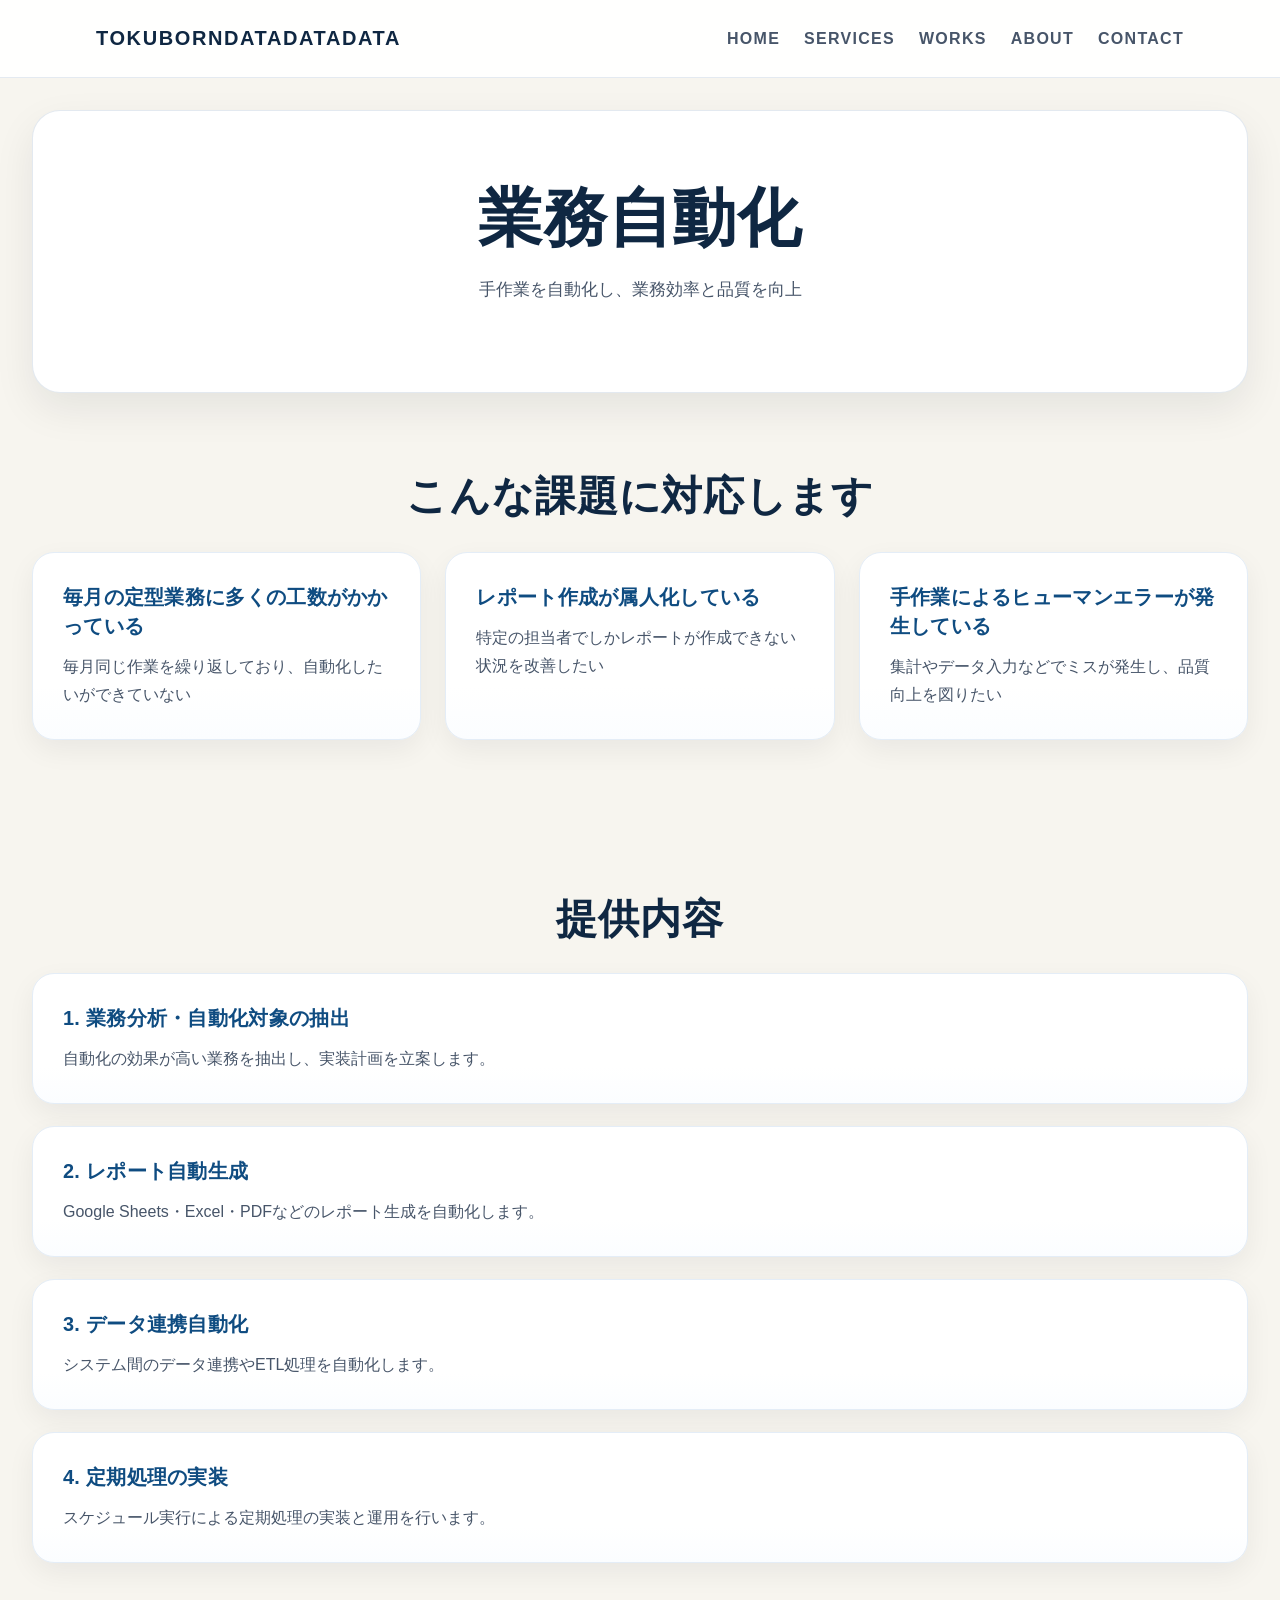
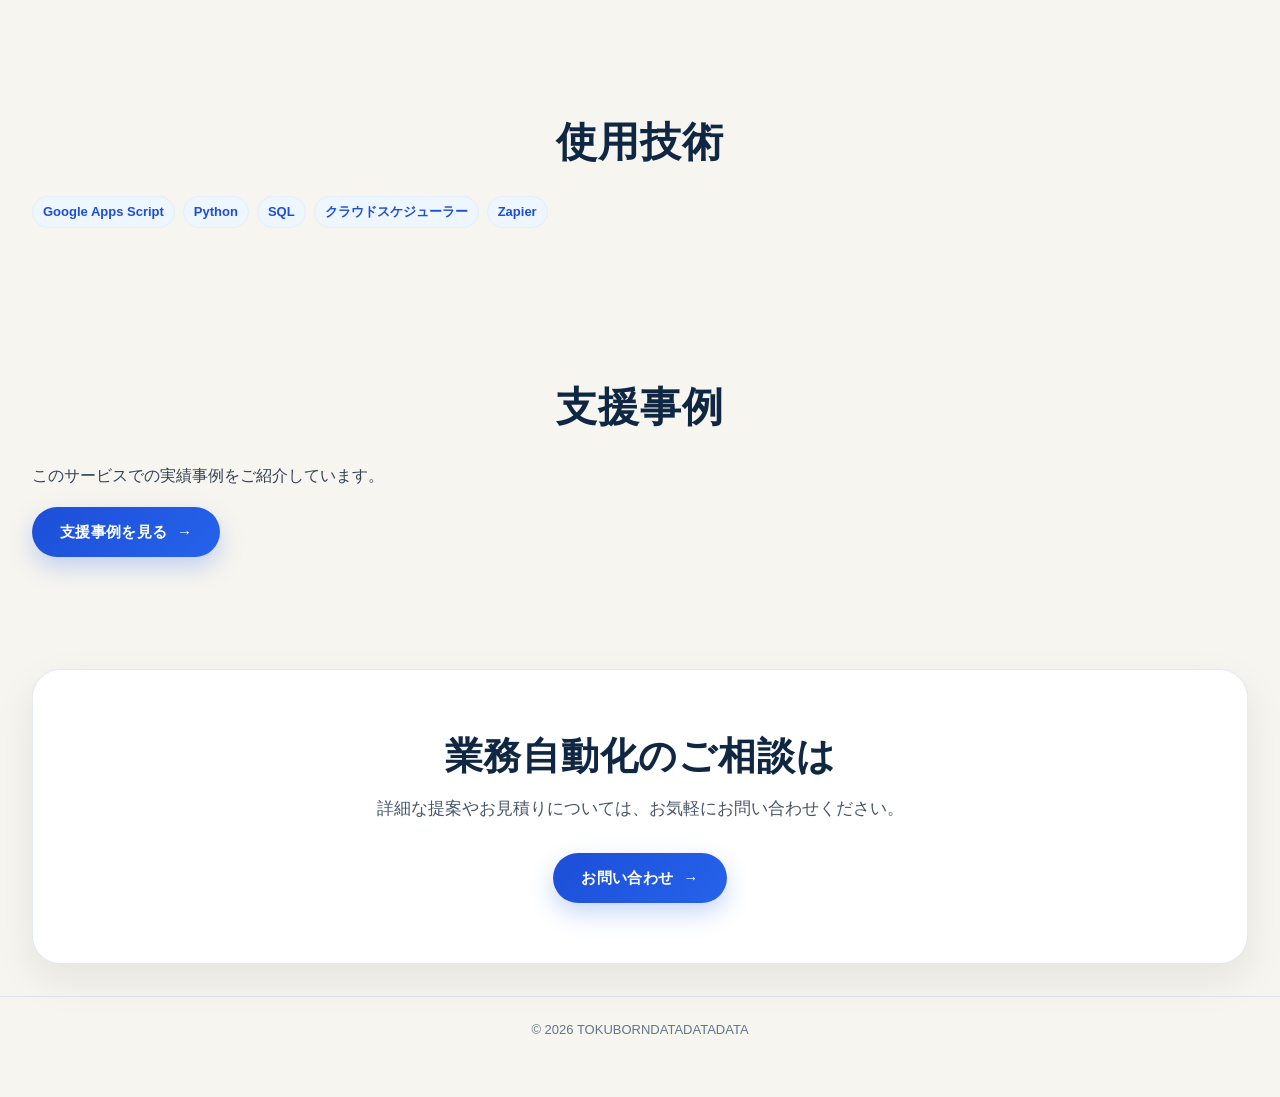
<file: services/automation.html>
<!DOCTYPE html>
<html lang="ja">
<head>
  <meta charset="UTF-8">
  <meta name="viewport" content="width=device-width, initial-scale=1.0">
  <title>業務自動化 - TOKUBORNDATADATADATA</title>
  <link rel="stylesheet" href="../css/style.css?v=4">
</head>

<body>

 <header class="header">
  <div class="header-inner">
    <div class="logo">TOKUBORNDATADATADATA</div>

    <button id="menu-toggle" class="menu-toggle" aria-expanded="false" aria-controls="nav" aria-label="メニュー">☰</button>

     <nav id="nav">
      <a href="../index.html">HOME</a>
      <a href="../services/index.html">SERVICES</a>
      <a href="../works/index.html">WORKS</a>
      <a href="../about/index.html">ABOUT</a>
      <a href="../contact/index.html">CONTACT</a>
    </nav>
  </div>
</header>

  <!-- ===== ページタイトル ===== -->
  <section class="page-hero">
    <h1>業務自動化</h1>
    <p>手作業を自動化し、業務効率と品質を向上</p>
  </section>

  <!-- ===== サービス詳細 ===== -->
  <section class="section service-detail">
    <h2>こんな課題に対応します</h2>
    <div class="detail-cards">
      <div class="detail-card">
        <h3>毎月の定型業務に多くの工数がかかっている</h3>
        <p>毎月同じ作業を繰り返しており、自動化したいができていない</p>
      </div>
      <div class="detail-card">
        <h3>レポート作成が属人化している</h3>
        <p>特定の担当者でしかレポートが作成できない状況を改善したい</p>
      </div>
      <div class="detail-card">
        <h3>手作業によるヒューマンエラーが発生している</h3>
        <p>集計やデータ入力などでミスが発生し、品質向上を図りたい</p>
      </div>
    </div>
  </section>

  <section class="section service-detail">
    <h2>提供内容</h2>
    <div class="detail-list">
      <div class="detail-item">
        <h3>1. 業務分析・自動化対象の抽出</h3>
        <p>自動化の効果が高い業務を抽出し、実装計画を立案します。</p>
      </div>
      <div class="detail-item">
        <h3>2. レポート自動生成</h3>
        <p>Google Sheets・Excel・PDFなどのレポート生成を自動化します。</p>
      </div>
      <div class="detail-item">
        <h3>3. データ連携自動化</h3>
        <p>システム間のデータ連携やETL処理を自動化します。</p>
      </div>
      <div class="detail-item">
        <h3>4. 定期処理の実装</h3>
        <p>スケジュール実行による定期処理の実装と運用を行います。</p>
      </div>
    </div>
  </section>

  <section class="section service-detail">
    <h2>使用技術</h2>
    <div class="tech-tags">
      <span class="tech-tag">Google Apps Script</span>
      <span class="tech-tag">Python</span>
      <span class="tech-tag">SQL</span>
      <span class="tech-tag">クラウドスケジューラー</span>
      <span class="tech-tag">Zapier</span>
    </div>
  </section>

  <!-- ===== 支援事例へのリンク ===== -->
  <section class="section related-section">
    <h2>支援事例</h2>
    <p>このサービスでの実績事例をご紹介しています。</p>
    <a href="../works/index.html" class="btn primary">支援事例を見る</a>
  </section>

  <!-- ===== CTA ===== -->
  <section class="section contact-cta">
    <h2>業務自動化のご相談は</h2>
    <p>詳細な提案やお見積りについては、お気軽にお問い合わせください。</p>
    <a href="../contact/index.html" class="btn primary">お問い合わせ</a>
  </section>

  <footer>
    <p>&copy; 2026 TOKUBORNDATADATADATA</p>
  </footer>

  <script src="../js/script.js"></script>

</body>
</html>
</file>
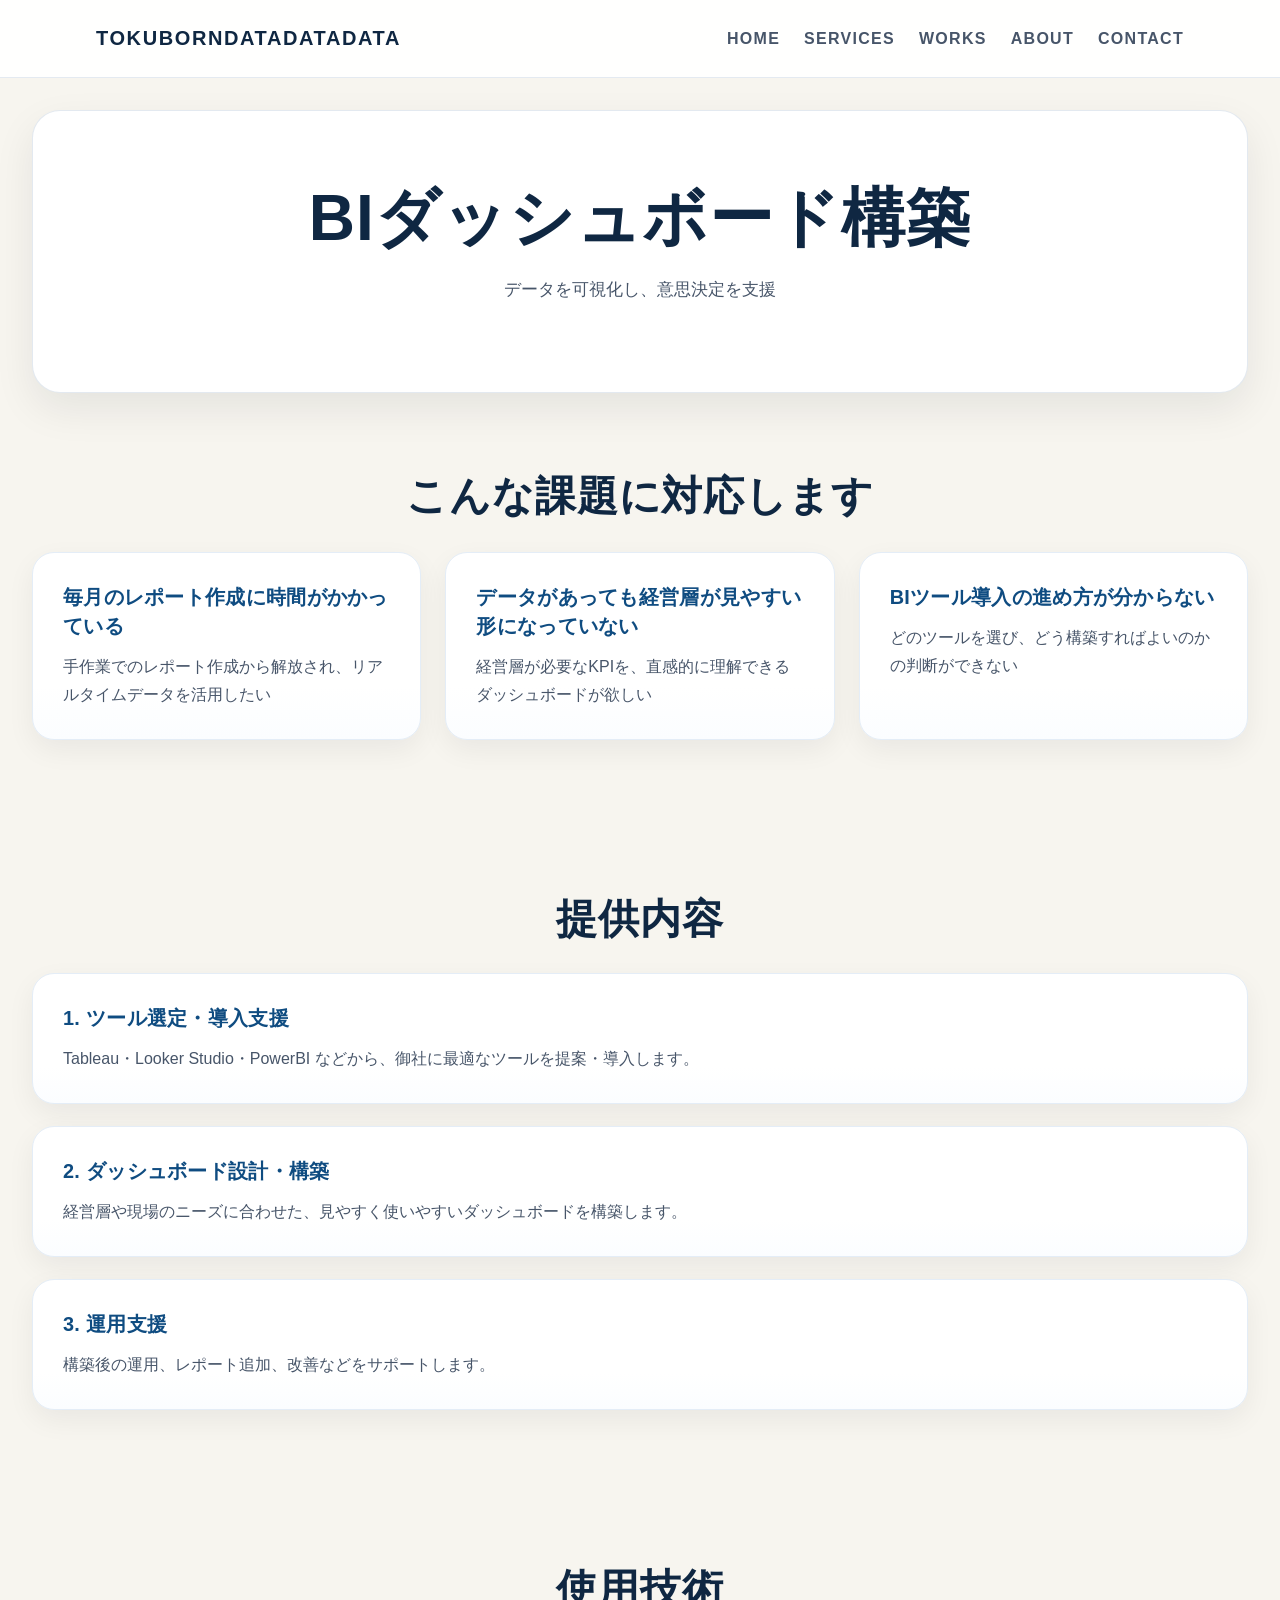
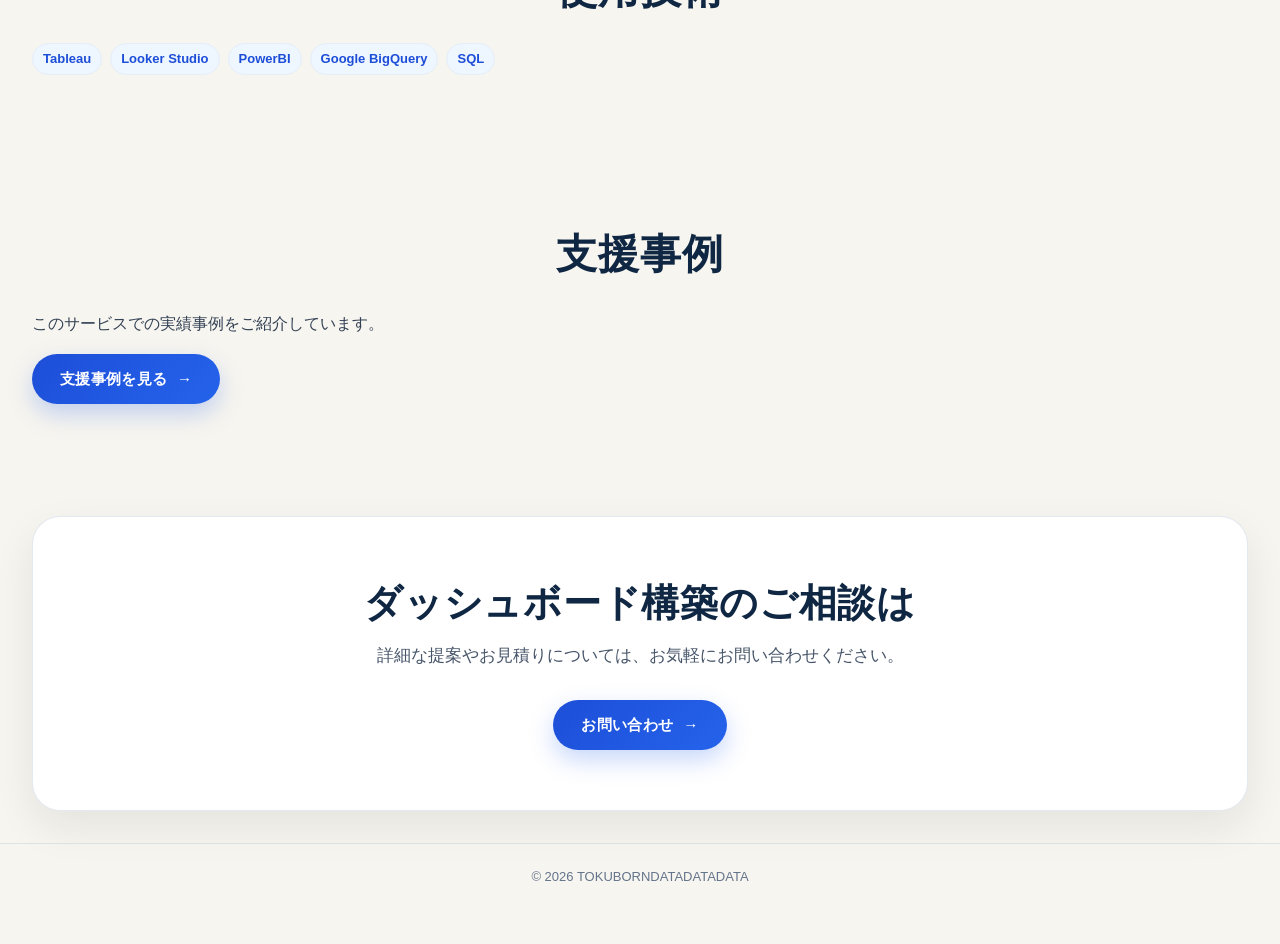
<file: services/bi.html>
<!DOCTYPE html>
<html lang="ja">
<head>
  <meta charset="UTF-8">
  <meta name="viewport" content="width=device-width, initial-scale=1.0">
  <title>BIダッシュボード構築 - TOKUBORNDATADATADATA</title>
  <link rel="stylesheet" href="../css/style.css?v=4">
</head>

<body>

 <header class="header">
  <div class="header-inner">
    <div class="logo">TOKUBORNDATADATADATA</div>

    <button id="menu-toggle" class="menu-toggle" aria-expanded="false" aria-controls="nav" aria-label="メニュー">☰</button>

    <nav id="nav">
      <a href="../index.html">HOME</a>
      <a href="../services/index.html">SERVICES</a>
      <a href="../works/index.html">WORKS</a>
      <a href="../about/index.html">ABOUT</a>
      <a href="../contact/index.html">CONTACT</a>
    </nav>
  </div>
</header>

  <!-- ===== ページタイトル ===== -->
  <section class="page-hero">
    <h1>BIダッシュボード構築</h1>
    <p>データを可視化し、意思決定を支援</p>
  </section>

  <!-- ===== サービス詳細 ===== -->
  <section class="section service-detail">
    <h2>こんな課題に対応します</h2>
    <div class="detail-cards">
      <div class="detail-card">
        <h3>毎月のレポート作成に時間がかかっている</h3>
        <p>手作業でのレポート作成から解放され、リアルタイムデータを活用したい</p>
      </div>
      <div class="detail-card">
        <h3>データがあっても経営層が見やすい形になっていない</h3>
        <p>経営層が必要なKPIを、直感的に理解できるダッシュボードが欲しい</p>
      </div>
      <div class="detail-card">
        <h3>BIツール導入の進め方が分からない</h3>
        <p>どのツールを選び、どう構築すればよいのかの判断ができない</p>
      </div>
    </div>
  </section>

  <section class="section service-detail">
    <h2>提供内容</h2>
    <div class="detail-list">
      <div class="detail-item">
        <h3>1. ツール選定・導入支援</h3>
        <p>Tableau・Looker Studio・PowerBI などから、御社に最適なツールを提案・導入します。</p>
      </div>
      <div class="detail-item">
        <h3>2. ダッシュボード設計・構築</h3>
        <p>経営層や現場のニーズに合わせた、見やすく使いやすいダッシュボードを構築します。</p>
      </div>
      <div class="detail-item">
        <h3>3. 運用支援</h3>
        <p>構築後の運用、レポート追加、改善などをサポートします。</p>
      </div>
    </div>
  </section>

  <section class="section service-detail">
    <h2>使用技術</h2>
    <div class="tech-tags">
      <span class="tech-tag">Tableau</span>
      <span class="tech-tag">Looker Studio</span>
      <span class="tech-tag">PowerBI</span>
      <span class="tech-tag">Google BigQuery</span>
      <span class="tech-tag">SQL</span>
    </div>
  </section>

  <!-- ===== 支援事例へのリンク ===== -->
  <section class="section related-section">
    <h2>支援事例</h2>
    <p>このサービスでの実績事例をご紹介しています。</p>
    <a href="../works/index.html" class="btn primary">支援事例を見る</a>
  </section>

  <!-- ===== CTA ===== -->
  <section class="section contact-cta">
    <h2>ダッシュボード構築のご相談は</h2>
    <p>詳細な提案やお見積りについては、お気軽にお問い合わせください。</p>
    <a href="../contact/index.html" class="btn primary">お問い合わせ</a>
  </section>

  <footer>
    <p>&copy; 2026 TOKUBORNDATADATADATA</p>
  </footer>

  <script src="../js/script.js"></script>

</body>
</html>
</file>
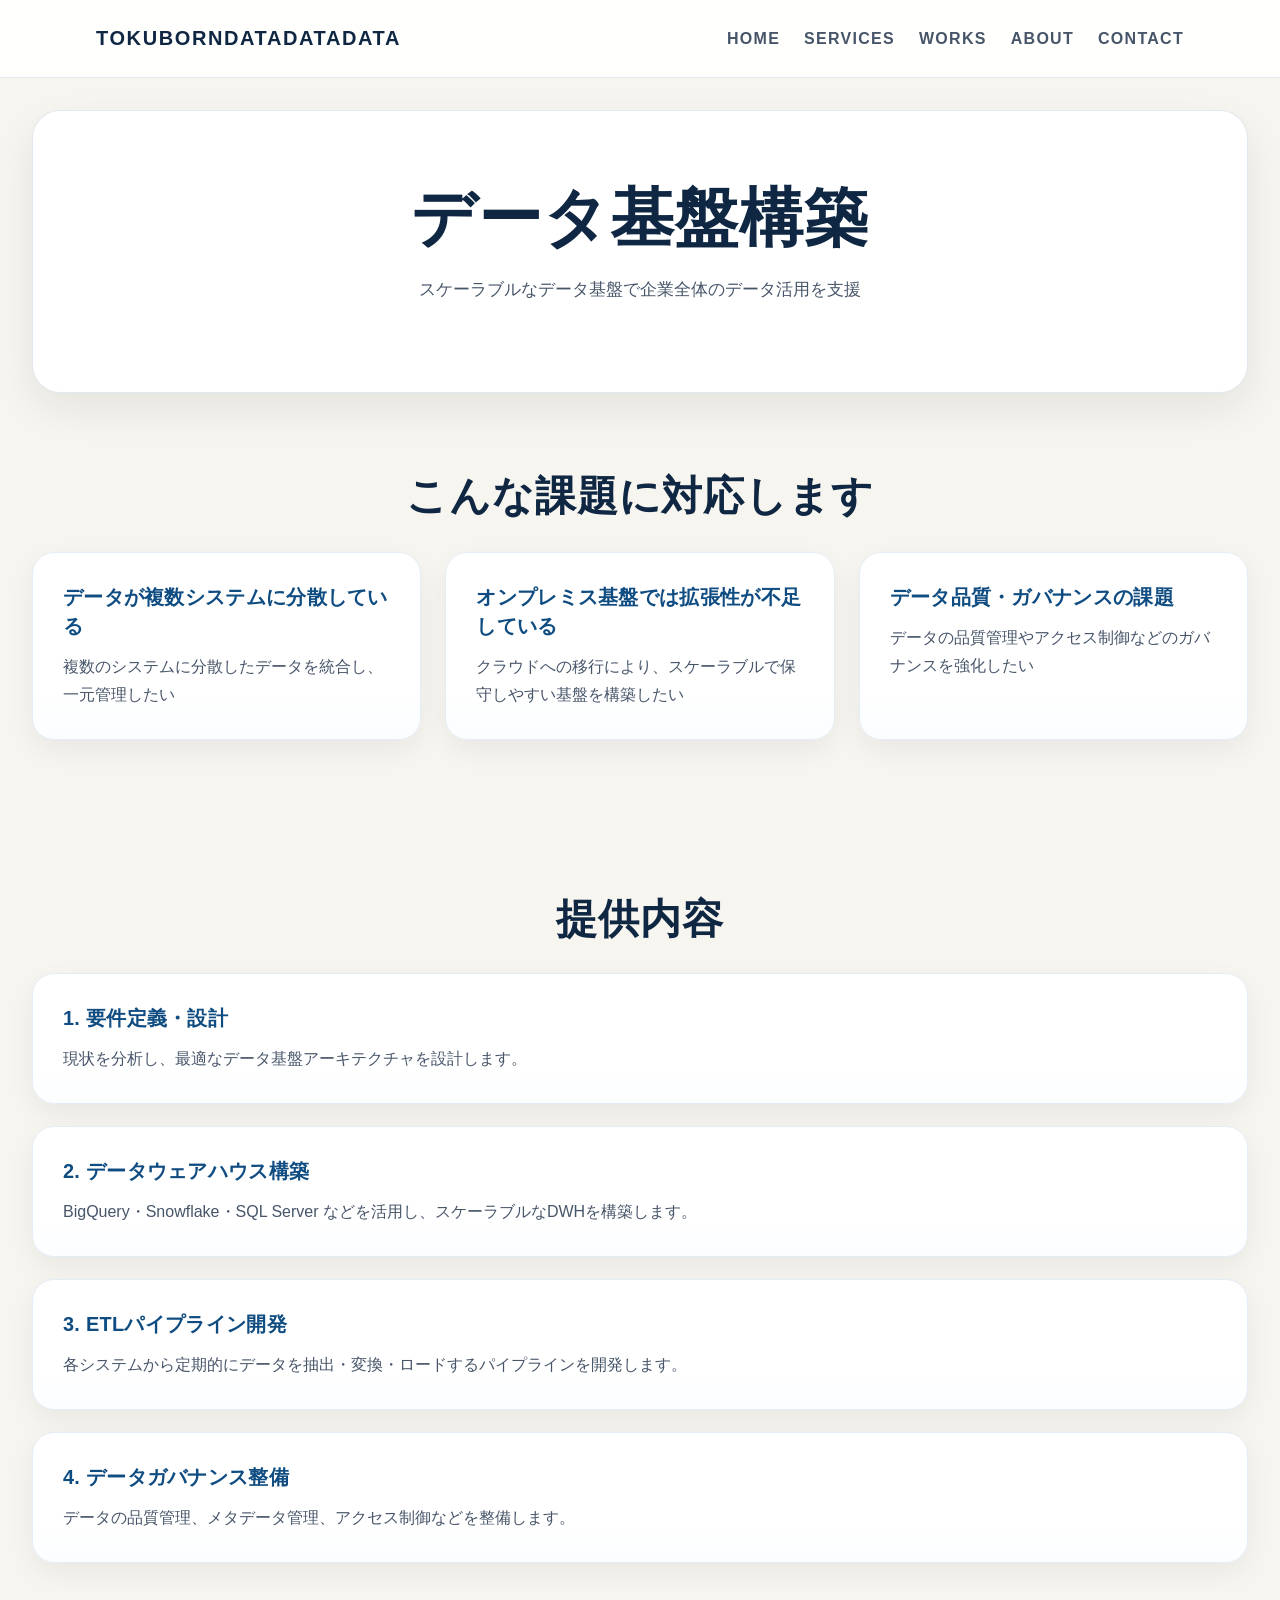
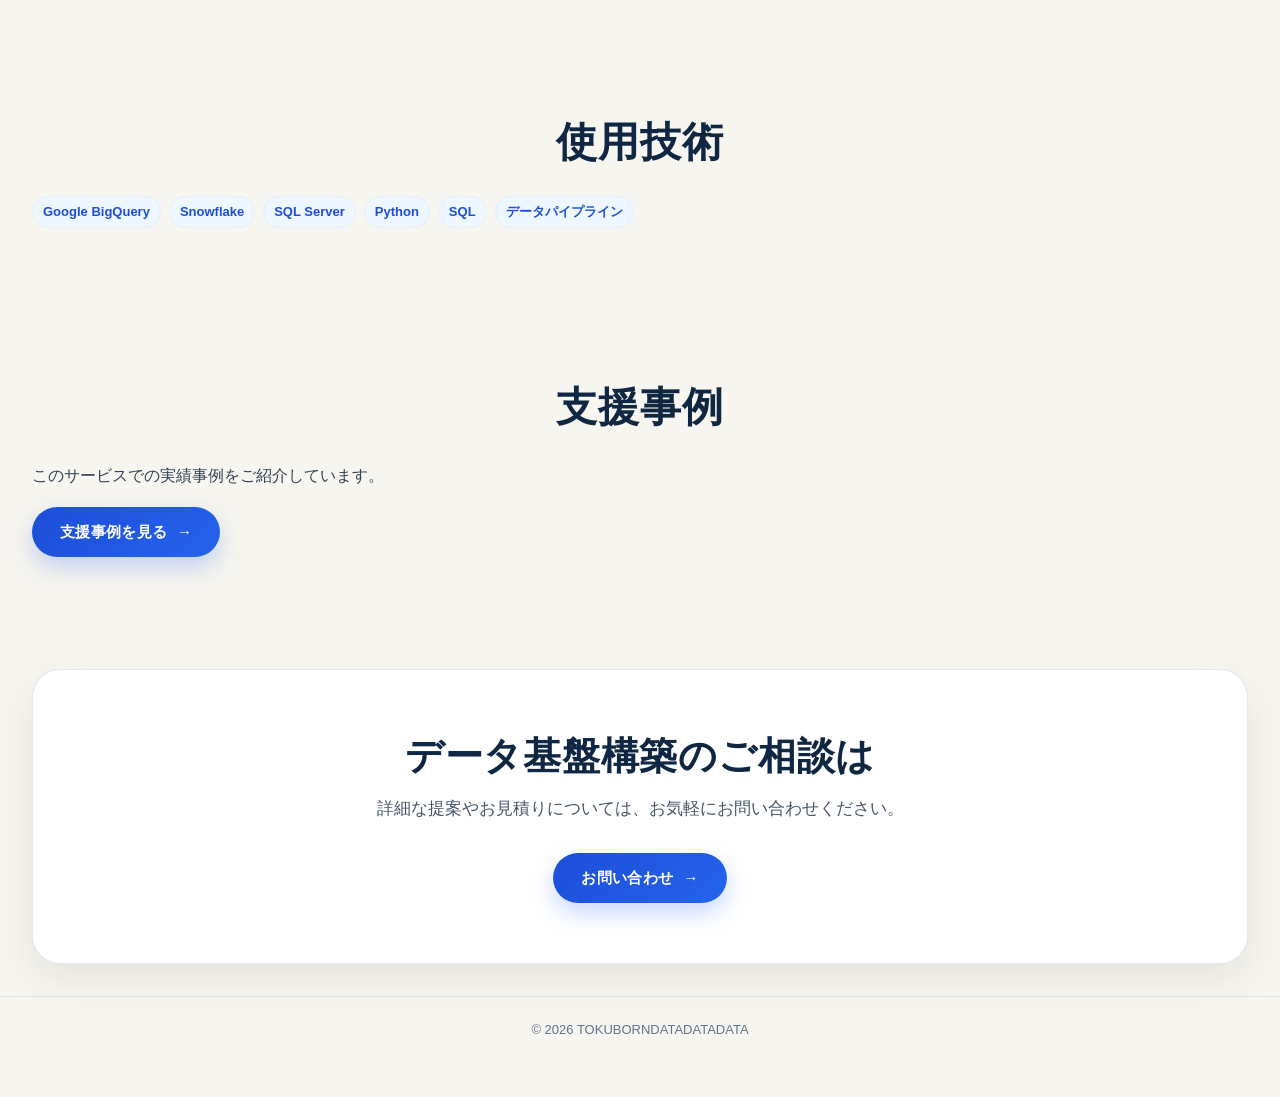
<file: services/platform.html>
<!DOCTYPE html>
<html lang="ja">
<head>
  <meta charset="UTF-8">
  <meta name="viewport" content="width=device-width, initial-scale=1.0">
  <title>データ基盤構築 - TOKUBORNDATADATADATA</title>
  <link rel="stylesheet" href="../css/style.css?v=4">
</head>

<body>

<header class="header">
  <div class="header-inner">
    <div class="logo">TOKUBORNDATADATADATA</div>

    <button id="menu-toggle" class="menu-toggle" aria-expanded="false" aria-controls="nav" aria-label="メニュー">☰</button>

       <nav id="nav">
      <a href="../index.html">HOME</a>
      <a href="../services/index.html">SERVICES</a>
      <a href="../works/index.html">WORKS</a>
      <a href="../about/index.html">ABOUT</a>
      <a href="../contact/index.html">CONTACT</a>
    </nav>
  </div>
</header>

  <!-- ===== ページタイトル ===== -->
  <section class="page-hero">
    <h1>データ基盤構築</h1>
    <p>スケーラブルなデータ基盤で企業全体のデータ活用を支援</p>
  </section>

  <!-- ===== サービス詳細 ===== -->
  <section class="section service-detail">
    <h2>こんな課題に対応します</h2>
    <div class="detail-cards">
      <div class="detail-card">
        <h3>データが複数システムに分散している</h3>
        <p>複数のシステムに分散したデータを統合し、一元管理したい</p>
      </div>
      <div class="detail-card">
        <h3>オンプレミス基盤では拡張性が不足している</h3>
        <p>クラウドへの移行により、スケーラブルで保守しやすい基盤を構築したい</p>
      </div>
      <div class="detail-card">
        <h3>データ品質・ガバナンスの課題</h3>
        <p>データの品質管理やアクセス制御などのガバナンスを強化したい</p>
      </div>
    </div>
  </section>

  <section class="section service-detail">
    <h2>提供内容</h2>
    <div class="detail-list">
      <div class="detail-item">
        <h3>1. 要件定義・設計</h3>
        <p>現状を分析し、最適なデータ基盤アーキテクチャを設計します。</p>
      </div>
      <div class="detail-item">
        <h3>2. データウェアハウス構築</h3>
        <p>BigQuery・Snowflake・SQL Server などを活用し、スケーラブルなDWHを構築します。</p>
      </div>
      <div class="detail-item">
        <h3>3. ETLパイプライン開発</h3>
        <p>各システムから定期的にデータを抽出・変換・ロードするパイプラインを開発します。</p>
      </div>
      <div class="detail-item">
        <h3>4. データガバナンス整備</h3>
        <p>データの品質管理、メタデータ管理、アクセス制御などを整備します。</p>
      </div>
    </div>
  </section>

  <section class="section service-detail">
    <h2>使用技術</h2>
    <div class="tech-tags">
      <span class="tech-tag">Google BigQuery</span>
      <span class="tech-tag">Snowflake</span>
      <span class="tech-tag">SQL Server</span>
      <span class="tech-tag">Python</span>
      <span class="tech-tag">SQL</span>
      <span class="tech-tag">データパイプライン</span>
    </div>
  </section>

  <!-- ===== 支援事例へのリンク ===== -->
  <section class="section related-section">
    <h2>支援事例</h2>
    <p>このサービスでの実績事例をご紹介しています。</p>
    <a href="../works/index.html" class="btn primary">支援事例を見る</a>
  </section>

  <!-- ===== CTA ===== -->
  <section class="section contact-cta">
    <h2>データ基盤構築のご相談は</h2>
    <p>詳細な提案やお見積りについては、お気軽にお問い合わせください。</p>
    <a href="../contact/index.html" class="btn primary">お問い合わせ</a>
  </section>

  <footer>
    <p>&copy; 2026 TOKUBORNDATADATADATA</p>
  </footer>

  <script src="../js/script.js"></script>

</body>
</html>
</file>
<file: css/style.css>
/* =========================================================
   MASARU DATA SOLUTIONS
   style.css complete
   - HOME / SERVICES / WORKS / PROFILE / CONTACT 共通
   - PCは広め・大きめ、スマホは現在の見え方を維持
   ========================================================= */

:root {
  --color-bg: #f7f5ef;
  --color-surface: #ffffff;
  --color-text: #334155;
  --color-muted: #64748b;
  --color-heading: #0f2742;
  --color-primary: #1d4ed8;
  --color-primary-dark: #173ea5;
  --color-accent: #38bdf8;
  --color-border: #e4edf7;
  --color-border-soft: #e5eef9;

  --shadow-soft: 0 10px 28px rgba(15, 23, 42, 0.06);
  --shadow-card: 0 16px 40px rgba(15, 23, 42, 0.08);
  --shadow-hover: 0 22px 52px rgba(15, 23, 42, 0.12);

  --radius-md: 16px;
  --radius-lg: 22px;
  --radius-xl: 28px;
  --container: 1320px;
}

/* ===== Base ===== */
* {
  box-sizing: border-box;
}

html {
  scroll-behavior: smooth;
}

body {
  margin: 0;
  padding-top: 0;
  font-family: "Noto Sans JP", "Hiragino Sans", "Yu Gothic", sans-serif;
  font-size: 17px;
  line-height: 1.75;
  color: var(--color-text);
  background: var(--color-bg);
  font-feature-settings: "palt";
  -webkit-font-smoothing: antialiased;
  overflow-x: hidden;
}

::selection {
  background: #dbeafe;
  color: var(--color-heading);
}

p {
  margin: 0 0 1em;
}

h1,
h2,
h3,
h4 {
  margin-top: 0;
  color: var(--color-heading);
  letter-spacing: 0.015em;
}

a {
  color: var(--color-primary);
  text-underline-offset: 4px;
}

/* ===== Header ===== */
.header {
  position: sticky;
  top: 0;
  left: 0;
  width: 100%;
  height: 78px;
  padding: 0 32px;
  background: rgba(255, 255, 255, 0.92);
  backdrop-filter: blur(16px);
  -webkit-backdrop-filter: blur(16px);
  border-bottom: 1px solid rgba(226, 232, 240, 0.9);
  display: flex;
  justify-content: space-between;
  align-items: center;
  box-shadow: none;
  z-index: 1000;
}

.logo {
  color: var(--color-heading);
  font-size: 20px;
  font-weight: 800;
  letter-spacing: 0.08em;
  white-space: nowrap;
}

nav {
  display: flex;
  align-items: center;
}

nav a {
  position: relative;
  margin-left: 24px;
  padding: 8px 0;
  color: #475569;
  text-decoration: none;
  font-size: 16px;
  font-weight: 800;
  letter-spacing: 0.08em;
}

nav a::after {
  content: "";
  position: absolute;
  left: 0;
  bottom: 2px;
  width: 0;
  height: 2px;
  border-radius: 999px;
  background: var(--color-primary);
  transition: width 0.22s ease;
}

nav a:hover {
  color: var(--color-primary);
}

nav a:hover::after {
  width: 100%;
}

.menu-toggle {
  display: none;
}

/* ===== Layout ===== */
.section {
  max-width: var(--container);
  margin: 0 auto;
  padding: 76px 32px;
  background: transparent;
}

.section h2 {
  position: relative;
  margin: 0 0 26px;
  text-align: center;
  font-size: clamp(36px, 3.2vw, 48px);
  line-height: 1.35;
  font-weight: 800;
  letter-spacing: 0.02em;
}

/* 見出し下の青線は使わない */
.section h2::after {
  display: none;
}

.section p {
  font-size: 16px;
  line-height: 1.85;
}

.section-subtitle {
  max-width: 760px;
  margin: 0 auto 38px;
  text-align: center;
  color: var(--color-muted);
  font-size: 17px;
  line-height: 1.75;
}

/* ===== Home Hero ===== */
.hero.hero-with-image {
  position: relative;
  width: 100vw;
  max-width: none;
  min-height: 520px;
  margin: 0 0 28px;
  padding: 0;
  border: none;
  border-radius: 0;
  box-shadow: none;
  overflow: hidden;
  background-image: url("../images/hero-consulting.png");
  background-size: cover;
  background-position: center;
  display: flex;
  align-items: center;
}

.hero.hero-with-image .hero-image {
  display: none;
}

.hero.hero-with-image::before {
  content: "";
  position: absolute;
  inset: 0;
  background: linear-gradient(
    90deg,
    rgba(8, 30, 55, 0.18) 0%,
    rgba(8, 30, 55, 0.08) 43%,
    rgba(8, 30, 55, 0.02) 100%
  );
  z-index: 1;
}

.hero.hero-with-image .hero-content {
  position: relative;
  z-index: 2;
  width: 100%;
  max-width: var(--container);
  margin: 0 auto;
  padding: 96px 48px 0;
  color: #ffffff;
}

.hero.hero-with-image h1 {
  margin: 0;
  max-width: 720px;
  color: #ffffff;
  font-size: clamp(58px, 5.2vw, 90px);
  line-height: 1.15;
  font-weight: 800;
  letter-spacing: -0.035em;
  text-shadow: 0 2px 18px rgba(0, 0, 0, 0.30);
}

.hero.hero-with-image .hero-buttons {
  margin-top: 30px;
  display: flex;
  gap: 14px;
  flex-wrap: wrap;
}

/* ===== Page Hero / CTA ===== */
.page-hero,
.contact-cta,
.cta-section,
.hero:not(.hero-with-image) {
  width: min(var(--container), calc(100% - 64px));
  margin: 32px auto 0;
  padding: 70px 54px;
  border-radius: var(--radius-xl);
  background: var(--color-surface);
  color: var(--color-heading);
  border: 1px solid rgba(226, 232, 240, 0.95);
  box-shadow: var(--shadow-card);
}

.page-hero,
.profile-hero {
  text-align: center;
}

.page-hero h1,
.hero:not(.hero-with-image) h1 {
  max-width: 880px;
  margin: 0 auto 18px;
  font-size: clamp(40px, 5vw, 64px);
  line-height: 1.18;
  font-weight: 800;
}

.page-hero p,
.hero:not(.hero-with-image) p,
.contact-cta p,
.cta-section p {
  max-width: 760px;
  margin-left: auto;
  margin-right: auto;
  color: #475569;
  font-size: 17px;
  line-height: 1.8;
}

.sub-title {
  font-size: 13px;
  color: var(--color-primary);
  font-weight: 800;
  letter-spacing: 2px;
}

/* ===== Buttons ===== */
.btn,
.btn-primary,
.btn-secondary {
  display: inline-flex;
  align-items: center;
  justify-content: center;
  min-height: 48px;
  padding: 12px 28px;
  border-radius: 999px;
  text-decoration: none;
  font-size: 15px;
  font-weight: 800;
  letter-spacing: 0.02em;
  transition: all 0.24s ease;
  cursor: pointer;
}

.btn.primary,
.btn-primary {
  background: linear-gradient(135deg, var(--color-primary), #2563eb);
  border-color: transparent;
  color: #ffffff;
  box-shadow: 0 10px 24px rgba(37, 99, 235, 0.26);
}

.btn.primary::after,
.btn-primary::after {
  content: "→";
  margin-left: 10px;
  transition: transform 0.22s ease;
}

.btn.primary:hover,
.btn-primary:hover {
  background: linear-gradient(135deg, var(--color-primary-dark), var(--color-primary));
  transform: translateY(-2px);
  box-shadow: 0 16px 32px rgba(37, 99, 235, 0.32);
}

.btn.primary:hover::after,
.btn-primary:hover::after {
  transform: translateX(4px);
}

.btn.secondary,
.btn-secondary {
  background: rgba(255, 255, 255, 0.88);
  color: var(--color-primary);
  border: 2px solid #bfdbfe;
}

.btn.secondary:hover,
.btn-secondary:hover {
  background: #eff6ff;
  border-color: var(--color-primary);
}

/* ===== Cards ===== */
.card,
.issue-card,
.service-card,
.service-card-large,
.case-card,
.work-card,
.detail-card,
.detail-item,
.contact-method,
.faq-item,
.profile-content-full,
.skill-category,
.tech-category,
approach-item,
.privacy-content,
.representative-card,
.data-flow .flow-step,
.business-flow .flow-step,
.data-flow-content,
.story-step {
  background: linear-gradient(180deg, #ffffff, #ffffff 72%, #fbfdff);
  border: 1px solid var(--color-border);
  border-radius: var(--radius-lg);
  padding: 30px;
  box-shadow: var(--shadow-soft);
}

.service-card,
.service-card-large,
.case-card,
.work-card,
.skill-category,
.tech-category,
.approach-item,
.contact-method,
.faq-item,
.data-flow .flow-step,
.business-flow .flow-step,
.story-step {
  transition: transform 0.24s ease, box-shadow 0.24s ease, border-color 0.24s ease;
}

.service-card:hover,
.service-card-large:hover,
.case-card:hover,
.work-card:hover,
.skill-category:hover,
.tech-category:hover,
.approach-item:hover,
.contact-method:hover,
.faq-item:hover,
.data-flow .flow-step:hover,
.business-flow .flow-step:hover,
.story-step:hover {
  transform: translateY(-4px);
  border-color: #bfdbfe;
  box-shadow: var(--shadow-hover);
}

.card h3,
.issue-card h3,
.service-card h3,
.case-card h3,
.work-card h3,
.detail-card h3,
.detail-item h3,
.skill-category h3,
.tech-category h3,
.approach-item h3,
.contact-method h3,
.faq-item h3,
.numbered-step h3 {
  margin: 0 0 12px;
  color: #0f4c81;
  line-height: 1.45;
  font-weight: 800;
}

.issue-card p,
.service-card p,
.case-card p,
.work-card p,
.detail-card p,
.detail-item p,
.contact-method p,
.faq-item p {
  margin-bottom: 0;
  color: #475569;
  line-height: 1.75;
}

.card-link {
  display: inline-flex;
  align-items: center;
  justify-content: center;
  gap: 8px;
  min-height: 42px;
  margin-top: 16px;
  padding: 10px 16px;
  border-radius: 999px;
  background: #eff6ff;
  color: var(--color-primary);
  text-decoration: none;
  font-size: 13px;
  font-weight: 800;
  line-height: 1.2;
  transition: all 0.22s ease;
}

.card-link::after {
  content: "→";
  display: inline-flex;
  align-items: center;
  justify-content: center;
  width: 21px;
  height: 21px;
  border-radius: 50%;
  background: var(--color-primary);
  color: #ffffff;
  font-size: 13px;
  transition: transform 0.2s ease;
}

.case-card:hover .card-link {
  background: var(--color-primary);
  color: #ffffff;
  box-shadow: 0 10px 22px rgba(37, 99, 235, 0.24);
  transform: translateY(-1px);
}

.case-card:hover .card-link::after {
  background: #ffffff;
  color: var(--color-primary);
  transform: translateX(3px);
}

.service-card:hover .card-link {
  background: var(--color-primary);
  color: #ffffff;
  box-shadow: 0 10px 22px rgba(37, 99, 235, 0.24);
  transform: translateY(-1px);
}

.service-card:hover .card-link::after {
  background: #ffffff;
  color: var(--color-primary);
  transform: translateX(3px);
}

.card-link:hover {
  background: #dbeafe;
  text-decoration: none;
}

.card-link:hover::after {
  transform: translateX(3px);
}

/* ===== Grids ===== */
.cards,
.issues-grid,
.cases-grid,
.detail-cards,
.skills-grid,
.industries-grid,
.approach-list {
  display: grid;
  gap: 24px;
  margin-top: 28px;
}

.cards,
.cases-grid,
.detail-cards,
.industries-grid {
  grid-template-columns: repeat(3, 1fr);
}

.issues-grid,
.skills-grid,
.approach-list {
  grid-template-columns: repeat(2, 1fr);
}

/* ===== Home Sections ===== */
.issues {
  padding-top: 44px;
}

.issues-grid {
  max-width: 1200px;
  margin-left: auto;
  margin-right: auto;
}

.issue-card {
  padding: 36px 42px;
}

.issue-card h3 {
  font-size: 24px;
}

.issue-card p {
  font-size: 17px;
}

.services-grid {
  display: grid;
  grid-template-columns: repeat(5, 1fr);
  gap: 20px;
  margin-top: 28px;
}

.service-card {
  display: flex;
  flex-direction: column;
}

.service-card h3 {
  font-size: 20px;
}

.service-card p {
  flex-grow: 1;
  font-size: 15px;
}

.case-card h3 {
  font-size: 22px;
}

.case-card p {
  font-size: 16px;
}

/* ===== Data Flow / Business Flow ===== */
.flow-container {
  display: grid;
  gap: 20px;
  align-items: stretch;
  margin-top: 32px;
}

.business-flow .flow-container,
.data-flow .flow-container {
  grid-template-columns: repeat(5, 1fr);
}

.business-flow .flow-step,
.data-flow .flow-step {
  min-height: 220px;
  padding: 28px 22px;
  text-align: left;
}

.business-flow .step-header,
.data-flow .step-header {
  display: block;
  margin-bottom: 16px;
}

.business-flow .step-icon,
.data-flow .step-icon {
  width: 50px;
  height: 50px;
  margin-bottom: 14px;
  border-radius: 15px;
  background: #eef7ff;
  display: flex;
  align-items: center;
  justify-content: center;
  font-size: 24px;
}

.business-flow .step-title,
.data-flow .step-title {
  font-size: 21px;
  font-weight: 800;
  color: #0f4c81;
}

.business-flow .step-points,
.data-flow .step-points,
.data-flow-tags,
.tech-tags,
.profile-tags,
.service-features,
.work-info,
.work-result ul,
.story-points {
  display: flex;
  flex-wrap: wrap;
  gap: 8px;
}

.business-flow .step-point,
.data-flow .step-point,
.data-flow-tags span,
.tech-tag,
.industry-item,
.profile-tags span,
.work-detail,
.work-result li,
.service-features li,
.story-points li {
  display: inline-flex;
  align-items: center;
  padding: 6px 10px;
  border-radius: 999px;
  background: #f8fafc;
  border: 1px solid var(--color-border-soft);
  color: #334155;
  font-size: 13px;
  line-height: 1.4;
}

.business-flow .step-point::before,
.data-flow .step-point::before,
.flow-arrow {
  display: none;
}

/* ===== Data Flow Timeline ===== */
.data-flow-timeline {
  position: relative;
  max-width: 920px;
  margin: 40px auto 0;
  display: grid;
  gap: 20px;
}

.data-flow-timeline::before {
  content: "";
  position: absolute;
  top: 28px;
  bottom: 28px;
  left: 31px;
  width: 2px;
  background: #bfdbfe;
}

.data-flow-step {
  position: relative;
  display: grid;
  grid-template-columns: 64px 1fr;
  gap: 22px;
  align-items: start;
}

.data-flow-number {
  position: relative;
  z-index: 1;
  width: 64px;
  height: 64px;
  border-radius: 50%;
  background: #eef7ff;
  border: 2px solid var(--color-primary);
  color: var(--color-primary);
  display: flex;
  align-items: center;
  justify-content: center;
  font-weight: 800;
}

.data-flow-content {
  padding: 24px 28px;
}

.data-flow-content h3 {
  margin: 0 0 8px;
  color: #0f4c81;
  font-size: 21px;
}

.data-flow-content p {
  margin: 0 0 16px;
  color: #475569;
}

/* ===== Support Story Flow ===== */
.support-flow .section-subtitle {
  margin-bottom: 32px;
}

.story-flow {
  max-width: 980px;
  margin: 40px auto 0;
  display: flex;
  flex-direction: column;
  gap: 16px;
}

.story-step {
  display: grid;
  grid-template-columns: 88px 1fr;
  gap: 18px;
  align-items: center;
  padding: 22px 30px;
  border-color: #dbeafe;
}

.story-number {
  align-self: center;
  width: 72px;
  height: 72px;
  border-radius: 50%;
  background: #0f4c81;
  color: #ffffff;
  display: flex;
  flex-direction: column;
  align-items: center;
  justify-content: center;
  box-shadow: 0 8px 20px rgba(15, 76, 129, 0.22);
}

.story-number span {
  color: rgba(255, 255, 255, 0.75);
  font-size: 10px;
  font-weight: 800;
  letter-spacing: 1px;
}

.story-number strong {
  color: #ffffff;
  font-size: 31px;
  line-height: 1;
  font-weight: 800;
}

.story-content h3 {
  margin: 0 0 8px;
  color: var(--color-heading);
  font-size: 21px;
}

.story-content p {
  margin: 0 0 8px;
  color: #475569;
  font-size: 15px;
}

.story-points {
  grid-column: 2;
  list-style: none;
  margin: -4px 0 0;
  padding: 0;
}

.story-points li {
  background: #eef6ff;
  color: #0f4c81;
  font-weight: 700;
}

.story-points li::before {
  content: "✓ ";
  color: var(--color-primary);
}

/* ===== Service List / Works ===== */
.services-grid-large,
.works-grid,
.detail-list,
.contact-methods,
.faq-items {
  display: grid;
  grid-template-columns: 1fr;
  gap: 22px;
  margin-top: 24px;
}

.service-card-large,
.work-card {
  position: relative;
  overflow: hidden;
  padding: 34px;
}

.service-card-large::before,
.work-card::before {
  content: "";
  position: absolute;
  inset: 0 auto 0 0;
  width: 5px;
  background: linear-gradient(180deg, var(--color-primary), var(--color-accent));
}

.service-card-large h2,
.work-card h3 {
  color: var(--color-heading);
  font-size: clamp(23px, 2.6vw, 29px);
  line-height: 1.45;
}

.service-card-large h2 {
  text-align: left;
}

.service-card-large h2::after {
  display: none;
}

.service-description,
.work-description p,
.profile-content-full p {
  color: #475569;
  font-size: 15px;
}

.service-features {
  list-style: none;
  padding: 0;
  margin: 20px 0 6px;
}

.service-features li {
  position: relative;
  padding-left: 30px;
}

.service-features li::before {
  content: "✓";
  position: absolute;
  left: 12px;
  color: var(--color-primary);
  font-weight: 800;
}

.work-description,
.work-result {
  margin-top: 18px;
}

.work-detail strong,
.work-description h4,
.work-result h4 {
  color: #0f4c81;
}

.work-result ul {
  margin: 0;
  padding-left: 0;
  list-style: none;
}

.work-result li,
.tech-tag,
.industry-item,
.profile-tags span {
  background: #eef6ff;
  color: #1d4ed8;
  font-weight: 800;
}

/* ===== Profile ===== */
.profile-content,
.profile-content-full {
  max-width: 800px;
  margin: 28px auto 0;
  text-align: center;
}

.profile-content-full {
  padding: 36px;
}

.profile-overview {
  padding-top: 54px;
  padding-bottom: 68px;
}

.skill-category,
.tech-category,
.approach-item {
  padding: 28px;
}

.skill-category ul {
  list-style: none;
  padding: 0;
  margin: 10px 0 0;
}

.skill-category li {
  position: relative;
  padding: 5px 0 5px 18px;
  color: #475569;
  font-size: 14px;
}

.skill-category li::before {
  content: "•";
  position: absolute;
  left: 0;
  color: var(--color-primary);
}

.tech-stack .tech-category {
  margin-bottom: 22px;
}

.representative-profile {
  width: min(var(--container), calc(100% - 64px));
  margin: 0 auto;
  padding: 48px 0 68px;
  text-align: center;
}

.representative-profile h2 {
  margin-bottom: 32px;
}

.representative-card {
  width: 100%;
  max-width: var(--container);
  min-height: 300px;
  margin: 0 auto;
  padding: 54px 72px;
  display: flex;
  flex-direction: column;
  justify-content: center;
  text-align: center;
}

.representative-card h3 {
  font-size: 23px;
  margin: 0 0 20px;
}

.representative-card p {
  max-width: 760px;
  margin-left: auto;
  margin-right: auto;
  font-size: 15px;
  line-height: 1.9;
}

.profile-role {
  font-weight: 800;
  color: #0f4c81;
}

.profile-tags {
  justify-content: center;
  margin-top: 24px;
}

/* ===== Contact ===== */
.contact-info h2,
.contact-info .section-subtitle {
  text-align: center;
}

.contact-intro > p {
  max-width: 820px;
  margin: 0 auto 32px;
}

.contact-methods {
  max-width: 820px;
  margin-left: auto;
  margin-right: auto;
}

.contact-detail {
  font-weight: 800;
}

.contact-detail a {
  color: var(--color-primary);
  text-decoration: none;
}

.contact-detail a:hover {
  text-decoration: underline;
}

.response-time {
  font-size: 14px;
  color: var(--color-muted);
}

.contact-form-container {
  background: #ffffff;
  padding: 28px;
  border: 1px solid var(--color-border-soft);
  border-radius: 14px;
  margin-top: 14px;
}

.contact-form {
  display: flex;
  flex-direction: column;
  gap: 14px;
}

.form-group {
  display: flex;
  flex-direction: column;
}

.form-group label {
  margin-bottom: 7px;
  font-weight: 800;
  color: #334155;
  font-size: 14px;
}

.form-group input,
.form-group textarea,
.form-group select {
  width: 100%;
  padding: 12px;
  border: 1px solid #cbd5e1;
  border-radius: 8px;
  background: #ffffff;
  font-size: 14px;
  font-family: inherit;
}

.form-group input:focus,
.form-group textarea:focus,
.form-group select:focus {
  outline: none;
  border-color: var(--color-primary);
  box-shadow: 0 0 0 3px rgba(37, 99, 235, 0.12);
}

.form-group.checkbox {
  flex-direction: row;
  align-items: center;
}

.form-group.checkbox label {
  display: flex;
  align-items: center;
  gap: 8px;
  margin: 0;
}

.form-group.checkbox input {
  width: auto;
  margin: 0;
}

.contact-form .btn {
  width: 100%;
  max-width: 320px;
  margin: 6px auto 0;
  border: none;
}

/* ===== FAQ ===== */
.faq {
  padding-bottom: 68px;
}

.faq-items {
  max-width: 980px;
  margin-left: auto;
  margin-right: auto;
  gap: 16px;
}

.faq-item {
  width: 100%;
  padding: 28px;
}

.faq-question {
  display: flex;
  align-items: center;
  gap: 16px;
  margin-bottom: 18px;
  padding-bottom: 18px;
  border-bottom: 1px dashed #bfdbfe;
}

.faq-answer {
  display: flex;
  align-items: flex-start;
  gap: 16px;
}

.faq-icon {
  flex-shrink: 0;
  width: 48px;
  height: 48px;
  border-radius: 50%;
  display: inline-flex;
  align-items: center;
  justify-content: center;
  font-weight: 800;
  font-size: 22px;
  line-height: 1;
}

.faq-icon.q {
  background: #0ea5e9;
  color: #ffffff;
}

.faq-icon.a {
  background: #0f4c81;
  color: #ffffff;
}

.faq-question h3 {
  margin: 0;
  font-size: 20px;
  color: var(--color-heading);
}

.faq-answer p {
  margin: 0;
  color: #475569;
  font-size: 15px;
  line-height: 1.8;
}

/* ===== CTA / Footer ===== */
.contact-cta,
.cta-section {
  padding: 60px 54px;
  margin-top: 36px;
  text-align: center;
}

.contact-cta h2,
.cta-section h2 {
  font-size: clamp(30px, 3vw, 42px);
  margin-bottom: 12px;
}

.contact-cta h2::after,
.cta-section h2::after {
  display: none;
}

.contact-cta p,
.cta-section p {
  margin-bottom: 28px;
}

footer {
  max-width: var(--container);
  margin: 32px auto 20px;
  padding: 22px 24px;
  text-align: center;
  color: var(--color-muted);
  border-top: 1px solid rgba(203, 213, 225, 0.6);
  font-size: 13px;
}

/* ===== Accessibility ===== */
.btn:focus-visible,
.btn-primary:focus-visible,
.btn-secondary:focus-visible,
nav a:focus-visible,
.menu-toggle:focus-visible,
.card-link:focus-visible {
  outline: 3px solid rgba(37, 99, 235, 0.35);
  outline-offset: 4px;
}

/* ===== Tablet ===== */
@media (max-width: 1024px) {
  .header {
    height: 66px;
    padding: 0 32px;
  }

  .logo {
    font-size: 15px;
  }

  nav a {
    margin-left: 24px;
    font-size: 12px;
  }

  .services-grid,
  .cards,
  .cases-grid,
  .detail-cards,
  .industries-grid,
  .business-flow .flow-container,
  .data-flow .flow-container {
    grid-template-columns: repeat(2, 1fr);
  }

  .services-grid {
    grid-template-columns: repeat(2, 1fr);
  }
}

/* ===== Mobile ===== */
@media (max-width: 768px) {
  body {
    font-size: 15px;
  }

  .header {
    height: 58px;
    padding: 0 16px;
    left: 0;
    right: 0;
    width: 100%;
    transform: none;
    border-radius: 0;
    transition: transform 0.28s ease;
  }

  .header.is-hidden {
    transform: translateY(-100%);
  }

  .header.is-visible {
    transform: translateY(0);
  }

  .logo {
    max-width: 230px;
    font-size: 12px;
    line-height: 1.4;
    white-space: normal;
  }

  nav {
    display: none;
  }

  nav.open {
    display: flex;
    position: absolute;
    top: 58px;
    left: 0;
    width: 100%;
    padding: 12px 16px 16px;
    background: #ffffff;
    border-bottom: 1px solid var(--color-border-soft);
    flex-direction: column;
    gap: 6px;
    box-shadow: 0 10px 24px rgba(15, 23, 42, 0.12);
    z-index: 1001;
  }

  nav.open a {
    width: 100%;
    margin: 0;
    padding: 12px 16px;
    border-radius: 12px;
    text-align: center;
    color: #334155;
    background: transparent;
    font-size: 14px;
  }

  nav.open a::after {
    display: none;
  }

  .menu-toggle {
    display: inline-flex;
    align-items: center;
    justify-content: center;
    width: 42px;
    height: 42px;
    border: none;
    border-radius: 999px;
    background: #eef6ff;
    color: var(--color-primary);
    font-size: 22px;
    cursor: pointer;
  }

  .hero.hero-with-image {
    min-height: 500px;
    margin-bottom: 12px;
    background-position: center top;
  }

  .hero.hero-with-image::before {
    background: linear-gradient(
      to bottom,
      rgba(8, 30, 55, 0.18) 0%,
      rgba(8, 30, 55, 0.08) 48%,
      rgba(8, 30, 55, 0.02) 100%
    );
  }

  .hero.hero-with-image .hero-content {
    padding: 230px 24px 0;
  }

  .hero.hero-with-image h1 {
    font-size: clamp(32px, 9vw, 42px);
    line-height: 1.2;
  }

  .hero.hero-with-image .hero-buttons {
    margin-top: 22px;
    gap: 10px;
  }

  .hero.hero-with-image .btn {
    width: auto;
    min-height: 43px;
    padding: 10px 18px;
    font-size: 13px;
  }

  .section {
    padding: 48px 20px;
  }

  .issues {
    padding-top: 30px;
  }

  .section h2 {
    font-size: clamp(26px, 7.8vw, 34px);
    margin-bottom: 24px;
  }

  .section-subtitle {
    margin-bottom: 26px;
  }

  .page-hero,
  .profile-hero,
  .contact-cta,
  .cta-section,
  .hero:not(.hero-with-image) {
    width: calc(100% - 24px);
    margin-top: 12px;
    padding: 48px 22px;
    border-radius: 24px;
  }

  .page-hero h1,
  .hero:not(.hero-with-image) h1 {
    font-size: clamp(32px, 10vw, 44px);
  }

  .cards,
  .issues-grid,
  .services-grid,
  .cases-grid,
  .detail-cards,
  .skills-grid,
  .industries-grid,
  .approach-list,
  .business-flow .flow-container,
  .data-flow .flow-container {
    grid-template-columns: 1fr;
  }

  .cards,
  .issues-grid,
  .cases-grid,
  .services-grid,
  .flow-container {
    gap: 18px;
  }

  .issue-card {
    padding: 20px;
  }

  .issue-card h3 {
    font-size: 18px;
  }

  .issue-card p {
    font-size: 15px;
  }

  .business-flow .flow-step,
  .data-flow .flow-step {
    min-height: auto;
  }

  .card,
  .issue-card,
  .service-card,
  .case-card,
  .detail-card,
  .detail-item,
  .contact-method,
  .faq-item,
  .profile-content-full,
  .skill-category,
  .tech-category,
  .approach-item,
  .story-step {
    padding: 20px;
    border-radius: 20px;
  }

  .service-card-large,
  .work-card {
    padding: 26px 22px;
    border-radius: 20px;
  }

  .card-link,
  .btn,
  .btn-primary,
  .btn-secondary {
    width: 100%;
  }

  .service-features,
  .work-info,
  .work-result ul,
  .story-points {
    display: grid;
    grid-template-columns: 1fr;
  }

  .work-detail,
  .work-result li,
  .story-points li {
    width: 100%;
  }

  .data-flow-timeline {
    gap: 18px;
    margin-top: 32px;
  }

  .data-flow-timeline::before {
    left: 27px;
  }

  .data-flow-step {
    grid-template-columns: 56px 1fr;
    gap: 14px;
  }

  .data-flow-number {
    width: 56px;
    height: 56px;
    font-size: 14px;
  }

  .data-flow-content {
    padding: 22px 18px;
  }

  .data-flow-content h3 {
    font-size: 19px;
  }

  .story-flow {
    gap: 16px;
    margin-top: 32px;
  }

  .story-step {
    display: flex;
    flex-direction: column;
    align-items: stretch;
    gap: 14px;
  }

  .story-number {
    width: 62px;
    height: 62px;
    margin: 0 auto 2px;
  }

  .story-number strong {
    font-size: 27px;
  }

  .story-content {
    text-align: center;
  }

  .story-content h3 {
    font-size: 20px;
  }

  .story-content p {
    text-align: left;
    font-size: 14px;
  }

  .representative-profile {
    width: calc(100% - 24px);
    padding: 42px 0 56px;
  }

  .representative-card {
    min-height: auto;
    padding: 40px 22px;
  }

  .representative-card h3 {
    font-size: 20px;
  }

  .contact-form .btn {
    max-width: none;
  }

  .faq-question,
  .faq-answer {
    gap: 12px;
  }

  .faq-icon {
    width: 42px;
    height: 42px;
    font-size: 19px;
  }

  .faq-question h3 {
    font-size: 17px;
  }

  .faq-answer p {
    font-size: 14px;
  }

  footer {
    margin-top: 24px;
  }
}
@media (min-width: 1025px) {
  .issues-grid {
    max-width: 1320px !important;
  }

  .issue-card {
    padding: 42px 48px !important;
    min-height: 180px !important;
  }

  .issue-card h3 {
    font-size: 28px !important;
  }

  .issue-card p {
    font-size: 18px !important;
    line-height: 1.9 !important;
  }
}
@media (min-width: 1025px) {
  .issues-grid {
    max-width: 1440px !important;
    gap: 32px !important;
  }

  .issue-card {
    min-height: 190px !important;
    padding: 44px 56px !important;
  }

  .issues {
    padding-top: 64px !important;
  }
}
@media (min-width: 1025px) {
  .section.issues {
    max-width: 1500px !important;
  }

  .issues-grid {
    max-width: 1400px !important;
  }
}
.header-inner {
  width: 100%;
  max-width: 1440px;
  height: 100%;
  margin: 0 auto;
  padding: 0 64px;
  display: flex;
  align-items: center;
  justify-content: space-between;
}

/* スマホ用 */
@media (max-width: 768px) {
  .header {
    width: 100%;
  }

  .header-inner {
    width: 100% !important;
    max-width: none !important;
    padding: 0 16px !important;
    box-sizing: border-box;
    display: flex !important;
    justify-content: space-between !important;
    align-items: center;
  }

  .logo {
    margin: 0 !important;
    white-space: nowrap;
  }

  button#menu-toggle {
    margin-left: auto !important;
    margin-right: 0 !important;
    position: static !important;
    transform: none !important;
  }
}

@media (max-width: 768px) {
  .header {
    position: relative;
  }

  button#menu-toggle {
    position: absolute !important;
    right: 16px !important;
    top: 50% !important;
    transform: translateY(-50%) !important;
  }
}

@media (max-width: 768px) {
  .section-title {
    font-size: 28px;
    line-height: 1.45;
  }
}


/* PCでは改行しない */
.sp-br {
  display: none;
}

/* スマホだけ改行する */
@media (max-width: 768px) {
  .sp-br {
    display: inline;
  }
}
.profile-info {
  max-width: 1000px;
  margin: 0 auto;
}

.section-label {
  font-size: 0.8rem;
  font-weight: 700;
  letter-spacing: 0.08em;
  color: #475569;
  margin-bottom: 8px;
}

.profile-table {
  margin-top: 32px;
  border-top: 1px solid #cbd5e1;
}

.profile-row {
  display: grid;
  grid-template-columns: 180px 1fr;
  gap: 40px;
  padding: 22px 0;
  border-bottom: 1px solid #cbd5e1;
}

.profile-label {
  font-weight: 500;
  color: #334155;
}

.profile-value {
  color: #334155;
  line-height: 1.8;
}

@media (max-width: 768px) {
  .profile-row {
    grid-template-columns: 1fr;
    gap: 8px;
  }
}
@media (max-width: 768px) {
  .hero-image {
    height: 500px;
    object-fit: cover;
    object-position: 58% center;
  }

  .hero-content {
    top: 55%;
  }
}
@media (max-width: 768px) {
  .hero::before {
    background: rgba(0, 31, 63, 0.45);
  }
}

@media (max-width: 768px) {
  .hero.hero-with-image {
    background-position: 58% center;
  }
}
@media (max-width: 768px) {
  .hero.hero-with-image {
    min-height: 620px;
    background-image: url("../images/hero-consulting_SP.png?v=1");
    background-size: cover;
    background-position: center top;
  }

  .hero.hero-with-image::before {
    background: rgba(8, 30, 55, 0.18);
  }

  .hero.hero-with-image .hero-content {
    display: none;
  }
}
/* ===== Problem Cards with Icons ===== */
.issues-grid-icon {
  gap: 24px;
}

.issue-card-with-icon {
  display: grid;
  grid-template-columns: 84px 1fr;
  align-items: center;
  gap: 24px;
}

.problem-icon {
  width: 72px;
  height: 72px;
  border-radius: 50%;
  display: flex;
  align-items: center;
  justify-content: center;
  background: #eef7ff;
  flex-shrink: 0;
}

.problem-icon span {
  display: flex;
  align-items: center;
  justify-content: center;
  font-weight: 800;
}

/* 表計算っぽいアイコン */
.spreadsheet-icon {
  background: #e8f7ee;
}

.spreadsheet-icon span {
  width: 42px;
  height: 46px;
  border-radius: 7px;
  background: #16a34a;
  color: #ffffff;
  font-size: 17px;
}

/* 時計 */
.time-icon {
  background: #e8f7ee;
}

.time-icon span {
  color: #16a34a;
  font-size: 34px;
}

/* DB */
.database-icon {
  background: #fff7df;
}

.database-icon span {
  width: 44px;
  height: 36px;
  border-radius: 50% / 18%;
  background: #f59e0b;
  color: #ffffff;
  font-size: 18px;
}

/* グラフ */
.chart-icon {
  background: #eaf3ff;
}

.chart-icon span {
  color: #2563eb;
  font-size: 38px;
}

@media (max-width: 768px) {
  .issue-card-with-icon {
    grid-template-columns: 1fr;
    text-align: left;
    gap: 16px;
  }

  .problem-icon {
    width: 64px;
    height: 64px;
  }

  .spreadsheet-icon span {
    width: 38px;
    height: 42px;
    font-size: 15px;
  }

  .time-icon span,
  .chart-icon span {
    font-size: 30px;
  }
}
.problem-icon span {
  font-size: 0 !important;
}

/* 表 */
.spreadsheet-icon span {
  width: 34px;
  height: 40px;
  border-radius: 6px;
  background:
    linear-gradient(#fff 0 0) 9px 10px / 16px 2px no-repeat,
    linear-gradient(#fff 0 0) 9px 19px / 16px 2px no-repeat,
    linear-gradient(#fff 0 0) 9px 28px / 16px 2px no-repeat,
    #16a34a;
}

/* 時計 */
.time-icon span {
  width: 38px;
  height: 38px;
  border: 4px solid #16a34a;
  border-radius: 50%;
  position: relative;
}
.time-icon span::before {
  content: "";
  position: absolute;
  width: 3px;
  height: 12px;
  background: #16a34a;
  top: 7px;
  left: 15px;
}
.time-icon span::after {
  content: "";
  position: absolute;
  width: 11px;
  height: 3px;
  background: #16a34a;
  top: 18px;
  left: 15px;
}

/* DB */
.database-icon span {
  width: 40px;
  height: 34px;
  border-radius: 50% / 18%;
  background: #f59e0b;
  position: relative;
}
.database-icon span::before,
.database-icon span::after {
  content: "";
  position: absolute;
  left: 0;
  width: 40px;
  height: 12px;
  border-radius: 50%;
  background: #fbbf24;
}
.database-icon span::before {
  top: -1px;
}
.database-icon span::after {
  bottom: -1px;
}

/* グラフ */
.chart-icon span {
  width: 40px;
  height: 40px;
  position: relative;
}
.chart-icon span::before {
  content: "";
  position: absolute;
  left: 6px;
  bottom: 6px;
  width: 7px;
  height: 16px;
  background: #2563eb;
  box-shadow:
    12px -6px 0 #2563eb,
    24px -14px 0 #2563eb;
}
.chart-icon span::after {
  content: "";
  position: absolute;
  right: 3px;
  top: 5px;
  width: 12px;
  height: 12px;
  border-top: 4px solid #2563eb;
  border-right: 4px solid #2563eb;
  transform: rotate(45deg);
}
/* ===== Problem Cards final adjustment ===== */
.issue-card-with-icon {
  grid-template-columns: 72px 1fr !important;
  gap: 28px !important;
  align-items: center !important;
}

.issue-card-with-icon h3 {
  margin-bottom: 10px !important;
  font-size: 24px !important;
}

.issue-card-with-icon p {
  font-size: 16px !important;
  line-height: 1.8 !important;
}

.problem-icon {
  width: 64px !important;
  height: 64px !important;
}

@media (max-width: 768px) {
  .issue-card-with-icon {
    grid-template-columns: 64px 1fr !important;
    gap: 16px !important;
    align-items: center !important;
  }

  .issue-card-with-icon h3 {
    font-size: 18px !important;
  }

  .issue-card-with-icon p {
    font-size: 14px !important;
  }
}
/* グラフアイコンを修正 */
/* ===== グラフアイコン ===== */

.chart-icon span {
  width: 36px;
  height: 36px;
  position: relative;
  display: block;
}

.chart-icon span::before,
.chart-icon span::after {
  content: none !important;
}

.chart-icon span {
  background:
    linear-gradient(#2563eb,#2563eb) left bottom / 7px 14px no-repeat,
    linear-gradient(#2563eb,#2563eb) center bottom / 7px 24px no-repeat,
    linear-gradient(#2563eb,#2563eb) right bottom / 7px 32px no-repeat;
}


/* ===== Business Flow Icons ===== */
/* ===== Business Flow Icons final ===== */
.business-flow .step-icon {
  width: 64px !important;
  height: 64px !important;
  margin-bottom: 14px !important;
  border-radius: 50% !important;
  background: #eef7ff !important;
  display: flex !important;
  align-items: center !important;
  justify-content: center !important;
}

.business-flow .step-icon span,
.business-flow .step-icon i {
  box-sizing: border-box;
}

.business-flow .step-icon span::before,
.business-flow .step-icon span::after {
  content: none !important;
}

/* データ収集：書類 */
.collect-icon span {
  width: 34px !important;
  height: 40px !important;
  border-radius: 6px !important;
  background: #2563eb !important;
  display: block !important;
  padding-top: 8px !important;
}

.collect-icon span i {
  display: block !important;
  width: 18px !important;
  height: 2px !important;
  margin: 0 auto 7px !important;
  border-radius: 999px !important;
  background: #ffffff !important;
}

/* データ整理：元の緑カード */
.arrange-icon {
  background: #e8f7ee !important;
}

.arrange-icon span {
  width: 38px !important;
  height: 34px !important;
  border-radius: 7px !important;
  background:
    linear-gradient(#ffffff,#ffffff) 17px 9px / 14px 2px no-repeat,
    linear-gradient(#ffffff,#ffffff) 17px 18px / 14px 2px no-repeat,
    linear-gradient(#ffffff,#ffffff) 17px 27px / 14px 2px no-repeat,
    #16a34a !important;
  position: relative !important;
  display: block !important;
}

.arrange-icon span::before {
  content: "✓" !important;
  position: absolute !important;
  left: 6px !important;
  top: 3px !important;
  color: #ffffff !important;
  font-size: 12px !important;
  font-weight: 800 !important;
}

/* 見える化：棒グラフ */
.visualize-icon span {
  width: 36px !important;
  height: 36px !important;
  display: block !important;
  background:
    linear-gradient(#2563eb,#2563eb) left bottom / 7px 14px no-repeat,
    linear-gradient(#2563eb,#2563eb) center bottom / 7px 24px no-repeat,
    linear-gradient(#2563eb,#2563eb) right bottom / 7px 32px no-repeat !important;
}

/* 意思決定：ターゲット */
.decision-icon span {
  width: 34px !important;
  height: 34px !important;
  border-radius: 50% !important;
  border: 5px solid #f59e0b !important;
  display: block !important;
}

/* 業務改善：成長グラフ＋矢印 */
/* ===== 業務改善 ===== */

.business-flow .improve-icon {
  background: #e8f7ee !important;
}

.business-flow .improve-up {
  width: 36px;
  height: 36px;
  position: relative;
  display: block;
}

.business-flow .improve-up .arrow-line {
  position: absolute;
  left: 6px;
  top: 20px;

  width: 22px;
  height: 4px;

  background: #16a34a;
  border-radius: 999px;

  transform: rotate(-45deg);
}

.business-flow .improve-up .arrow-head {
  position: absolute;

  right: 3px;
  top: 7px;

  width: 10px;
  height: 10px;

  border-top: 4px solid #16a34a;
  border-right: 4px solid #16a34a;
}
.story-number {
  background: #2563eb !important;
}
.contact-buttons {
  display: flex;
  justify-content: center;
  gap: 16px;
  flex-wrap: wrap;
  margin-top: 24px;
}
/* ===== Contact Hero ===== */


.hero.hero-with-image.contact-hero .hero-content {
  display: none;
}

@media (max-width: 768px) {
  .hero.hero-with-image.contact-hero {
    min-height: 620px;
    background-image: url("../images/hero-contact_SP.png?v=1");
    background-size: cover;
    background-position: center top;
  }

  .hero.hero-with-image.contact-hero::before {
    background: rgba(8, 30, 55, 0.06);
  }
}
</file>
